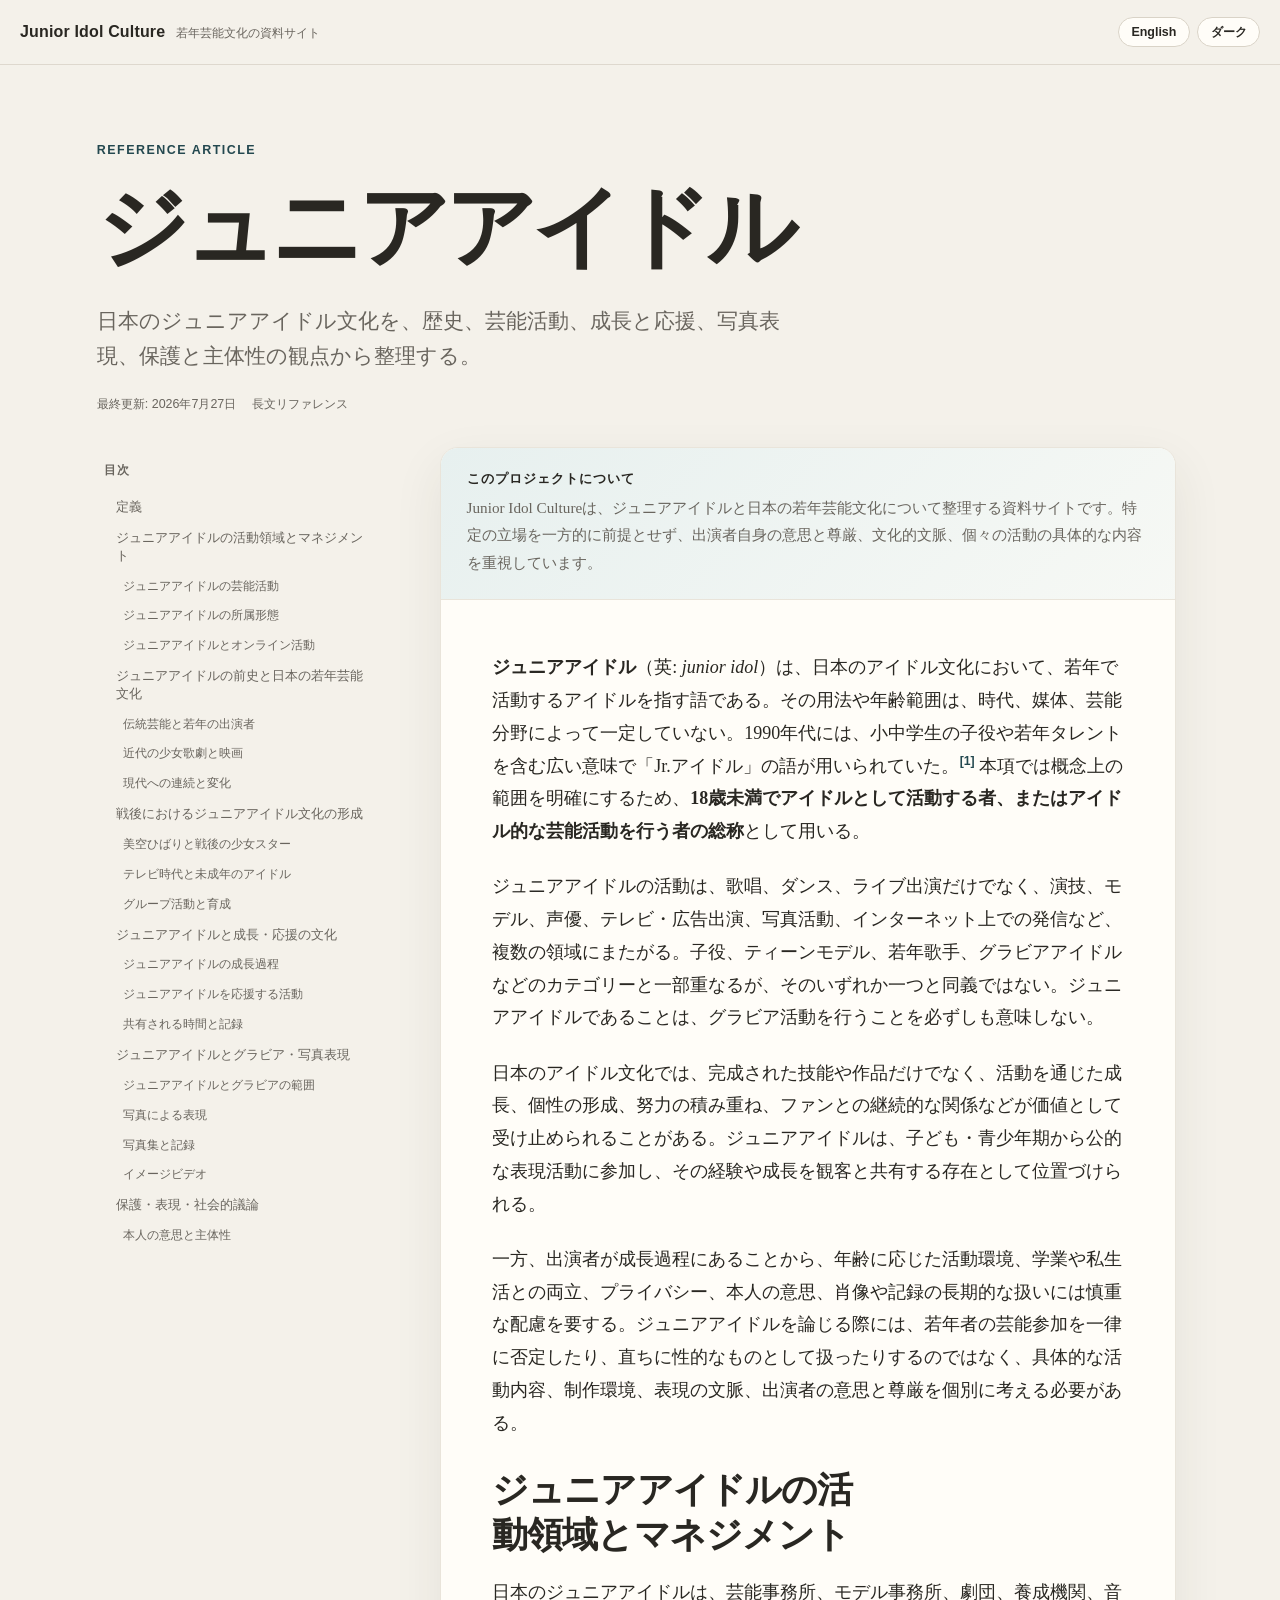
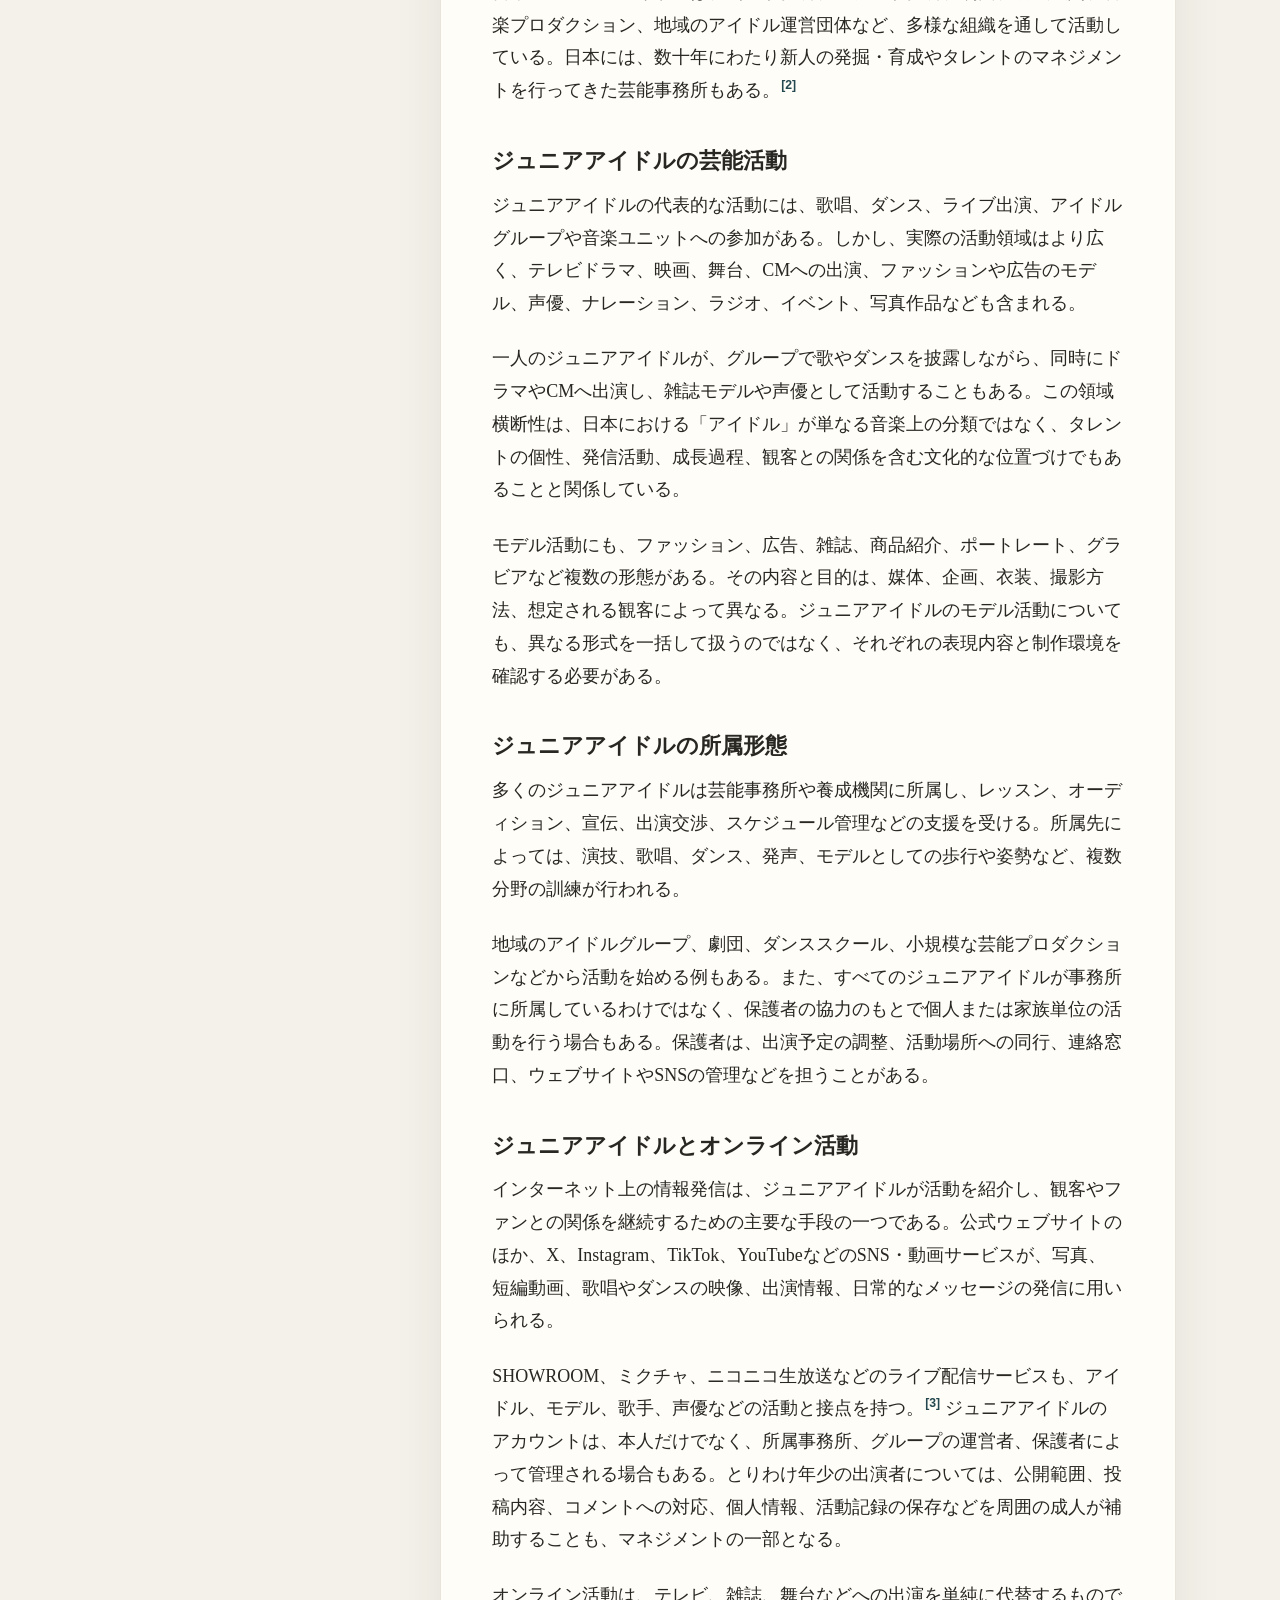
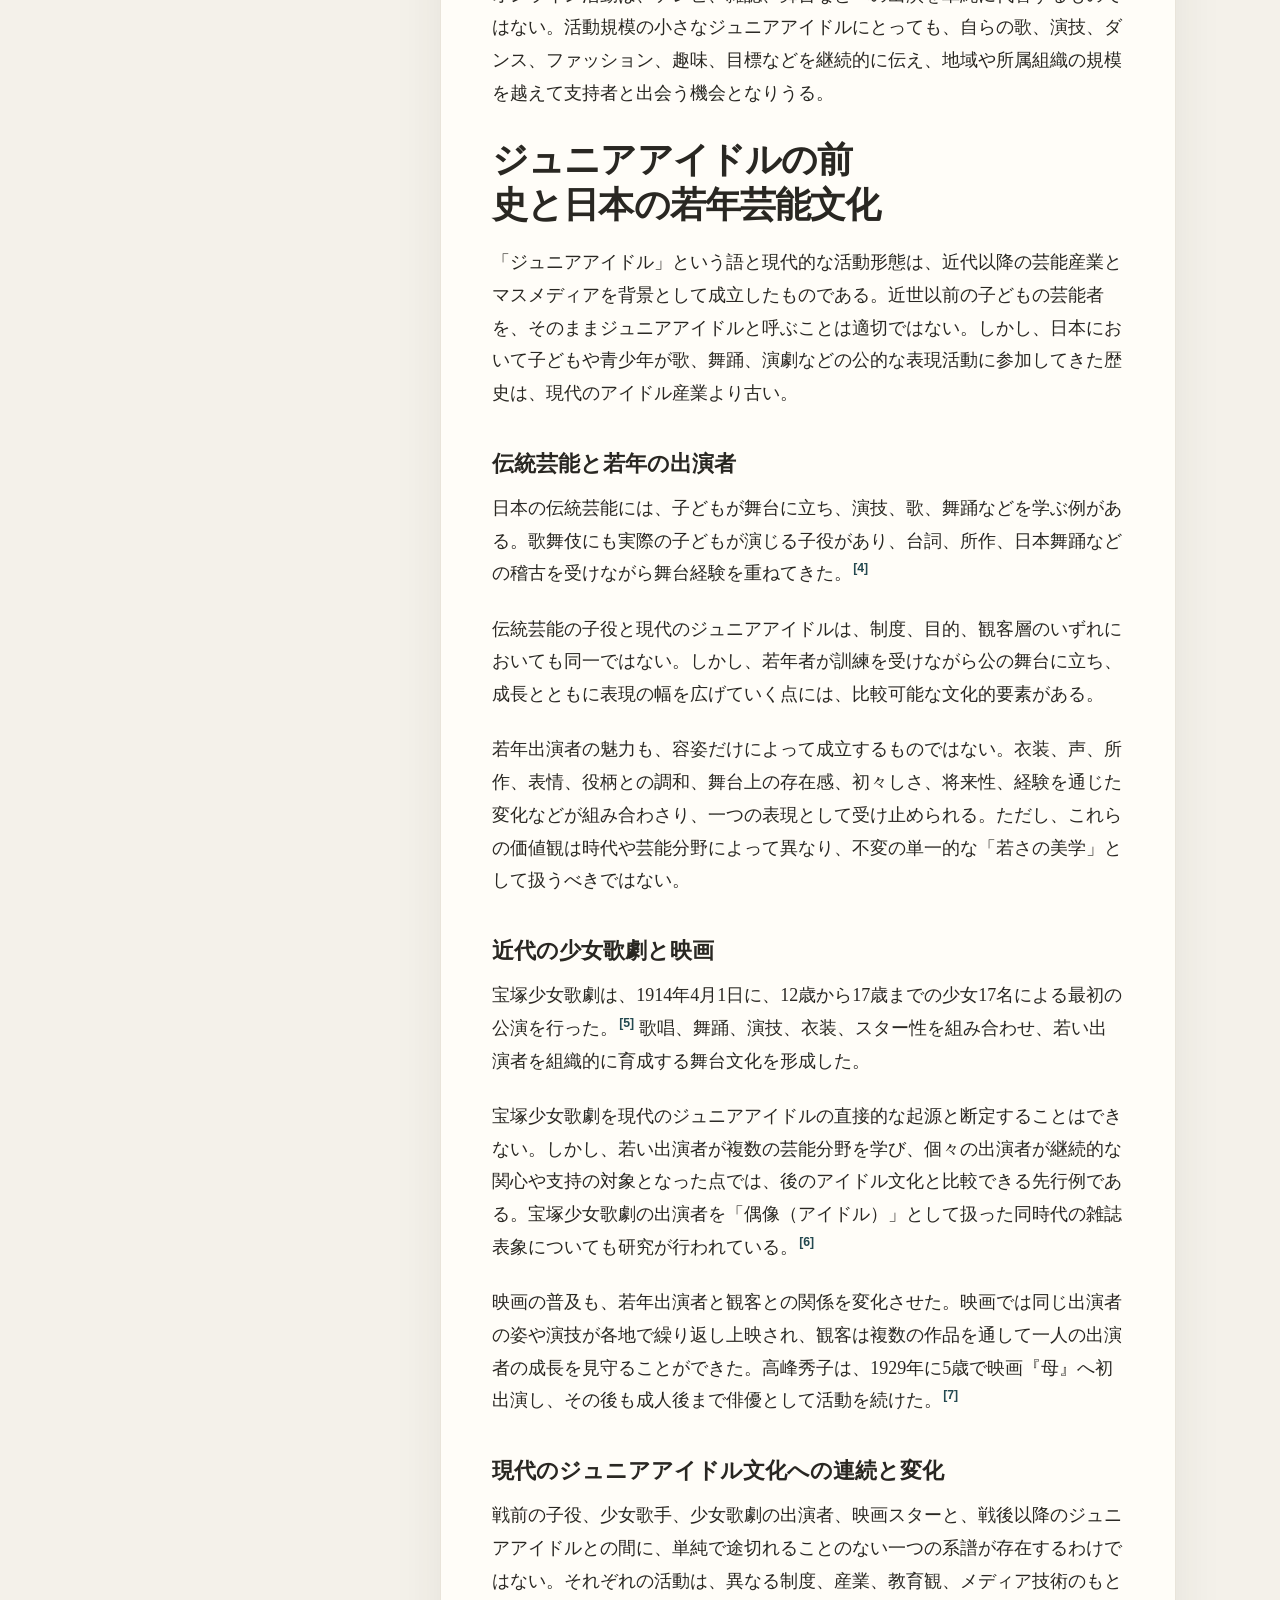
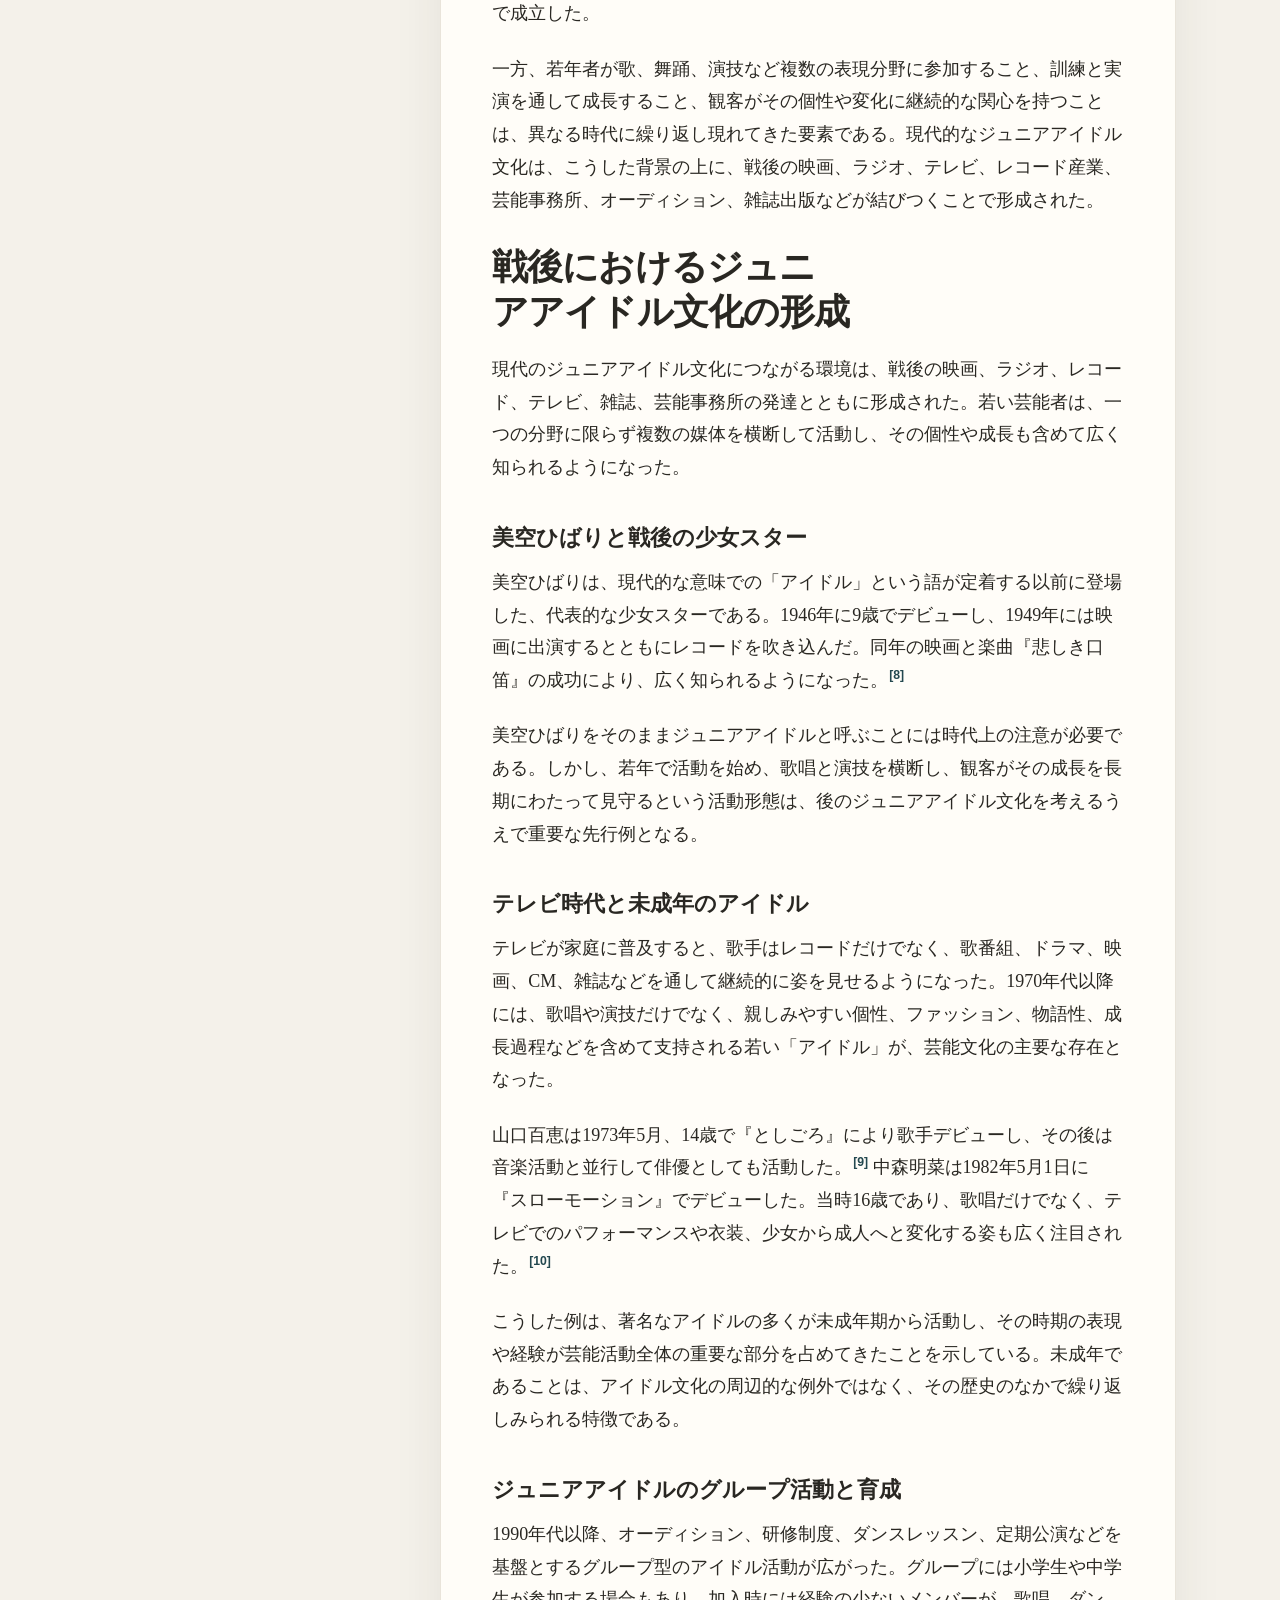
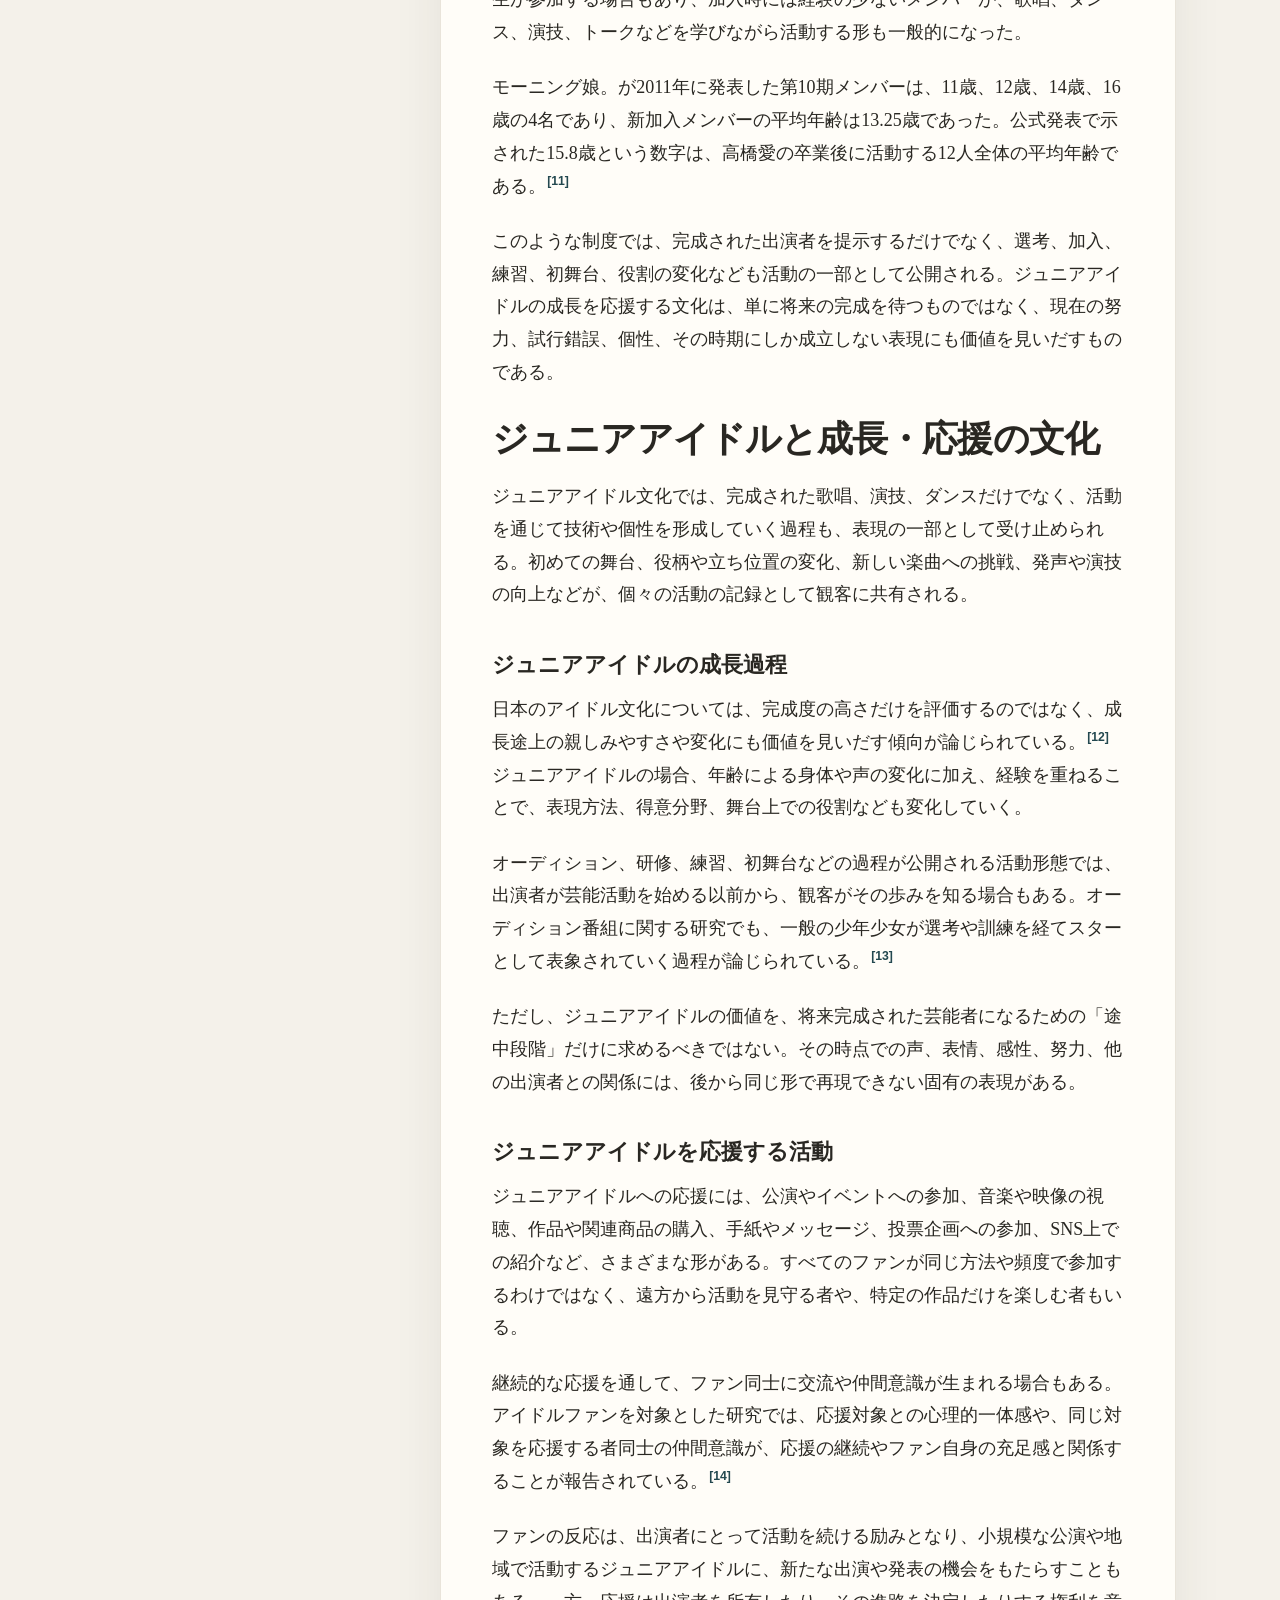
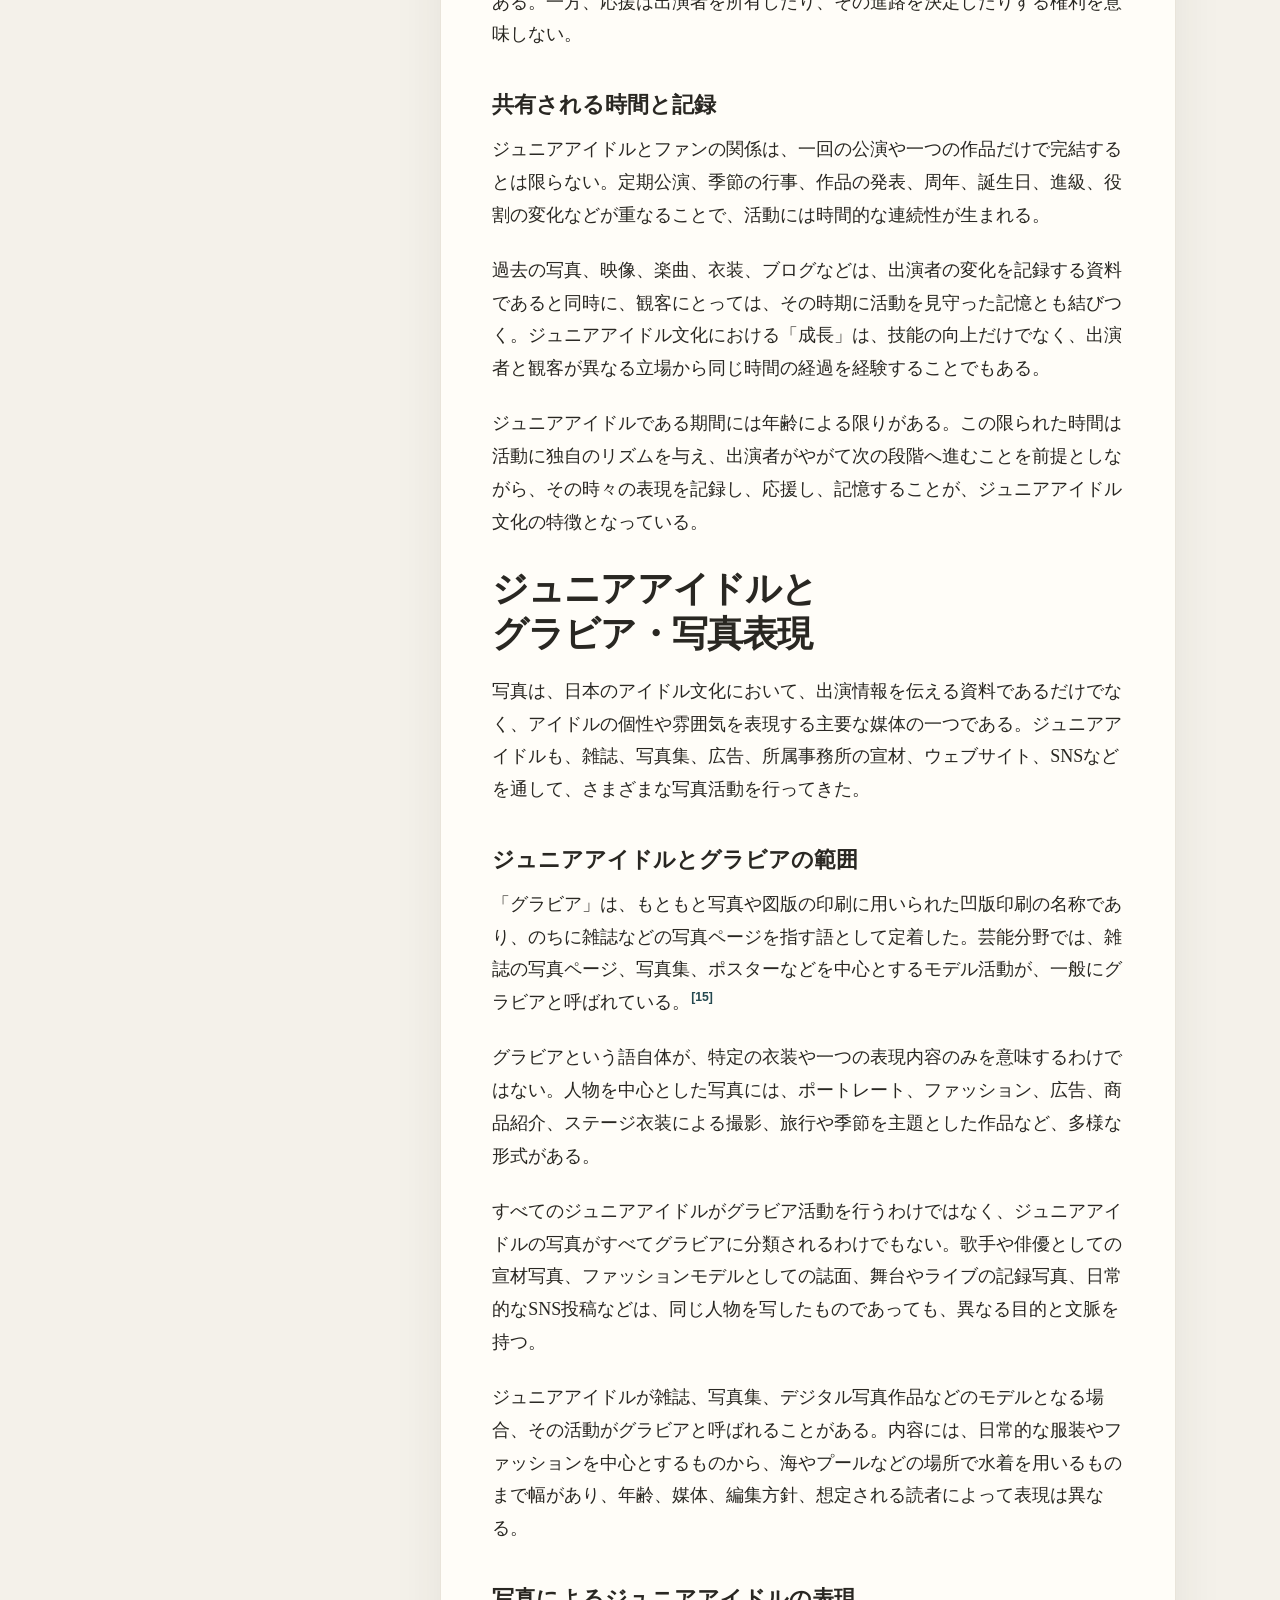
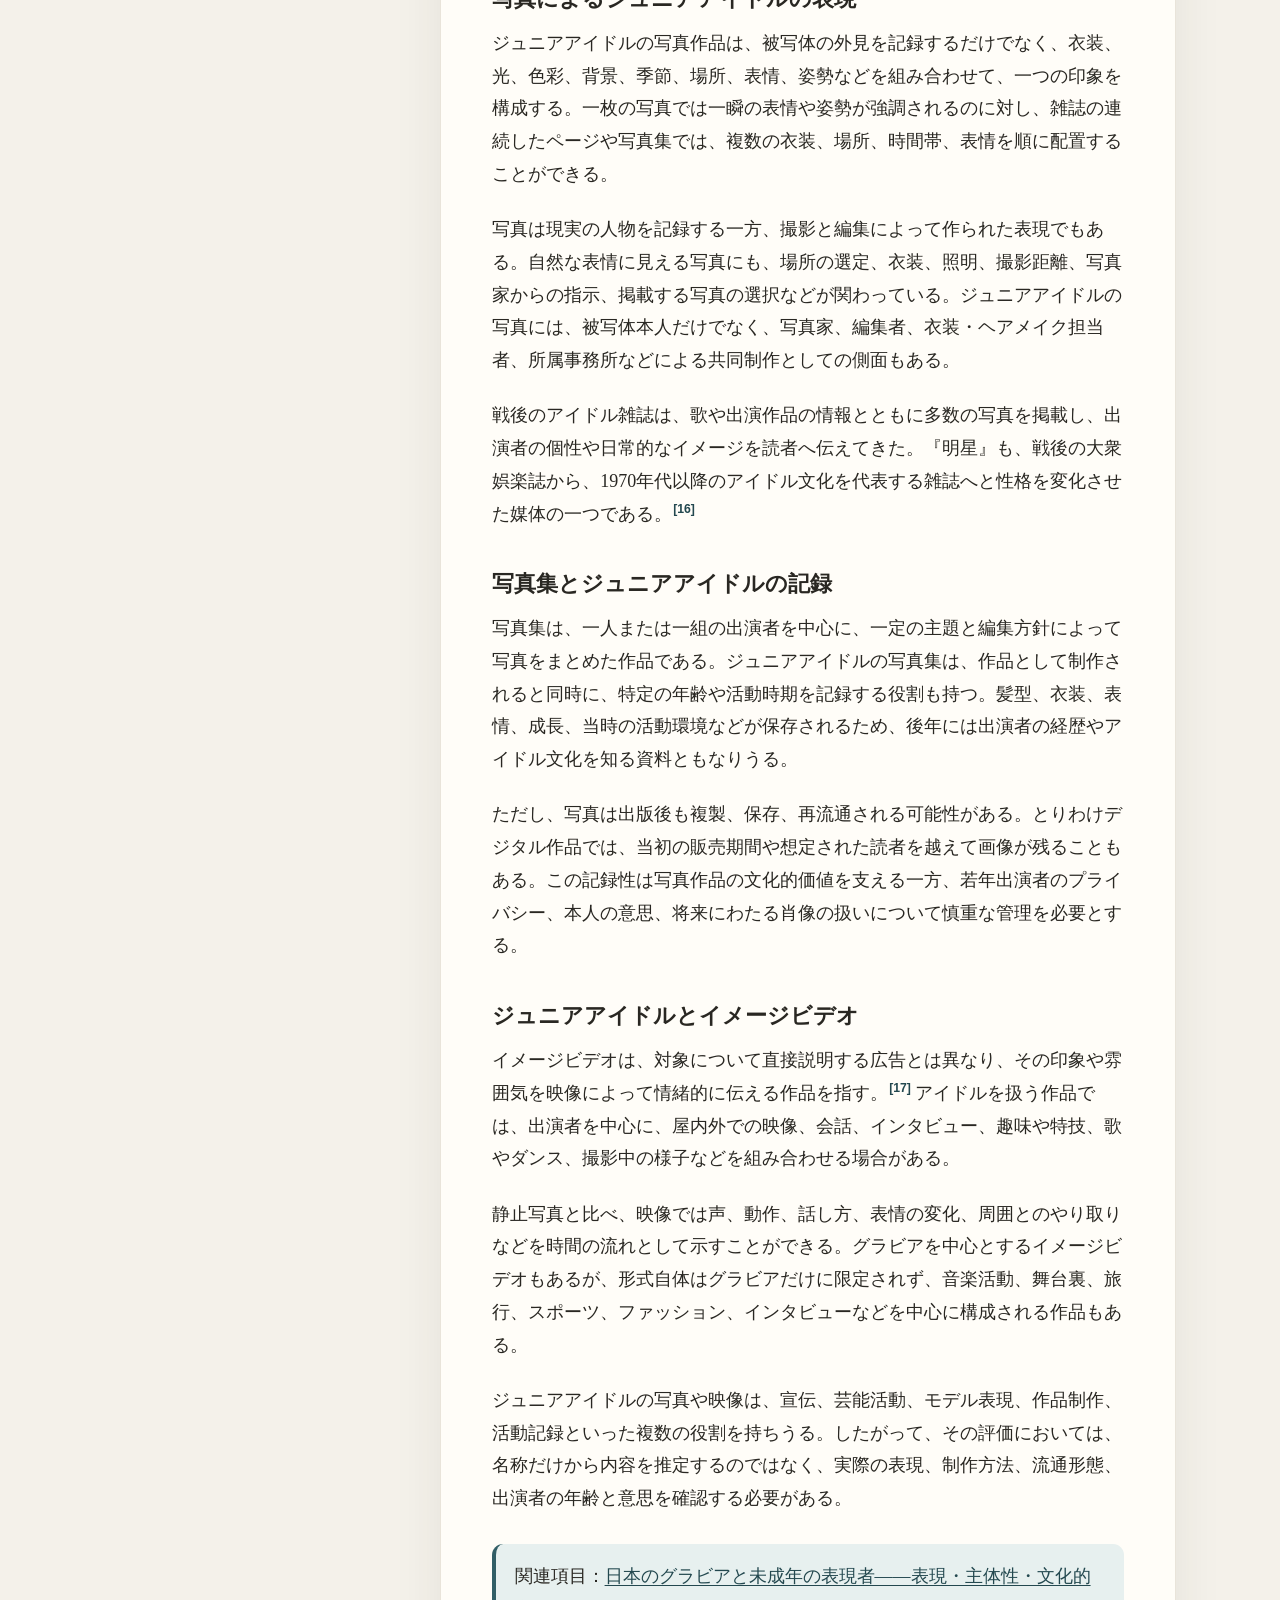
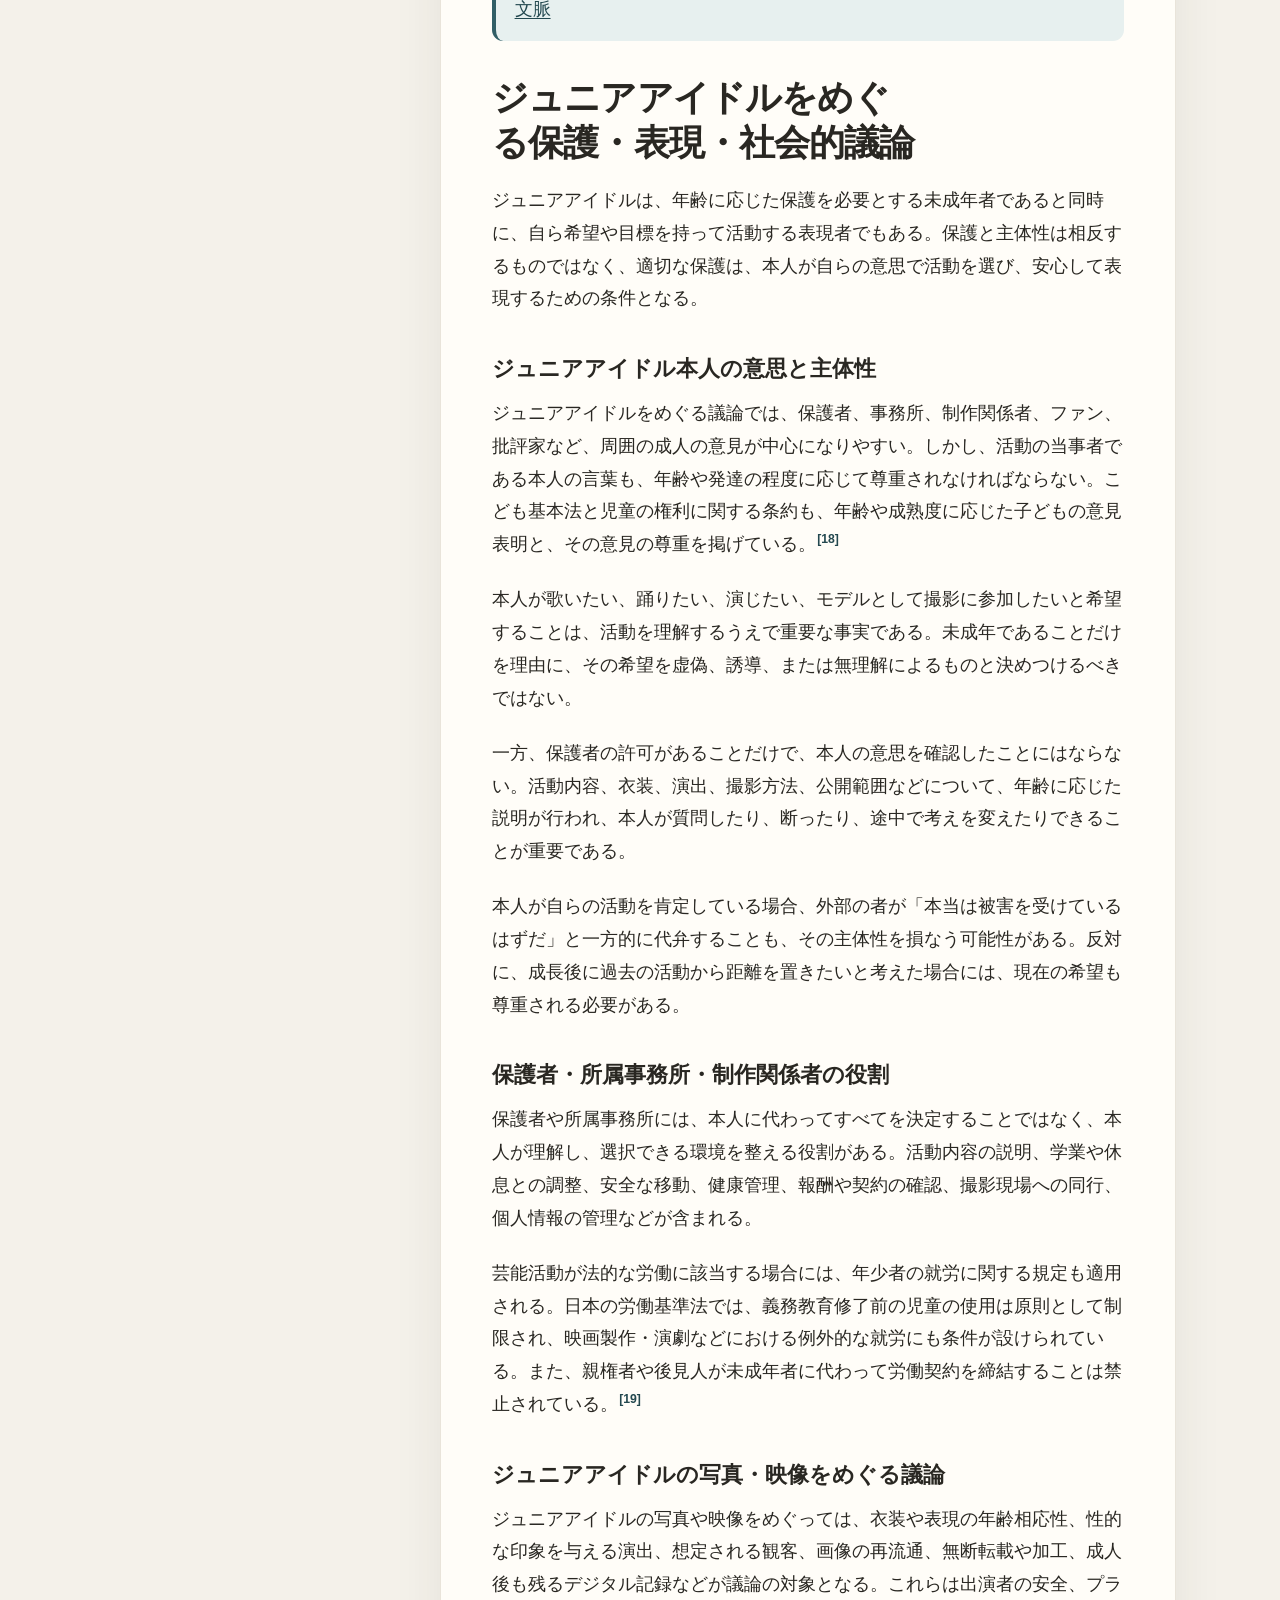
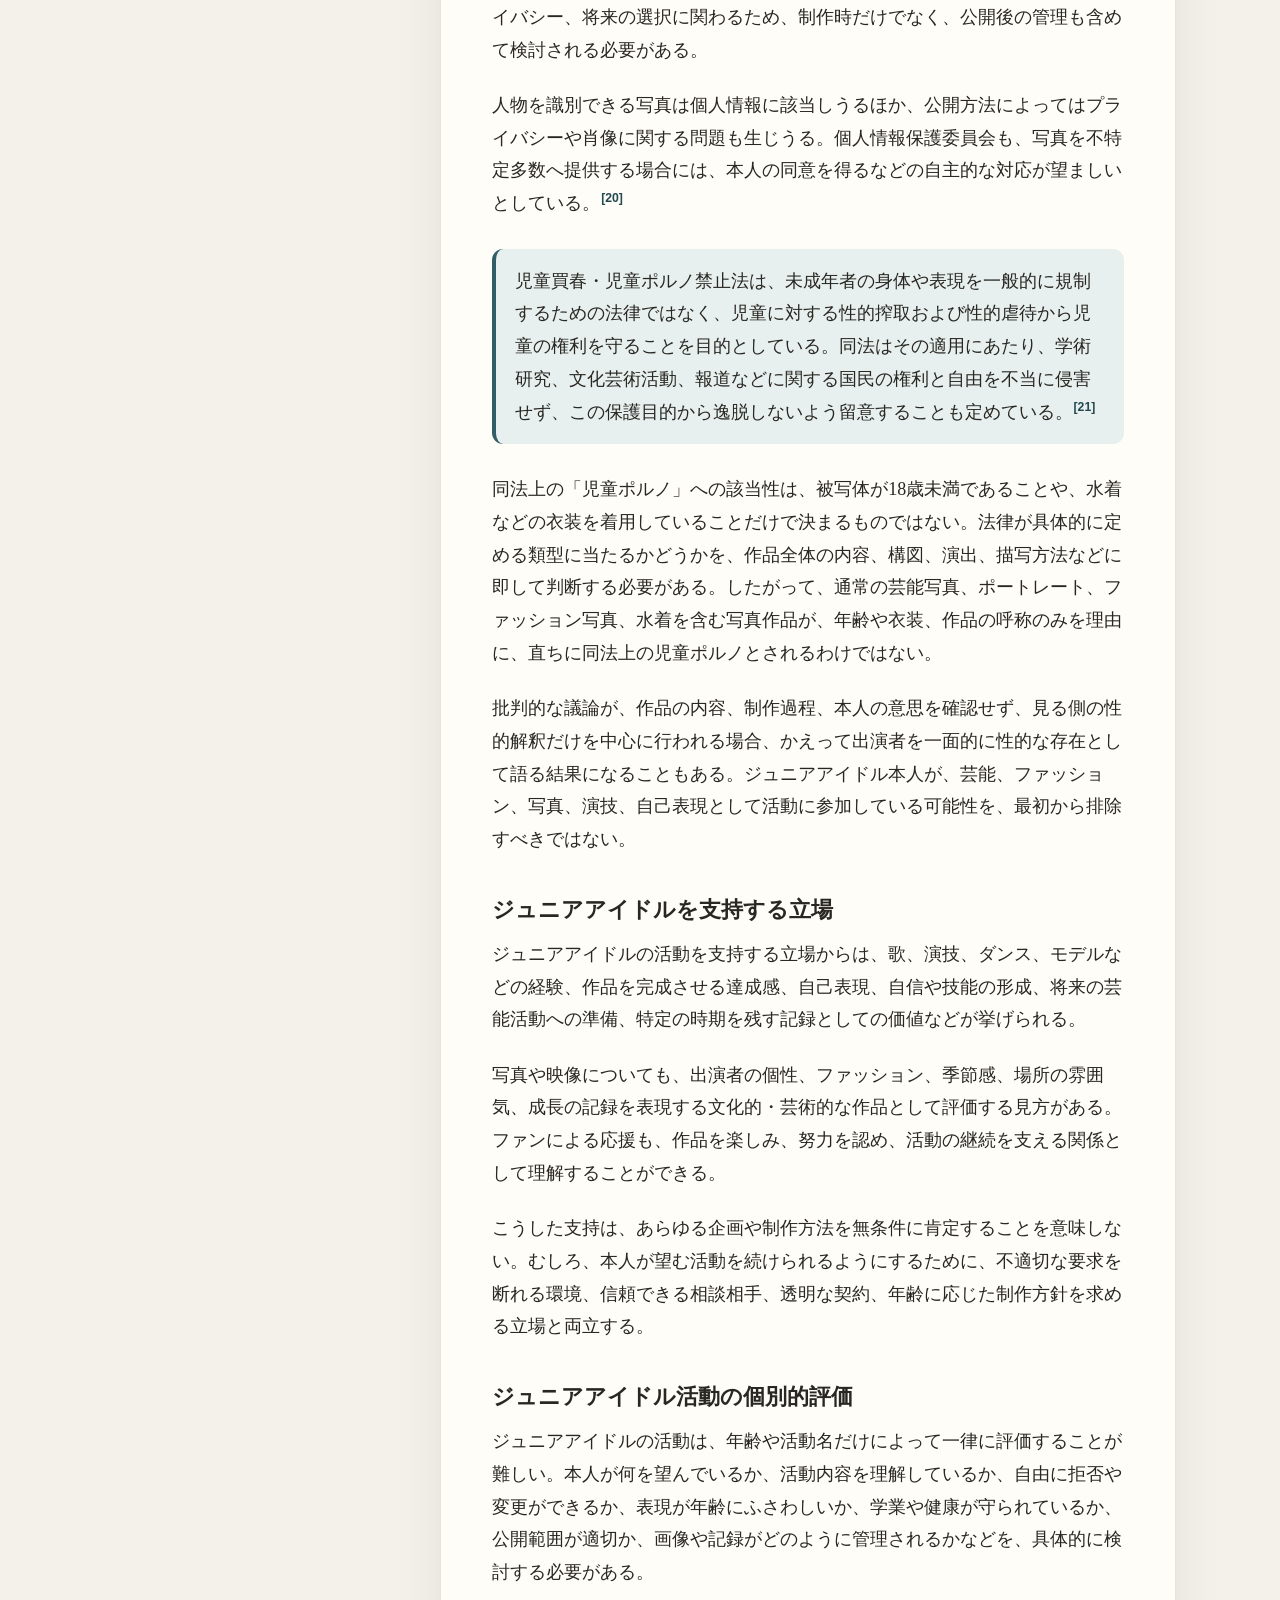
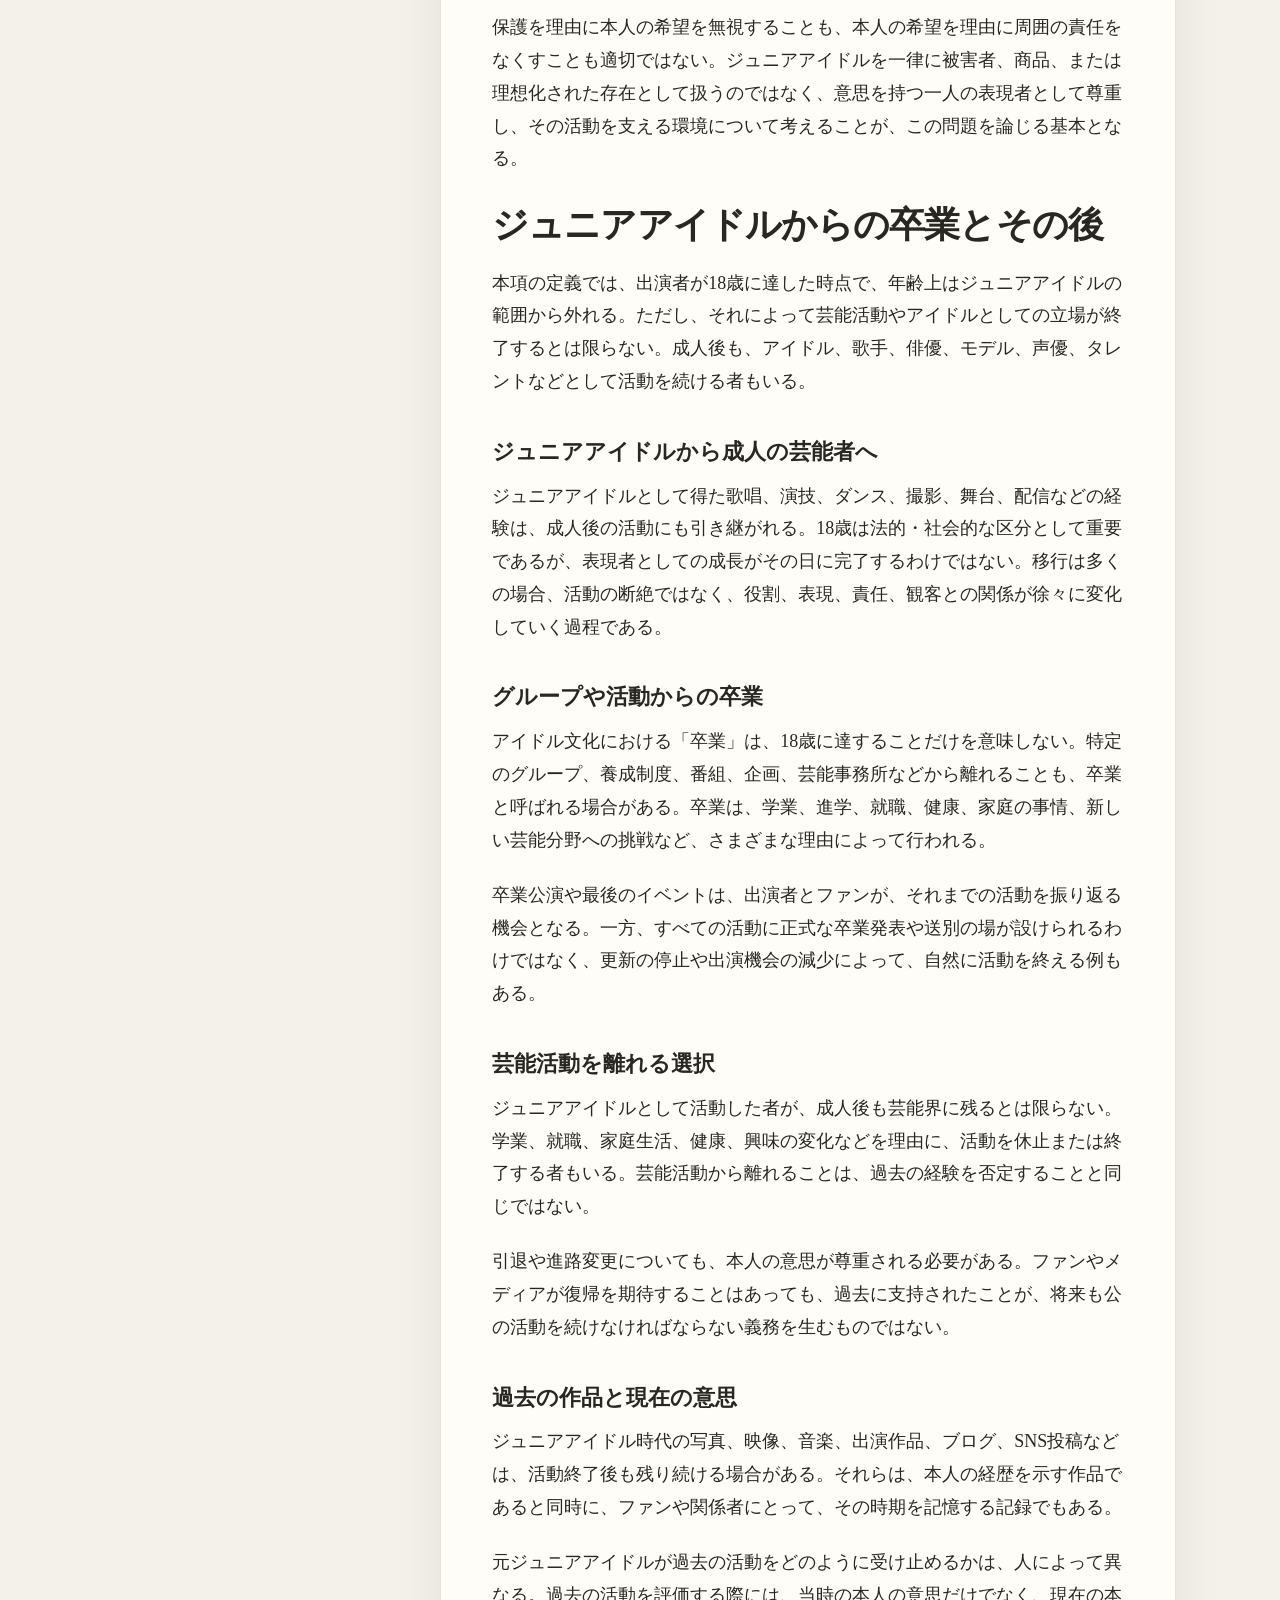
<file: index.html>
<!doctype html>
<html lang="ja" data-theme="light">
<head>
  <meta charset="utf-8">
  <meta name="viewport" content="width=device-width, initial-scale=1">
  <title>ジュニアアイドル｜Junior Idol Culture</title>
  <meta name="description" content="ジュニアアイドルと日本の若年芸能文化について、歴史、活動、成長、写真表現、保護、主体性を整理する資料サイト。">
  <meta name="author" content="Junior Idol Culture">
  <meta name="robots" content="index,follow,max-image-preview:large">
  <link rel="canonical" href="https://junior-idol-culture.github.io/">
  <link rel="alternate" hreflang="ja" href="https://junior-idol-culture.github.io/">
  <link rel="alternate" hreflang="en" href="https://junior-idol-culture.github.io/en/">
  <link rel="alternate" hreflang="x-default" href="https://junior-idol-culture.github.io/">
  <meta property="og:type" content="article">
  <meta property="og:site_name" content="Junior Idol Culture">
  <meta property="og:title" content="ジュニアアイドル｜Junior Idol Culture">
  <meta property="og:description" content="ジュニアアイドルと日本の若年芸能文化について、歴史、活動、成長、写真表現、保護、主体性を整理する資料サイト。">
  <meta property="og:url" content="https://junior-idol-culture.github.io/">
  <meta property="og:locale" content="ja_JP">
  <meta property="og:locale:alternate" content="en_US">
  <meta property="article:modified_time" content="2026-07-27">
  <meta name="twitter:card" content="summary">
  <link rel="stylesheet" href="assets/styles.css">
  <script defer src="assets/site.js"></script>
  <script type="application/ld+json">
  {
    "@context": "https://schema.org",
    "@type": "Article",
    "headline": "ジュニアアイドル｜Junior Idol Culture",
    "description": "ジュニアアイドルと日本の若年芸能文化について、歴史、活動、成長、写真表現、保護、主体性を整理する資料サイト。",
    "inLanguage": "ja",
    "dateModified": "2026-07-27",
    "publisher": {"@type": "Organization", "name": "Junior Idol Culture"},
    "mainEntityOfPage": "https://junior-idol-culture.github.io/"
  }
  </script>
</head>
<body lang="ja">
  <a class="skip-link" href="#article">本文へ移動</a>
  <div class="reading-progress" aria-hidden="true"><span></span></div>

  <header class="site-header">
    <div class="header-inner">
      <a class="brand" href="/">
        <strong>Junior Idol Culture</strong>
        <span>若年芸能文化の資料サイト</span>
      </a>
      <div class="header-actions">
        <a class="lang-link" href="/en/" hreflang="en">English</a>
        <button class="header-button" type="button" data-theme-toggle aria-label="ダークテーマを使用">ダーク</button>
      </div>
    </div>
  </header>

  <header class="hero">
    <div class="hero-inner">
      <p class="kicker">Reference article</p>
      <h1>ジュニアアイドル</h1>
      <p class="deck">日本のジュニアアイドル文化を、歴史、芸能活動、成長と応援、写真表現、保護と主体性の観点から整理する。</p>
      <div class="meta-row">
        <span>最終更新: <time datetime="2026-07-27">2026年7月27日</time></span>
        <span>長文リファレンス</span>
      </div>
    </div>
  </header>

  <main class="page-grid">
    <aside class="toc" aria-label="目次">
      <button class="toc-toggle" type="button" aria-expanded="false" aria-controls="site-toc">目次を表示</button>
      <nav id="site-toc">
        <h2>目次</h2>
        <ol>
<li><a href="#definition">定義</a></li>
<li><a href="#activities">ジュニアアイドルの活動領域とマネジメント</a></li>
<li class="toc-sub"><a href="#entertainment">ジュニアアイドルの芸能活動</a></li>
<li class="toc-sub"><a href="#affiliation">ジュニアアイドルの所属形態</a></li>
<li class="toc-sub"><a href="#online">ジュニアアイドルとオンライン活動</a></li>
<li><a href="#prehistory">ジュニアアイドルの前史と日本の若年芸能文化</a></li>
<li class="toc-sub"><a href="#traditional">伝統芸能と若年の出演者</a></li>
<li class="toc-sub"><a href="#modern">近代の少女歌劇と映画</a></li>
<li class="toc-sub"><a href="#continuity">現代への連続と変化</a></li>
<li><a href="#postwar">戦後におけるジュニアアイドル文化の形成</a></li>
<li class="toc-sub"><a href="#hibari">美空ひばりと戦後の少女スター</a></li>
<li class="toc-sub"><a href="#television">テレビ時代と未成年のアイドル</a></li>
<li class="toc-sub"><a href="#groups">グループ活動と育成</a></li>
<li><a href="#growth">ジュニアアイドルと成長・応援の文化</a></li>
<li class="toc-sub"><a href="#development">ジュニアアイドルの成長過程</a></li>
<li class="toc-sub"><a href="#support">ジュニアアイドルを応援する活動</a></li>
<li class="toc-sub"><a href="#shared-time">共有される時間と記録</a></li>
<li><a href="#gravure">ジュニアアイドルとグラビア・写真表現</a></li>
<li class="toc-sub"><a href="#scope">ジュニアアイドルとグラビアの範囲</a></li>
<li class="toc-sub"><a href="#photography">写真による表現</a></li>
<li class="toc-sub"><a href="#photobooks">写真集と記録</a></li>
<li class="toc-sub"><a href="#image-video">イメージビデオ</a></li>
<li><a href="#debate">保護・表現・社会的議論</a></li>
<li class="toc-sub"><a href="#agency">本人の意思と主体性</a></li>
<li class="toc-sub"><a href="#roles">保護者・事務所・制作関係者の役割</a></li>
<li class="toc-sub"><a href="#images-debate">写真・映像をめぐる議論</a></li>
<li class="toc-sub"><a href="#supportive-view">支持する立場</a></li>
<li class="toc-sub"><a href="#individual">個別的評価</a></li>
<li><a href="#graduation">ジュニアアイドルからの卒業とその後</a></li>
<li class="toc-sub"><a href="#adult">成人の芸能者へ</a></li>
<li class="toc-sub"><a href="#leaving-group">グループや活動からの卒業</a></li>
<li class="toc-sub"><a href="#leaving-industry">芸能活動を離れる選択</a></li>
<li class="toc-sub"><a href="#past-works">過去の作品と現在の意思</a></li>
<li class="toc-sub"><a href="#limited-period">限られた時期としてのジュニアアイドル</a></li>
<li><a href="#references">参考文献</a></li>
</ol>
      </nav>
    </aside>

    <div class="article-shell">
      <section class="project-summary" aria-labelledby="project-summary-title">
        <h2 id="project-summary-title">このプロジェクトについて</h2>
        <p>Junior Idol Cultureは、ジュニアアイドルと日本の若年芸能文化について整理する資料サイトです。特定の立場を一方的に前提とせず、出演者自身の意思と尊厳、文化的文脈、個々の活動の具体的な内容を重視しています。</p>
      </section>
      <article id="article">
        
<section id="definition">
  <p><strong>ジュニアアイドル</strong>（英: <em>junior idol</em>）は、日本のアイドル文化において、若年で活動するアイドルを指す語である。その用法や年齢範囲は、時代、媒体、芸能分野によって一定していない。1990年代には、小中学生の子役や若年タレントを含む広い意味で「Jr.アイドル」の語が用いられていた。<sup class="ref" id="cite-ref-1"><a href="#cite-note-1" aria-label="参考文献 1">[1]</a></sup> 本項では概念上の範囲を明確にするため、<strong>18歳未満でアイドルとして活動する者、またはアイドル的な芸能活動を行う者の総称</strong>として用いる。</p>
  <p>ジュニアアイドルの活動は、歌唱、ダンス、ライブ出演だけでなく、演技、モデル、声優、テレビ・広告出演、写真活動、インターネット上での発信など、複数の領域にまたがる。子役、ティーンモデル、若年歌手、グラビアアイドルなどのカテゴリーと一部重なるが、そのいずれか一つと同義ではない。ジュニアアイドルであることは、グラビア活動を行うことを必ずしも意味しない。</p>
  <p>日本のアイドル文化では、完成された技能や作品だけでなく、活動を通じた成長、個性の形成、努力の積み重ね、ファンとの継続的な関係などが価値として受け止められることがある。ジュニアアイドルは、子ども・青少年期から公的な表現活動に参加し、その経験や成長を観客と共有する存在として位置づけられる。</p>
  <p>一方、出演者が成長過程にあることから、年齢に応じた活動環境、学業や私生活との両立、プライバシー、本人の意思、肖像や記録の長期的な扱いには慎重な配慮を要する。ジュニアアイドルを論じる際には、若年者の芸能参加を一律に否定したり、直ちに性的なものとして扱ったりするのではなく、具体的な活動内容、制作環境、表現の文脈、出演者の意思と尊厳を個別に考える必要がある。</p>
</section>

<section id="activities">
  <h2>ジュニアアイドルの活動領域とマネジメント</h2>
  <p>日本のジュニアアイドルは、芸能事務所、モデル事務所、劇団、養成機関、音楽プロダクション、地域のアイドル運営団体など、多様な組織を通して活動している。日本には、数十年にわたり新人の発掘・育成やタレントのマネジメントを行ってきた芸能事務所もある。<sup class="ref" id="cite-ref-2"><a href="#cite-note-2" aria-label="参考文献 2">[2]</a></sup></p>
  <h3 id="entertainment">ジュニアアイドルの芸能活動</h3>
  <p>ジュニアアイドルの代表的な活動には、歌唱、ダンス、ライブ出演、アイドルグループや音楽ユニットへの参加がある。しかし、実際の活動領域はより広く、テレビドラマ、映画、舞台、CMへの出演、ファッションや広告のモデル、声優、ナレーション、ラジオ、イベント、写真作品なども含まれる。</p>
  <p>一人のジュニアアイドルが、グループで歌やダンスを披露しながら、同時にドラマやCMへ出演し、雑誌モデルや声優として活動することもある。この領域横断性は、日本における「アイドル」が単なる音楽上の分類ではなく、タレントの個性、発信活動、成長過程、観客との関係を含む文化的な位置づけでもあることと関係している。</p>
  <p>モデル活動にも、ファッション、広告、雑誌、商品紹介、ポートレート、グラビアなど複数の形態がある。その内容と目的は、媒体、企画、衣装、撮影方法、想定される観客によって異なる。ジュニアアイドルのモデル活動についても、異なる形式を一括して扱うのではなく、それぞれの表現内容と制作環境を確認する必要がある。</p>
  <h3 id="affiliation">ジュニアアイドルの所属形態</h3>
  <p>多くのジュニアアイドルは芸能事務所や養成機関に所属し、レッスン、オーディション、宣伝、出演交渉、スケジュール管理などの支援を受ける。所属先によっては、演技、歌唱、ダンス、発声、モデルとしての歩行や姿勢など、複数分野の訓練が行われる。</p>
  <p>地域のアイドルグループ、劇団、ダンススクール、小規模な芸能プロダクションなどから活動を始める例もある。また、すべてのジュニアアイドルが事務所に所属しているわけではなく、保護者の協力のもとで個人または家族単位の活動を行う場合もある。保護者は、出演予定の調整、活動場所への同行、連絡窓口、ウェブサイトやSNSの管理などを担うことがある。</p>
  <h3 id="online">ジュニアアイドルとオンライン活動</h3>
  <p>インターネット上の情報発信は、ジュニアアイドルが活動を紹介し、観客やファンとの関係を継続するための主要な手段の一つである。公式ウェブサイトのほか、X、Instagram、TikTok、YouTubeなどのSNS・動画サービスが、写真、短編動画、歌唱やダンスの映像、出演情報、日常的なメッセージの発信に用いられる。</p>
  <p>SHOWROOM、ミクチャ、ニコニコ生放送などのライブ配信サービスも、アイドル、モデル、歌手、声優などの活動と接点を持つ。<sup class="ref" id="cite-ref-3"><a href="#cite-note-3" aria-label="参考文献 3">[3]</a></sup> ジュニアアイドルのアカウントは、本人だけでなく、所属事務所、グループの運営者、保護者によって管理される場合もある。とりわけ年少の出演者については、公開範囲、投稿内容、コメントへの対応、個人情報、活動記録の保存などを周囲の成人が補助することも、マネジメントの一部となる。</p>
  <p>オンライン活動は、テレビ、雑誌、舞台などへの出演を単純に代替するものではない。活動規模の小さなジュニアアイドルにとっても、自らの歌、演技、ダンス、ファッション、趣味、目標などを継続的に伝え、地域や所属組織の規模を越えて支持者と出会う機会となりうる。</p>
</section>

<section id="prehistory">
  <h2>ジュニアアイドルの前史と日本の若年芸能文化</h2>
  <p>「ジュニアアイドル」という語と現代的な活動形態は、近代以降の芸能産業とマスメディアを背景として成立したものである。近世以前の子どもの芸能者を、そのままジュニアアイドルと呼ぶことは適切ではない。しかし、日本において子どもや青少年が歌、舞踊、演劇などの公的な表現活動に参加してきた歴史は、現代のアイドル産業より古い。</p>
  <h3 id="traditional">伝統芸能と若年の出演者</h3>
  <p>日本の伝統芸能には、子どもが舞台に立ち、演技、歌、舞踊などを学ぶ例がある。歌舞伎にも実際の子どもが演じる子役があり、台詞、所作、日本舞踊などの稽古を受けながら舞台経験を重ねてきた。<sup class="ref" id="cite-ref-4"><a href="#cite-note-4" aria-label="参考文献 4">[4]</a></sup></p>
  <p>伝統芸能の子役と現代のジュニアアイドルは、制度、目的、観客層のいずれにおいても同一ではない。しかし、若年者が訓練を受けながら公の舞台に立ち、成長とともに表現の幅を広げていく点には、比較可能な文化的要素がある。</p>
  <p>若年出演者の魅力も、容姿だけによって成立するものではない。衣装、声、所作、表情、役柄との調和、舞台上の存在感、初々しさ、将来性、経験を通じた変化などが組み合わさり、一つの表現として受け止められる。ただし、これらの価値観は時代や芸能分野によって異なり、不変の単一的な「若さの美学」として扱うべきではない。</p>
  <h3 id="modern">近代の少女歌劇と映画</h3>
  <p>宝塚少女歌劇は、1914年4月1日に、12歳から17歳までの少女17名による最初の公演を行った。<sup class="ref" id="cite-ref-5"><a href="#cite-note-5" aria-label="参考文献 5">[5]</a></sup> 歌唱、舞踊、演技、衣装、スター性を組み合わせ、若い出演者を組織的に育成する舞台文化を形成した。</p>
  <p>宝塚少女歌劇を現代のジュニアアイドルの直接的な起源と断定することはできない。しかし、若い出演者が複数の芸能分野を学び、個々の出演者が継続的な関心や支持の対象となった点では、後のアイドル文化と比較できる先行例である。宝塚少女歌劇の出演者を「偶像（アイドル）」として扱った同時代の雑誌表象についても研究が行われている。<sup class="ref" id="cite-ref-6"><a href="#cite-note-6" aria-label="参考文献 6">[6]</a></sup></p>
  <p>映画の普及も、若年出演者と観客との関係を変化させた。映画では同じ出演者の姿や演技が各地で繰り返し上映され、観客は複数の作品を通して一人の出演者の成長を見守ることができた。高峰秀子は、1929年に5歳で映画『母』へ初出演し、その後も成人後まで俳優として活動を続けた。<sup class="ref" id="cite-ref-7"><a href="#cite-note-7" aria-label="参考文献 7">[7]</a></sup></p>
  <h3 id="continuity">現代のジュニアアイドル文化への連続と変化</h3>
  <p>戦前の子役、少女歌手、少女歌劇の出演者、映画スターと、戦後以降のジュニアアイドルとの間に、単純で途切れることのない一つの系譜が存在するわけではない。それぞれの活動は、異なる制度、産業、教育観、メディア技術のもとで成立した。</p>
  <p>一方、若年者が歌、舞踊、演技など複数の表現分野に参加すること、訓練と実演を通して成長すること、観客がその個性や変化に継続的な関心を持つことは、異なる時代に繰り返し現れてきた要素である。現代的なジュニアアイドル文化は、こうした背景の上に、戦後の映画、ラジオ、テレビ、レコード産業、芸能事務所、オーディション、雑誌出版などが結びつくことで形成された。</p>
</section>

<section id="postwar">
  <h2>戦後におけるジュニアアイドル文化の形成</h2>
  <p>現代のジュニアアイドル文化につながる環境は、戦後の映画、ラジオ、レコード、テレビ、雑誌、芸能事務所の発達とともに形成された。若い芸能者は、一つの分野に限らず複数の媒体を横断して活動し、その個性や成長も含めて広く知られるようになった。</p>
  <h3 id="hibari">美空ひばりと戦後の少女スター</h3>
  <p>美空ひばりは、現代的な意味での「アイドル」という語が定着する以前に登場した、代表的な少女スターである。1946年に9歳でデビューし、1949年には映画に出演するとともにレコードを吹き込んだ。同年の映画と楽曲『悲しき口笛』の成功により、広く知られるようになった。<sup class="ref" id="cite-ref-8"><a href="#cite-note-8" aria-label="参考文献 8">[8]</a></sup></p>
  <p>美空ひばりをそのままジュニアアイドルと呼ぶことには時代上の注意が必要である。しかし、若年で活動を始め、歌唱と演技を横断し、観客がその成長を長期にわたって見守るという活動形態は、後のジュニアアイドル文化を考えるうえで重要な先行例となる。</p>
  <h3 id="television">テレビ時代と未成年のアイドル</h3>
  <p>テレビが家庭に普及すると、歌手はレコードだけでなく、歌番組、ドラマ、映画、CM、雑誌などを通して継続的に姿を見せるようになった。1970年代以降には、歌唱や演技だけでなく、親しみやすい個性、ファッション、物語性、成長過程などを含めて支持される若い「アイドル」が、芸能文化の主要な存在となった。</p>
  <p>山口百恵は1973年5月、14歳で『としごろ』により歌手デビューし、その後は音楽活動と並行して俳優としても活動した。<sup class="ref" id="cite-ref-9"><a href="#cite-note-9" aria-label="参考文献 9">[9]</a></sup> 中森明菜は1982年5月1日に『スローモーション』でデビューした。当時16歳であり、歌唱だけでなく、テレビでのパフォーマンスや衣装、少女から成人へと変化する姿も広く注目された。<sup class="ref" id="cite-ref-10"><a href="#cite-note-10" aria-label="参考文献 10">[10]</a></sup></p>
  <p>こうした例は、著名なアイドルの多くが未成年期から活動し、その時期の表現や経験が芸能活動全体の重要な部分を占めてきたことを示している。未成年であることは、アイドル文化の周辺的な例外ではなく、その歴史のなかで繰り返しみられる特徴である。</p>
  <h3 id="groups">ジュニアアイドルのグループ活動と育成</h3>
  <p>1990年代以降、オーディション、研修制度、ダンスレッスン、定期公演などを基盤とするグループ型のアイドル活動が広がった。グループには小学生や中学生が参加する場合もあり、加入時には経験の少ないメンバーが、歌唱、ダンス、演技、トークなどを学びながら活動する形も一般的になった。</p>
  <p>モーニング娘。が2011年に発表した第10期メンバーは、11歳、12歳、14歳、16歳の4名であり、新加入メンバーの平均年齢は13.25歳であった。公式発表で示された15.8歳という数字は、高橋愛の卒業後に活動する12人全体の平均年齢である。<sup class="ref" id="cite-ref-11"><a href="#cite-note-11" aria-label="参考文献 11">[11]</a></sup></p>
  <p>このような制度では、完成された出演者を提示するだけでなく、選考、加入、練習、初舞台、役割の変化なども活動の一部として公開される。ジュニアアイドルの成長を応援する文化は、単に将来の完成を待つものではなく、現在の努力、試行錯誤、個性、その時期にしか成立しない表現にも価値を見いだすものである。</p>
</section>

<section id="growth">
  <h2>ジュニアアイドルと成長・応援の文化</h2>
  <p>ジュニアアイドル文化では、完成された歌唱、演技、ダンスだけでなく、活動を通じて技術や個性を形成していく過程も、表現の一部として受け止められる。初めての舞台、役柄や立ち位置の変化、新しい楽曲への挑戦、発声や演技の向上などが、個々の活動の記録として観客に共有される。</p>
  <h3 id="development">ジュニアアイドルの成長過程</h3>
  <p>日本のアイドル文化については、完成度の高さだけを評価するのではなく、成長途上の親しみやすさや変化にも価値を見いだす傾向が論じられている。<sup class="ref" id="cite-ref-12"><a href="#cite-note-12" aria-label="参考文献 12">[12]</a></sup> ジュニアアイドルの場合、年齢による身体や声の変化に加え、経験を重ねることで、表現方法、得意分野、舞台上での役割なども変化していく。</p>
  <p>オーディション、研修、練習、初舞台などの過程が公開される活動形態では、出演者が芸能活動を始める以前から、観客がその歩みを知る場合もある。オーディション番組に関する研究でも、一般の少年少女が選考や訓練を経てスターとして表象されていく過程が論じられている。<sup class="ref" id="cite-ref-13"><a href="#cite-note-13" aria-label="参考文献 13">[13]</a></sup></p>
  <p>ただし、ジュニアアイドルの価値を、将来完成された芸能者になるための「途中段階」だけに求めるべきではない。その時点での声、表情、感性、努力、他の出演者との関係には、後から同じ形で再現できない固有の表現がある。</p>
  <h3 id="support">ジュニアアイドルを応援する活動</h3>
  <p>ジュニアアイドルへの応援には、公演やイベントへの参加、音楽や映像の視聴、作品や関連商品の購入、手紙やメッセージ、投票企画への参加、SNS上での紹介など、さまざまな形がある。すべてのファンが同じ方法や頻度で参加するわけではなく、遠方から活動を見守る者や、特定の作品だけを楽しむ者もいる。</p>
  <p>継続的な応援を通して、ファン同士に交流や仲間意識が生まれる場合もある。アイドルファンを対象とした研究では、応援対象との心理的一体感や、同じ対象を応援する者同士の仲間意識が、応援の継続やファン自身の充足感と関係することが報告されている。<sup class="ref" id="cite-ref-14"><a href="#cite-note-14" aria-label="参考文献 14">[14]</a></sup></p>
  <p>ファンの反応は、出演者にとって活動を続ける励みとなり、小規模な公演や地域で活動するジュニアアイドルに、新たな出演や発表の機会をもたらすこともある。一方、応援は出演者を所有したり、その進路を決定したりする権利を意味しない。</p>
  <h3 id="shared-time">共有される時間と記録</h3>
  <p>ジュニアアイドルとファンの関係は、一回の公演や一つの作品だけで完結するとは限らない。定期公演、季節の行事、作品の発表、周年、誕生日、進級、役割の変化などが重なることで、活動には時間的な連続性が生まれる。</p>
  <p>過去の写真、映像、楽曲、衣装、ブログなどは、出演者の変化を記録する資料であると同時に、観客にとっては、その時期に活動を見守った記憶とも結びつく。ジュニアアイドル文化における「成長」は、技能の向上だけでなく、出演者と観客が異なる立場から同じ時間の経過を経験することでもある。</p>
  <p>ジュニアアイドルである期間には年齢による限りがある。この限られた時間は活動に独自のリズムを与え、出演者がやがて次の段階へ進むことを前提としながら、その時々の表現を記録し、応援し、記憶することが、ジュニアアイドル文化の特徴となっている。</p>
</section>

<section id="gravure">
  <h2>ジュニアアイドルとグラビア・写真表現</h2>
  <p>写真は、日本のアイドル文化において、出演情報を伝える資料であるだけでなく、アイドルの個性や雰囲気を表現する主要な媒体の一つである。ジュニアアイドルも、雑誌、写真集、広告、所属事務所の宣材、ウェブサイト、SNSなどを通して、さまざまな写真活動を行ってきた。</p>
  <h3 id="scope">ジュニアアイドルとグラビアの範囲</h3>
  <p>「グラビア」は、もともと写真や図版の印刷に用いられた凹版印刷の名称であり、のちに雑誌などの写真ページを指す語として定着した。芸能分野では、雑誌の写真ページ、写真集、ポスターなどを中心とするモデル活動が、一般にグラビアと呼ばれている。<sup class="ref" id="cite-ref-15"><a href="#cite-note-15" aria-label="参考文献 15">[15]</a></sup></p>
  <p>グラビアという語自体が、特定の衣装や一つの表現内容のみを意味するわけではない。人物を中心とした写真には、ポートレート、ファッション、広告、商品紹介、ステージ衣装による撮影、旅行や季節を主題とした作品など、多様な形式がある。</p>
  <p>すべてのジュニアアイドルがグラビア活動を行うわけではなく、ジュニアアイドルの写真がすべてグラビアに分類されるわけでもない。歌手や俳優としての宣材写真、ファッションモデルとしての誌面、舞台やライブの記録写真、日常的なSNS投稿などは、同じ人物を写したものであっても、異なる目的と文脈を持つ。</p>
  <p>ジュニアアイドルが雑誌、写真集、デジタル写真作品などのモデルとなる場合、その活動がグラビアと呼ばれることがある。内容には、日常的な服装やファッションを中心とするものから、海やプールなどの場所で水着を用いるものまで幅があり、年齢、媒体、編集方針、想定される読者によって表現は異なる。</p>
  <h3 id="photography">写真によるジュニアアイドルの表現</h3>
  <p>ジュニアアイドルの写真作品は、被写体の外見を記録するだけでなく、衣装、光、色彩、背景、季節、場所、表情、姿勢などを組み合わせて、一つの印象を構成する。一枚の写真では一瞬の表情や姿勢が強調されるのに対し、雑誌の連続したページや写真集では、複数の衣装、場所、時間帯、表情を順に配置することができる。</p>
  <p>写真は現実の人物を記録する一方、撮影と編集によって作られた表現でもある。自然な表情に見える写真にも、場所の選定、衣装、照明、撮影距離、写真家からの指示、掲載する写真の選択などが関わっている。ジュニアアイドルの写真には、被写体本人だけでなく、写真家、編集者、衣装・ヘアメイク担当者、所属事務所などによる共同制作としての側面もある。</p>
  <p>戦後のアイドル雑誌は、歌や出演作品の情報とともに多数の写真を掲載し、出演者の個性や日常的なイメージを読者へ伝えてきた。『明星』も、戦後の大衆娯楽誌から、1970年代以降のアイドル文化を代表する雑誌へと性格を変化させた媒体の一つである。<sup class="ref" id="cite-ref-16"><a href="#cite-note-16" aria-label="参考文献 16">[16]</a></sup></p>
  <h3 id="photobooks">写真集とジュニアアイドルの記録</h3>
  <p>写真集は、一人または一組の出演者を中心に、一定の主題と編集方針によって写真をまとめた作品である。ジュニアアイドルの写真集は、作品として制作されると同時に、特定の年齢や活動時期を記録する役割も持つ。髪型、衣装、表情、成長、当時の活動環境などが保存されるため、後年には出演者の経歴やアイドル文化を知る資料ともなりうる。</p>
  <p>ただし、写真は出版後も複製、保存、再流通される可能性がある。とりわけデジタル作品では、当初の販売期間や想定された読者を越えて画像が残ることもある。この記録性は写真作品の文化的価値を支える一方、若年出演者のプライバシー、本人の意思、将来にわたる肖像の扱いについて慎重な管理を必要とする。</p>
  <h3 id="image-video">ジュニアアイドルとイメージビデオ</h3>
  <p>イメージビデオは、対象について直接説明する広告とは異なり、その印象や雰囲気を映像によって情緒的に伝える作品を指す。<sup class="ref" id="cite-ref-17"><a href="#cite-note-17" aria-label="参考文献 17">[17]</a></sup> アイドルを扱う作品では、出演者を中心に、屋内外での映像、会話、インタビュー、趣味や特技、歌やダンス、撮影中の様子などを組み合わせる場合がある。</p>
  <p>静止写真と比べ、映像では声、動作、話し方、表情の変化、周囲とのやり取りなどを時間の流れとして示すことができる。グラビアを中心とするイメージビデオもあるが、形式自体はグラビアだけに限定されず、音楽活動、舞台裏、旅行、スポーツ、ファッション、インタビューなどを中心に構成される作品もある。</p>
  <p>ジュニアアイドルの写真や映像は、宣伝、芸能活動、モデル表現、作品制作、活動記録といった複数の役割を持ちうる。したがって、その評価においては、名称だけから内容を推定するのではなく、実際の表現、制作方法、流通形態、出演者の年齢と意思を確認する必要がある。</p>
  <div class="callout"><p>関連項目：<a href="https://idol-culture.github.io/gravure-and-minors/" rel="external noopener">日本のグラビアと未成年の表現者――表現・主体性・文化的文脈</a></p></div>
</section>

<section id="debate">
  <h2>ジュニアアイドルをめぐる保護・表現・社会的議論</h2>
  <p>ジュニアアイドルは、年齢に応じた保護を必要とする未成年者であると同時に、自ら希望や目標を持って活動する表現者でもある。保護と主体性は相反するものではなく、適切な保護は、本人が自らの意思で活動を選び、安心して表現するための条件となる。</p>
  <h3 id="agency">ジュニアアイドル本人の意思と主体性</h3>
  <p>ジュニアアイドルをめぐる議論では、保護者、事務所、制作関係者、ファン、批評家など、周囲の成人の意見が中心になりやすい。しかし、活動の当事者である本人の言葉も、年齢や発達の程度に応じて尊重されなければならない。こども基本法と児童の権利に関する条約も、年齢や成熟度に応じた子どもの意見表明と、その意見の尊重を掲げている。<sup class="ref" id="cite-ref-18"><a href="#cite-note-18" aria-label="参考文献 18">[18]</a></sup></p>
  <p>本人が歌いたい、踊りたい、演じたい、モデルとして撮影に参加したいと希望することは、活動を理解するうえで重要な事実である。未成年であることだけを理由に、その希望を虚偽、誘導、または無理解によるものと決めつけるべきではない。</p>
  <p>一方、保護者の許可があることだけで、本人の意思を確認したことにはならない。活動内容、衣装、演出、撮影方法、公開範囲などについて、年齢に応じた説明が行われ、本人が質問したり、断ったり、途中で考えを変えたりできることが重要である。</p>
  <p>本人が自らの活動を肯定している場合、外部の者が「本当は被害を受けているはずだ」と一方的に代弁することも、その主体性を損なう可能性がある。反対に、成長後に過去の活動から距離を置きたいと考えた場合には、現在の希望も尊重される必要がある。</p>
  <h3 id="roles">保護者・所属事務所・制作関係者の役割</h3>
  <p>保護者や所属事務所には、本人に代わってすべてを決定することではなく、本人が理解し、選択できる環境を整える役割がある。活動内容の説明、学業や休息との調整、安全な移動、健康管理、報酬や契約の確認、撮影現場への同行、個人情報の管理などが含まれる。</p>
  <p>芸能活動が法的な労働に該当する場合には、年少者の就労に関する規定も適用される。日本の労働基準法では、義務教育修了前の児童の使用は原則として制限され、映画製作・演劇などにおける例外的な就労にも条件が設けられている。また、親権者や後見人が未成年者に代わって労働契約を締結することは禁止されている。<sup class="ref" id="cite-ref-19"><a href="#cite-note-19" aria-label="参考文献 19">[19]</a></sup></p>
  <h3 id="images-debate">ジュニアアイドルの写真・映像をめぐる議論</h3>
  <p>ジュニアアイドルの写真や映像をめぐっては、衣装や表現の年齢相応性、性的な印象を与える演出、想定される観客、画像の再流通、無断転載や加工、成人後も残るデジタル記録などが議論の対象となる。これらは出演者の安全、プライバシー、将来の選択に関わるため、制作時だけでなく、公開後の管理も含めて検討される必要がある。</p>
  <p>人物を識別できる写真は個人情報に該当しうるほか、公開方法によってはプライバシーや肖像に関する問題も生じうる。個人情報保護委員会も、写真を不特定多数へ提供する場合には、本人の同意を得るなどの自主的な対応が望ましいとしている。<sup class="ref" id="cite-ref-20"><a href="#cite-note-20" aria-label="参考文献 20">[20]</a></sup></p>
  <div class="callout"><p>児童買春・児童ポルノ禁止法は、未成年者の身体や表現を一般的に規制するための法律ではなく、児童に対する性的搾取および性的虐待から児童の権利を守ることを目的としている。同法はその適用にあたり、学術研究、文化芸術活動、報道などに関する国民の権利と自由を不当に侵害せず、この保護目的から逸脱しないよう留意することも定めている。<sup class="ref" id="cite-ref-21"><a href="#cite-note-21" aria-label="参考文献 21">[21]</a></sup></p></div>
  <p>同法上の「児童ポルノ」への該当性は、被写体が18歳未満であることや、水着などの衣装を着用していることだけで決まるものではない。法律が具体的に定める類型に当たるかどうかを、作品全体の内容、構図、演出、描写方法などに即して判断する必要がある。したがって、通常の芸能写真、ポートレート、ファッション写真、水着を含む写真作品が、年齢や衣装、作品の呼称のみを理由に、直ちに同法上の児童ポルノとされるわけではない。</p>
  <p>批判的な議論が、作品の内容、制作過程、本人の意思を確認せず、見る側の性的解釈だけを中心に行われる場合、かえって出演者を一面的に性的な存在として語る結果になることもある。ジュニアアイドル本人が、芸能、ファッション、写真、演技、自己表現として活動に参加している可能性を、最初から排除すべきではない。</p>
  <h3 id="supportive-view">ジュニアアイドルを支持する立場</h3>
  <p>ジュニアアイドルの活動を支持する立場からは、歌、演技、ダンス、モデルなどの経験、作品を完成させる達成感、自己表現、自信や技能の形成、将来の芸能活動への準備、特定の時期を残す記録としての価値などが挙げられる。</p>
  <p>写真や映像についても、出演者の個性、ファッション、季節感、場所の雰囲気、成長の記録を表現する文化的・芸術的な作品として評価する見方がある。ファンによる応援も、作品を楽しみ、努力を認め、活動の継続を支える関係として理解することができる。</p>
  <p>こうした支持は、あらゆる企画や制作方法を無条件に肯定することを意味しない。むしろ、本人が望む活動を続けられるようにするために、不適切な要求を断れる環境、信頼できる相談相手、透明な契約、年齢に応じた制作方針を求める立場と両立する。</p>
  <h3 id="individual">ジュニアアイドル活動の個別的評価</h3>
  <p>ジュニアアイドルの活動は、年齢や活動名だけによって一律に評価することが難しい。本人が何を望んでいるか、活動内容を理解しているか、自由に拒否や変更ができるか、表現が年齢にふさわしいか、学業や健康が守られているか、公開範囲が適切か、画像や記録がどのように管理されるかなどを、具体的に検討する必要がある。</p>
  <p>保護を理由に本人の希望を無視することも、本人の希望を理由に周囲の責任をなくすことも適切ではない。ジュニアアイドルを一律に被害者、商品、または理想化された存在として扱うのではなく、意思を持つ一人の表現者として尊重し、その活動を支える環境について考えることが、この問題を論じる基本となる。</p>
</section>

<section id="graduation">
  <h2>ジュニアアイドルからの卒業とその後</h2>
  <p>本項の定義では、出演者が18歳に達した時点で、年齢上はジュニアアイドルの範囲から外れる。ただし、それによって芸能活動やアイドルとしての立場が終了するとは限らない。成人後も、アイドル、歌手、俳優、モデル、声優、タレントなどとして活動を続ける者もいる。</p>
  <h3 id="adult">ジュニアアイドルから成人の芸能者へ</h3>
  <p>ジュニアアイドルとして得た歌唱、演技、ダンス、撮影、舞台、配信などの経験は、成人後の活動にも引き継がれる。18歳は法的・社会的な区分として重要であるが、表現者としての成長がその日に完了するわけではない。移行は多くの場合、活動の断絶ではなく、役割、表現、責任、観客との関係が徐々に変化していく過程である。</p>
  <h3 id="leaving-group">グループや活動からの卒業</h3>
  <p>アイドル文化における「卒業」は、18歳に達することだけを意味しない。特定のグループ、養成制度、番組、企画、芸能事務所などから離れることも、卒業と呼ばれる場合がある。卒業は、学業、進学、就職、健康、家庭の事情、新しい芸能分野への挑戦など、さまざまな理由によって行われる。</p>
  <p>卒業公演や最後のイベントは、出演者とファンが、それまでの活動を振り返る機会となる。一方、すべての活動に正式な卒業発表や送別の場が設けられるわけではなく、更新の停止や出演機会の減少によって、自然に活動を終える例もある。</p>
  <h3 id="leaving-industry">芸能活動を離れる選択</h3>
  <p>ジュニアアイドルとして活動した者が、成人後も芸能界に残るとは限らない。学業、就職、家庭生活、健康、興味の変化などを理由に、活動を休止または終了する者もいる。芸能活動から離れることは、過去の経験を否定することと同じではない。</p>
  <p>引退や進路変更についても、本人の意思が尊重される必要がある。ファンやメディアが復帰を期待することはあっても、過去に支持されたことが、将来も公の活動を続けなければならない義務を生むものではない。</p>
  <h3 id="past-works">過去の作品と現在の意思</h3>
  <p>ジュニアアイドル時代の写真、映像、音楽、出演作品、ブログ、SNS投稿などは、活動終了後も残り続ける場合がある。それらは、本人の経歴を示す作品であると同時に、ファンや関係者にとって、その時期を記憶する記録でもある。</p>
  <p>元ジュニアアイドルが過去の活動をどのように受け止めるかは、人によって異なる。過去の活動を評価する際には、当時の本人の意思だけでなく、現在の本人の意思も尊重されるべきである。一方、成人後の本人が過去の作品を肯定的に語っている場合、その評価を外部から一方的に否定することも適切ではない。</p>
  <h3 id="limited-period">限られた時期としてのジュニアアイドル</h3>
  <p>ジュニアアイドルである期間は、年齢によって必ず終わる。そのため、ジュニアアイドル文化には、成長と変化を前提とした一時性がある。しかし、一時的であることは、その活動の価値が小さいことを意味しない。限られた時期の声、表情、技能、友情、舞台、作品は、後から同じ形で再現することができない。</p>
  <p>ジュニアアイドルからの卒業は、単なる終了ではなく、次の段階への移行である。芸能活動を続ける場合も、別の道へ進む場合も、ジュニアアイドルとして過ごした時間は、その後の人生や文化的記録の一部として残る。</p>
</section>

<section class="references" id="references"><h2>参考文献</h2><ol><li id="cite-note-1"><a class="backref" href="#cite-ref-1" aria-label="本文へ戻る">↩</a>高倉文紀ほか『Jr.アイドル名鑑――小中学生子役・美少女タレント完全データブック』宙出版、1997年；高倉文紀ほか『Jr.アイドルPERFECT名鑑――小中学生子役・美少女タレント完全データブック』ティーツー出版、1999年。 <a href="https://ci.nii.ac.jp/ncid/BA35408532?l=ja" rel="external noopener">1997年版</a>；<a href="https://ci.nii.ac.jp/ncid/BA41731408?l=ja" rel="external noopener">1999年版</a></li><li id="cite-note-2"><a class="backref" href="#cite-ref-2" aria-label="本文へ戻る">↩</a>ホリプロ「会社概要」「各事業本部紹介」。新人の発掘・育成とタレントのマネジメントを長年行ってきた日本の芸能事務所の一例として参照。 <a href="https://www.horipro.co.jp/about/" rel="external noopener">資料</a></li><li id="cite-note-3"><a class="backref" href="#cite-ref-3" aria-label="本文へ戻る">↩</a>SHOWROOM公式サイト。アイドル、モデル、歌手、声優などが利用するライブ配信サービスの一例として参照。 <a href="https://www.showroom-live.com/" rel="external noopener">資料</a></li><li id="cite-note-4"><a class="backref" href="#cite-ref-4" aria-label="本文へ戻る">↩</a>日本芸術文化振興会「歌舞伎の子役」；松竹「歌舞伎子役とは」（こども歌舞伎スクール寺子屋）。 <a href="https://www2.ntj.jac.go.jp/dglib/contents/learn/edc25/jp/evolution/stock-characters.html" rel="external noopener">日本芸術文化振興会</a>；<a href="https://www.shochiku.co.jp/terakoya/about/koyaku" rel="external noopener">松竹</a></li><li id="cite-note-5"><a class="backref" href="#cite-ref-5" aria-label="本文へ戻る">↩</a>宝塚歌劇「5分で分かる！知って楽しむ宝塚歌劇」。 <a href="https://kageki.hankyu.co.jp/beginner/5min.html" rel="external noopener">資料</a></li><li id="cite-note-6"><a class="backref" href="#cite-ref-6" aria-label="本文へ戻る">↩</a>宮内淳子「宝塚少女歌劇の偶像（アイドル）――『歌劇』『少女の友』『少女画報』から」『昭和文学研究』第60集、2010年、1–14頁。DOI: 10.50863/showabungaku.60.0_1。 <a href="https://www.jstage.jst.go.jp/article/showabungaku/60/0/60_1/_article/-char/ja/" rel="external noopener">資料</a></li><li id="cite-note-7"><a class="backref" href="#cite-ref-7" aria-label="本文へ戻る">↩</a>国立映画アーカイブ「生誕100年 高峰秀子――『母』」。 <a href="https://www.nfaj.go.jp/program/hideko_takamine202402-1/" rel="external noopener">資料</a></li><li id="cite-note-8"><a class="backref" href="#cite-ref-8" aria-label="本文へ戻る">↩</a>ひばりプロダクション「美空ひばり公式ウェブサイト――プロフィール」。 <a href="https://www.misorahibari.com/?profile_list=profile" rel="external noopener">資料</a></li><li id="cite-note-9"><a class="backref" href="#cite-ref-9" aria-label="本文へ戻る">↩</a>ソニー・ミュージック「山口百恵――『伝説から神話へ』Blu-ray Disc化決定」。 <a href="https://www.sonymusic.co.jp/artist/MomoeYamaguchi/info/407184" rel="external noopener">資料</a></li><li id="cite-note-10"><a class="backref" href="#cite-ref-10" aria-label="本文へ戻る">↩</a>ワーナーミュージック・ジャパン「中森明菜 プロフィール」。 <a href="https://wmg.jp/akina/profile/" rel="external noopener">資料</a></li><li id="cite-note-11"><a class="backref" href="#cite-ref-11" aria-label="本文へ戻る">↩</a>ハロー！プロジェクト「モーニング娘。10期メンバー 決定！」。 <a href="https://helloproject.com/news/1204/" rel="external noopener">資料</a></li><li id="cite-note-12"><a class="backref" href="#cite-ref-12" aria-label="本文へ戻る">↩</a>周東美材『「未熟さ」の系譜――宝塚からジャニーズまで』新潮社、2022年；宮本直美「書評」『ポピュラー音楽研究』第26巻、2022年、100–103頁。 <a href="https://www.jstage.jst.go.jp/article/jaspmpms/26/0/26_100/_pdf/-char/ja" rel="external noopener">資料</a></li><li id="cite-note-13"><a class="backref" href="#cite-ref-13" aria-label="本文へ戻る">↩</a>小埜功貴「オーディション番組に表象されるアイドルのスター性――ジャニーズ文化のメディア論的分析」『年報カルチュラル・スタディーズ』第11巻、2023年、119–140頁。DOI: 10.32237/arcs.11.0_119。 <a href="https://www.jstage.jst.go.jp/article/arcs/11/0/11_119/_article/-char/ja/" rel="external noopener">資料</a></li><li id="cite-note-14"><a class="backref" href="#cite-ref-14" aria-label="本文へ戻る">↩</a>井上淳子・上田泰「アイドルに対するファンの心理的所有感とその影響について――他のファンへの意識とウェルビーイングへの効果」『マーケティングジャーナル』第43巻第1号、2023年、18–28頁。DOI: 10.7222/marketing.2023.034。 <a href="https://www.jstage.jst.go.jp/article/marketing/43/1/43_2023.034/_html/-char/ja" rel="external noopener">資料</a></li><li id="cite-note-15"><a class="backref" href="#cite-ref-15" aria-label="本文へ戻る">↩</a>小学館『デジタル大辞泉』「グラビア」「グラビアアイドル」。 <a href="https://kotobank.jp/word/%E3%81%90%E3%82%89%E3%81%B3%E3%81%82-3210154" rel="external noopener">「グラビア」</a>；<a href="https://kotobank.jp/word/%E3%81%90%E3%82%89%E3%81%B3%E3%81%82%E3%81%82%E3%81%84%E3%81%A9%E3%82%8B-485660" rel="external noopener">「グラビアアイドル」</a></li><li id="cite-note-16"><a class="backref" href="#cite-ref-16" aria-label="本文へ戻る">↩</a>田島悠来「『明星』60余年の歩み――雑誌メディアの細分化」『出版研究』第46巻、2015年、41–61頁。DOI: 10.24756/jshuppan.46.0_41。 <a href="https://www.jstage.jst.go.jp/article/jshuppan/46/0/46_41/_article/-char/ja/" rel="external noopener">資料</a></li><li id="cite-note-17"><a class="backref" href="#cite-ref-17" aria-label="本文へ戻る">↩</a>小学館『デジタル大辞泉』「イメージビデオ」。 <a href="https://kotobank.jp/word/%E3%81%84%E3%82%81%E3%83%BC%E3%81%98%E3%81%B3%E3%81%A7%E3%81%8A-436031" rel="external noopener">資料</a></li><li id="cite-note-18"><a class="backref" href="#cite-ref-18" aria-label="本文へ戻る">↩</a>こども家庭庁「こども基本法」「児童の権利に関する条約」。 <a href="https://www.cfa.go.jp/policies/kodomo-kihon" rel="external noopener">こども基本法</a>；<a href="https://www.cfa.go.jp/policies/international/convention/text" rel="external noopener">児童の権利に関する条約</a></li><li id="cite-note-19"><a class="backref" href="#cite-ref-19" aria-label="本文へ戻る">↩</a>厚生労働省・都道府県労働局「年少者の保護規定」「未成年者の労働契約」。 <a href="https://jsite.mhlw.go.jp/wakayama-roudoukyoku/newpage_00478.html" rel="external noopener">資料</a></li><li id="cite-note-20"><a class="backref" href="#cite-ref-20" aria-label="本文へ戻る">↩</a>個人情報保護委員会「会社の行事で撮影された写真などを、当社内で展示する場合、写真に写っている本人からあらかじめ同意を得る必要がありますか」。 <a href="https://www.ppc.go.jp/all_faq_index/faq1-q7-11/" rel="external noopener">資料</a></li><li id="cite-note-21"><a class="backref" href="#cite-ref-21" aria-label="本文へ戻る">↩</a>「児童買春、児童ポルノに係る行為等の規制及び処罰並びに児童の保護等に関する法律」第1条、第2条第3項、第3条。 <a href="https://laws.e-gov.go.jp/law/411AC0100000052/" rel="external noopener">資料</a></li></ol><div class="source-note">ウェブ資料の最終確認日：2026年7月27日。法令に関する説明は一般的な概要であり、個別案件についての法的助言ではない。</div></section>

      </article>
    </div>
  </main>

  <footer class="site-footer">
    <div class="footer-inner">
      <span>© 2026 Junior Idol Culture</span>
      <span class="license-note">特記のない限り、本文は<a href="https://creativecommons.org/licenses/by/4.0/deed.ja" rel="license external">CC BY 4.0</a>で提供しています。再利用時は出典ページへのリンクを示し、変更した場合はその旨を明記してください。</span>
      <nav class="footer-languages" aria-label="言語">
        <span aria-current="page">日本語</span>
        <a href="/en/" hreflang="en" lang="en">English</a>
      </nav>
    </div>
  </footer>
</body>
</html>
</file>
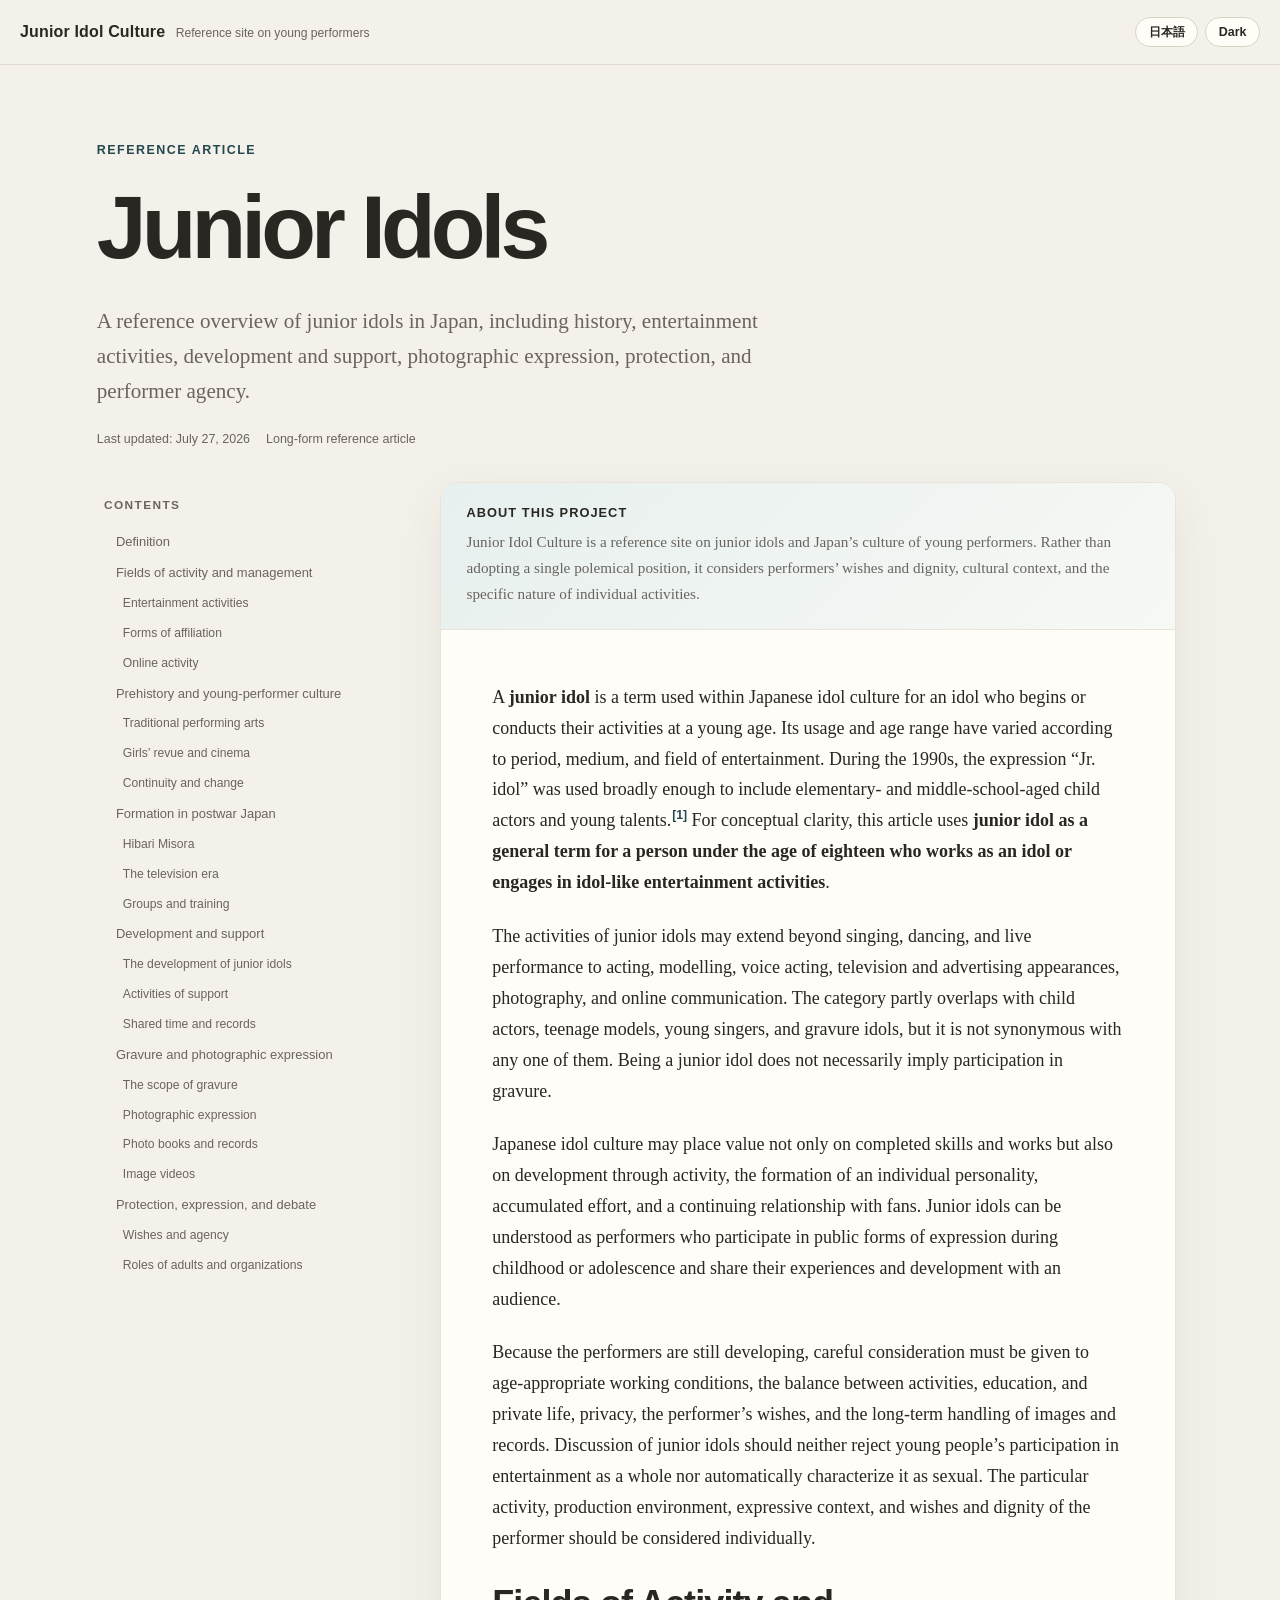
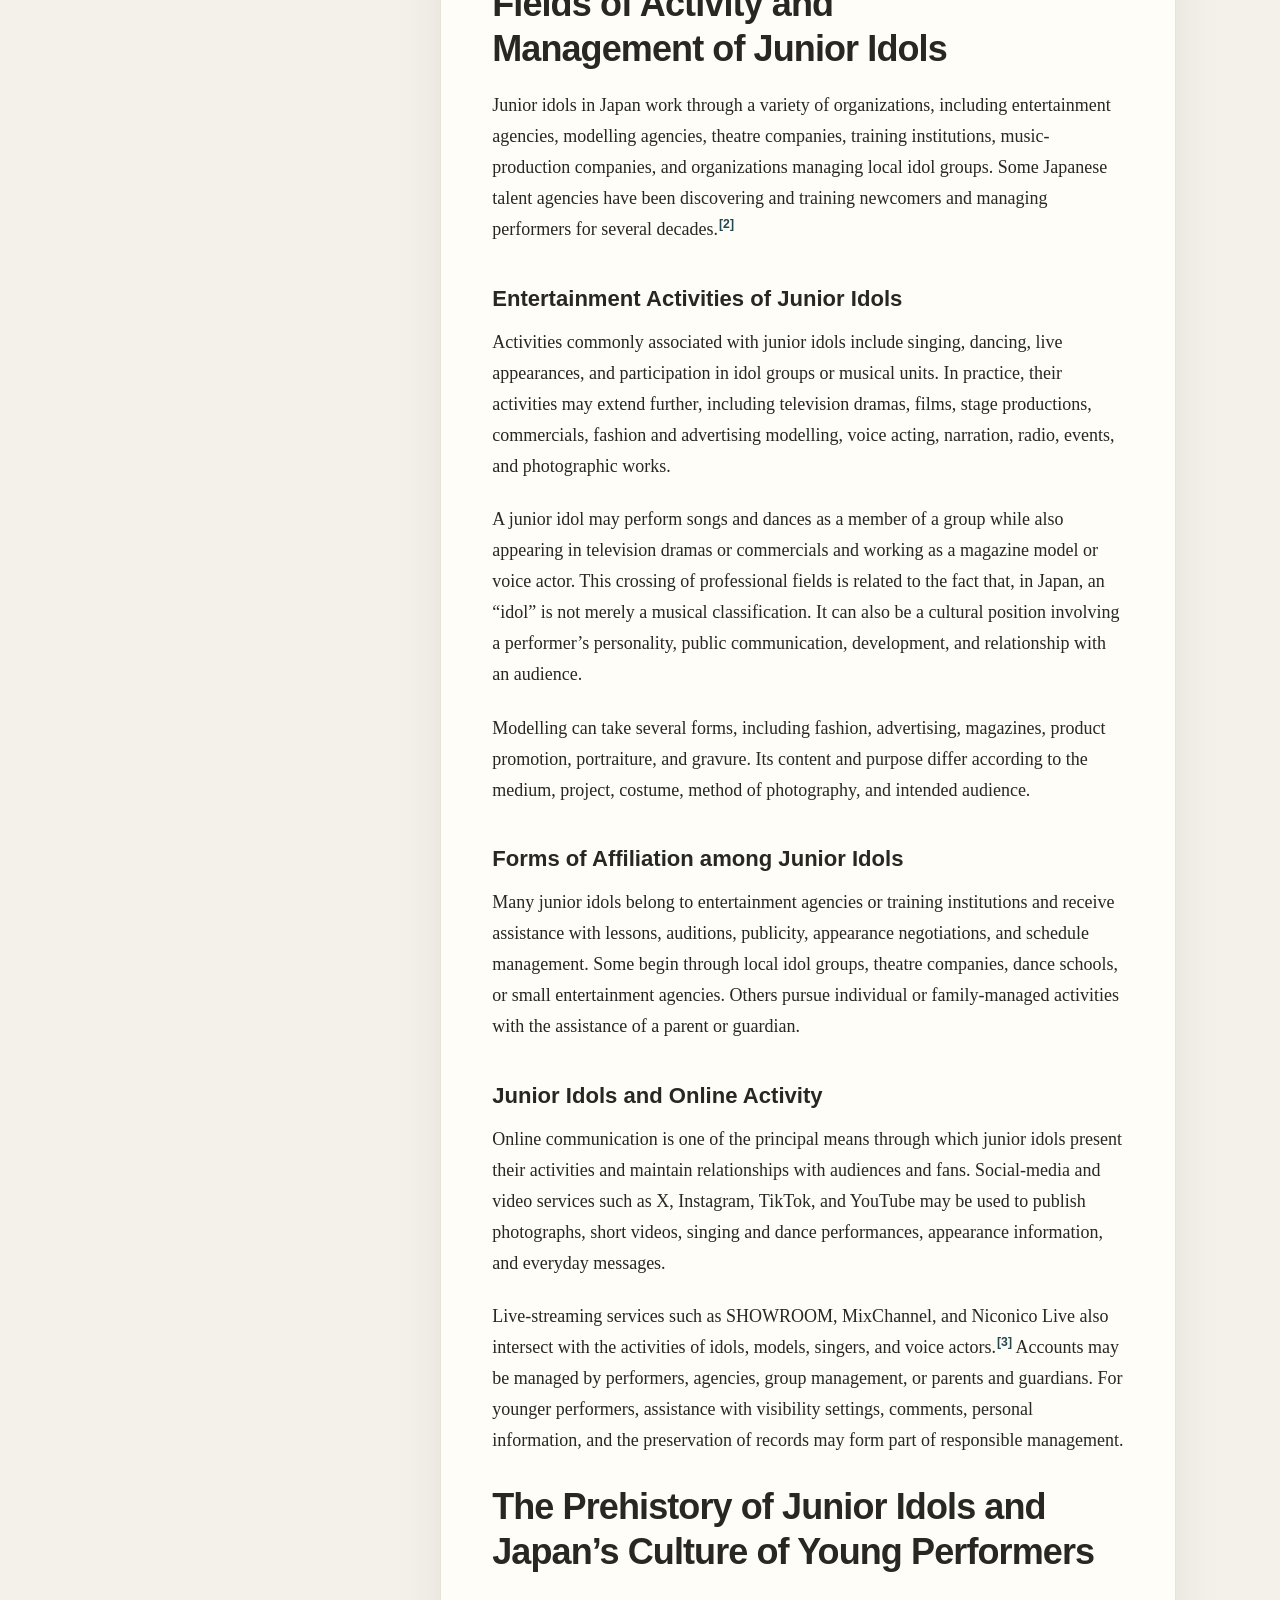
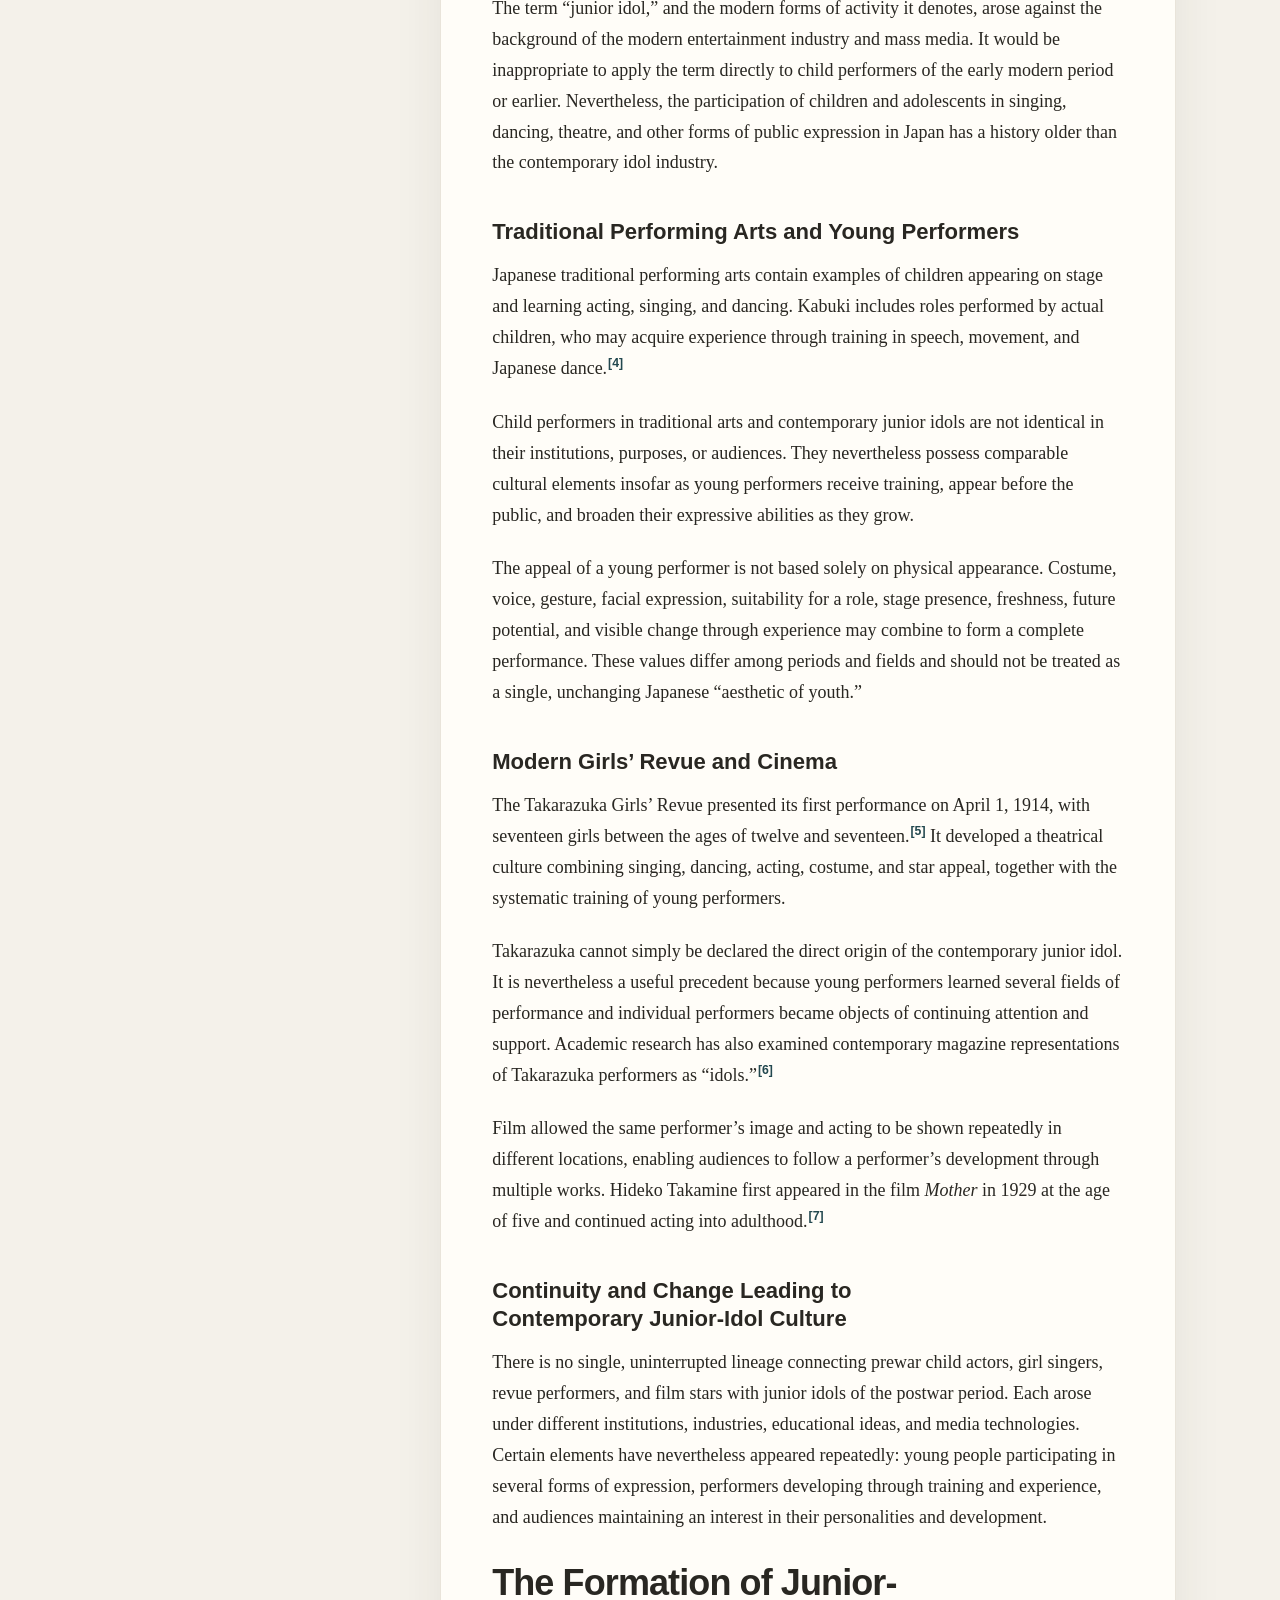
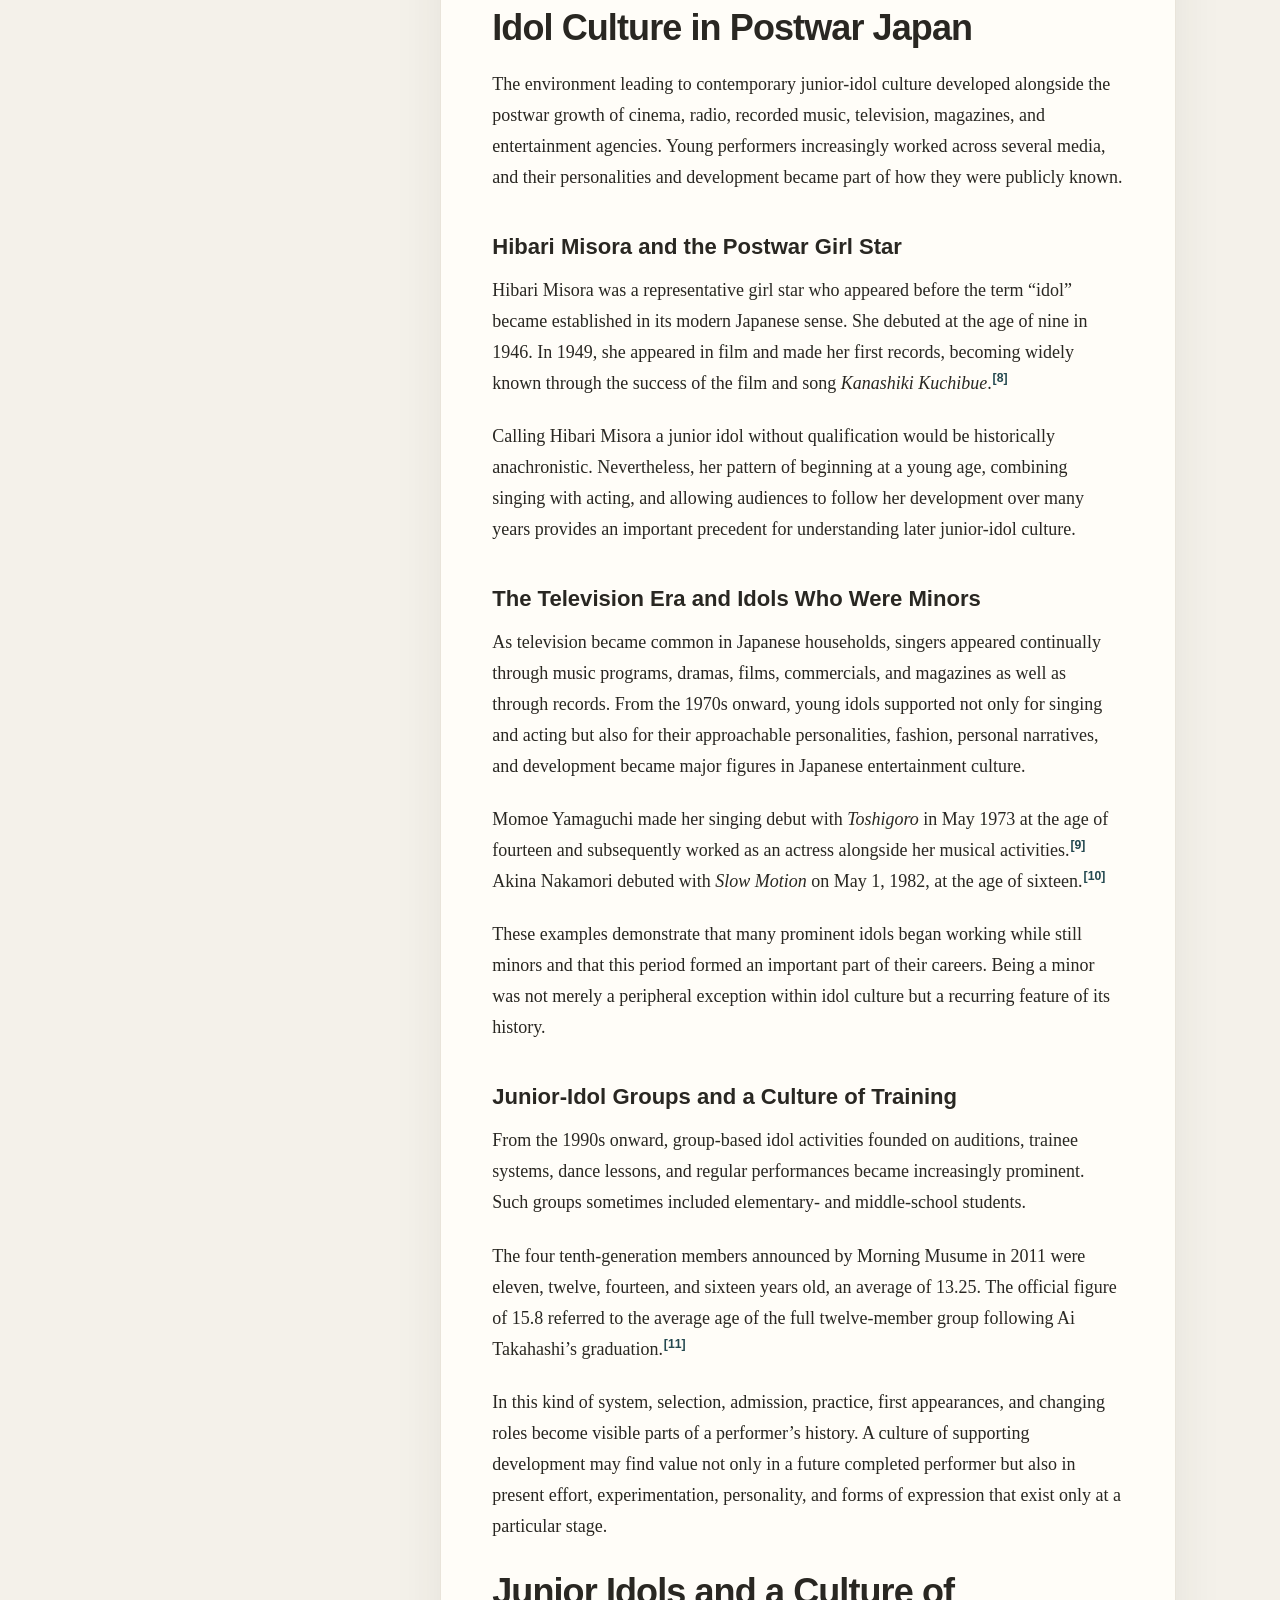
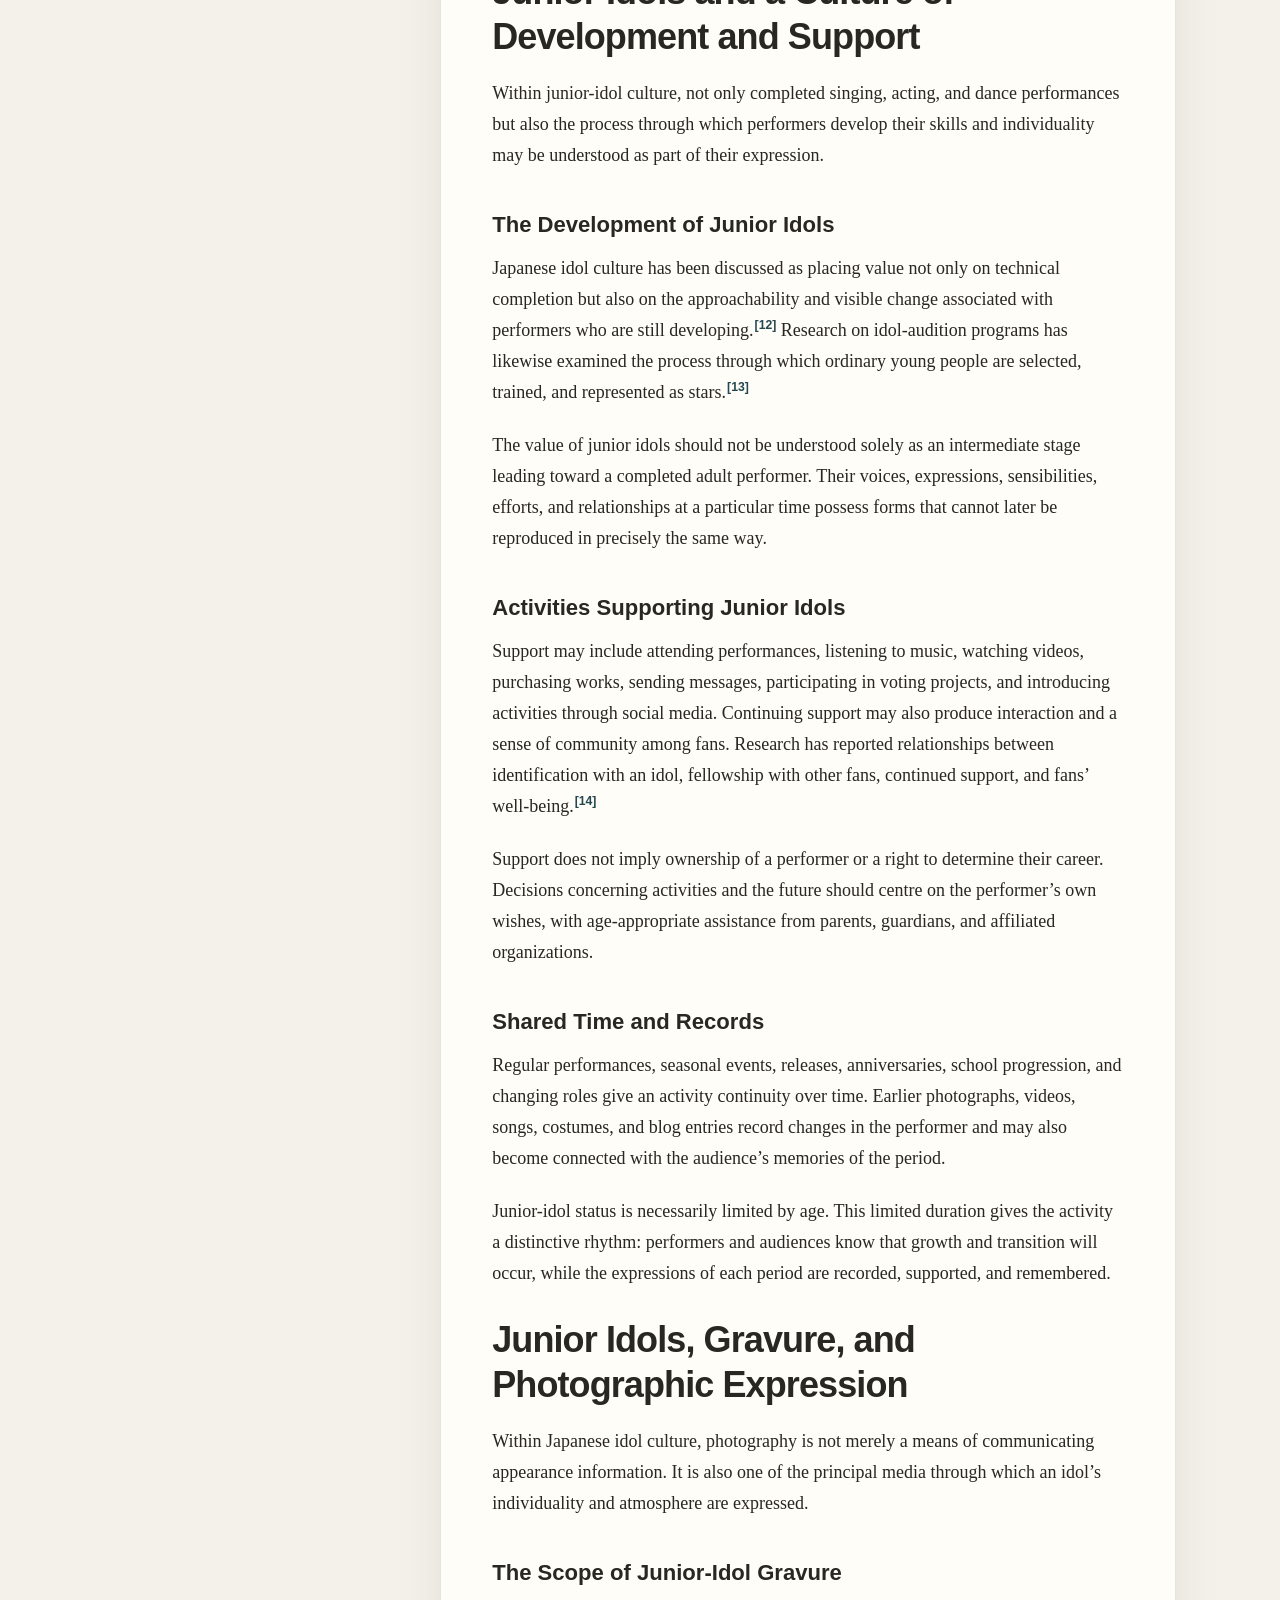
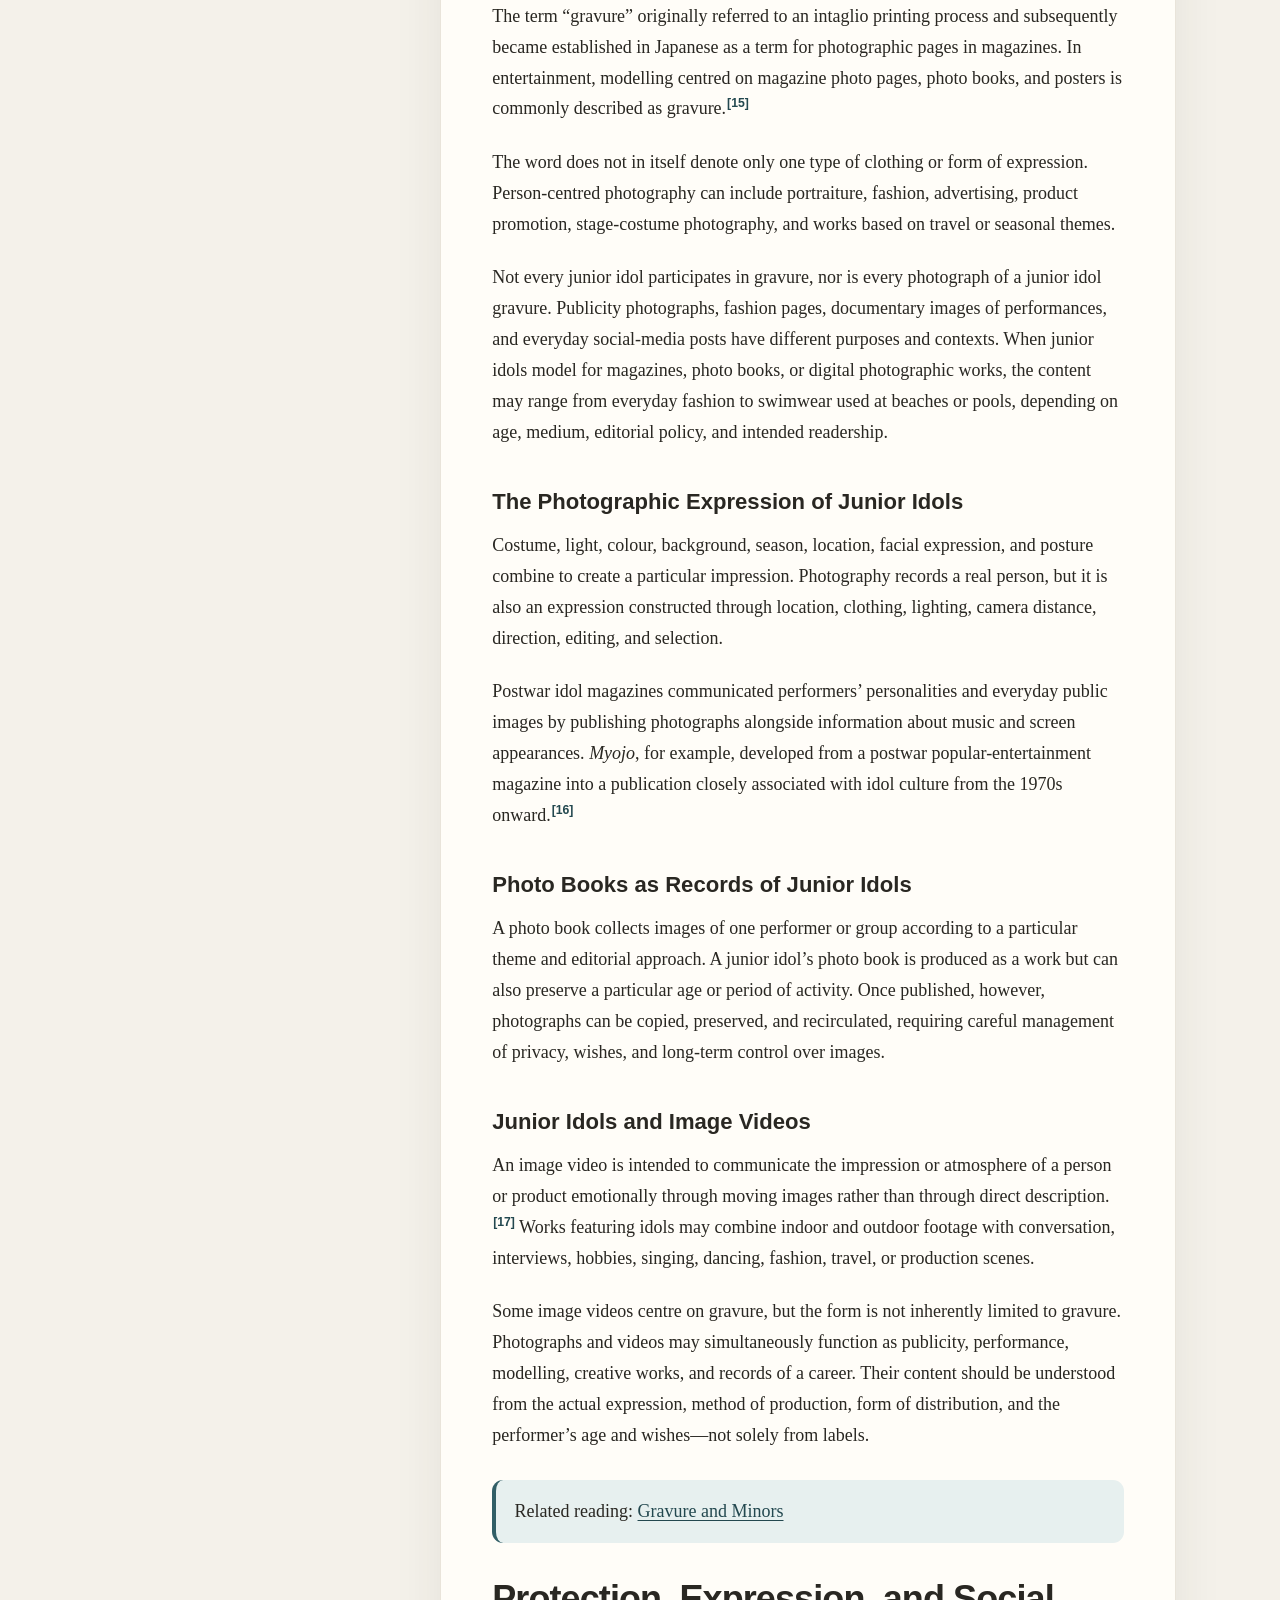
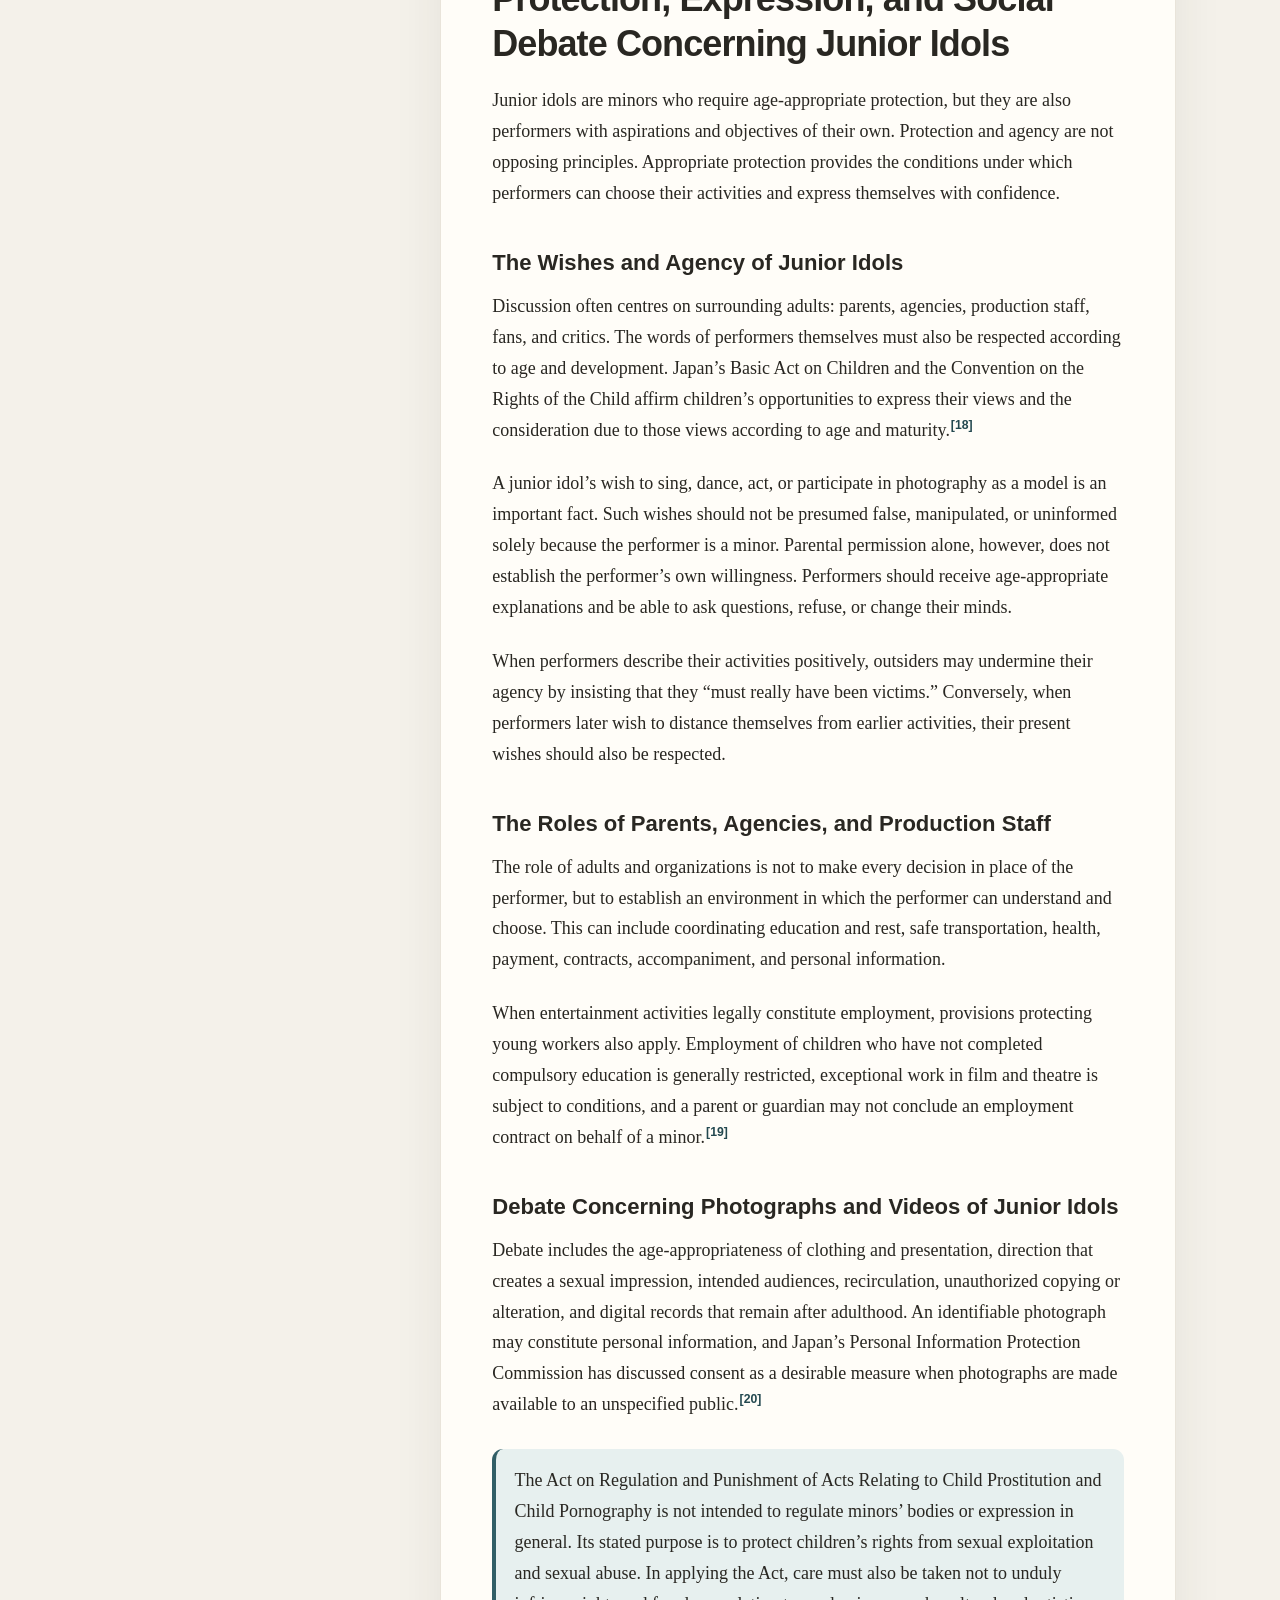
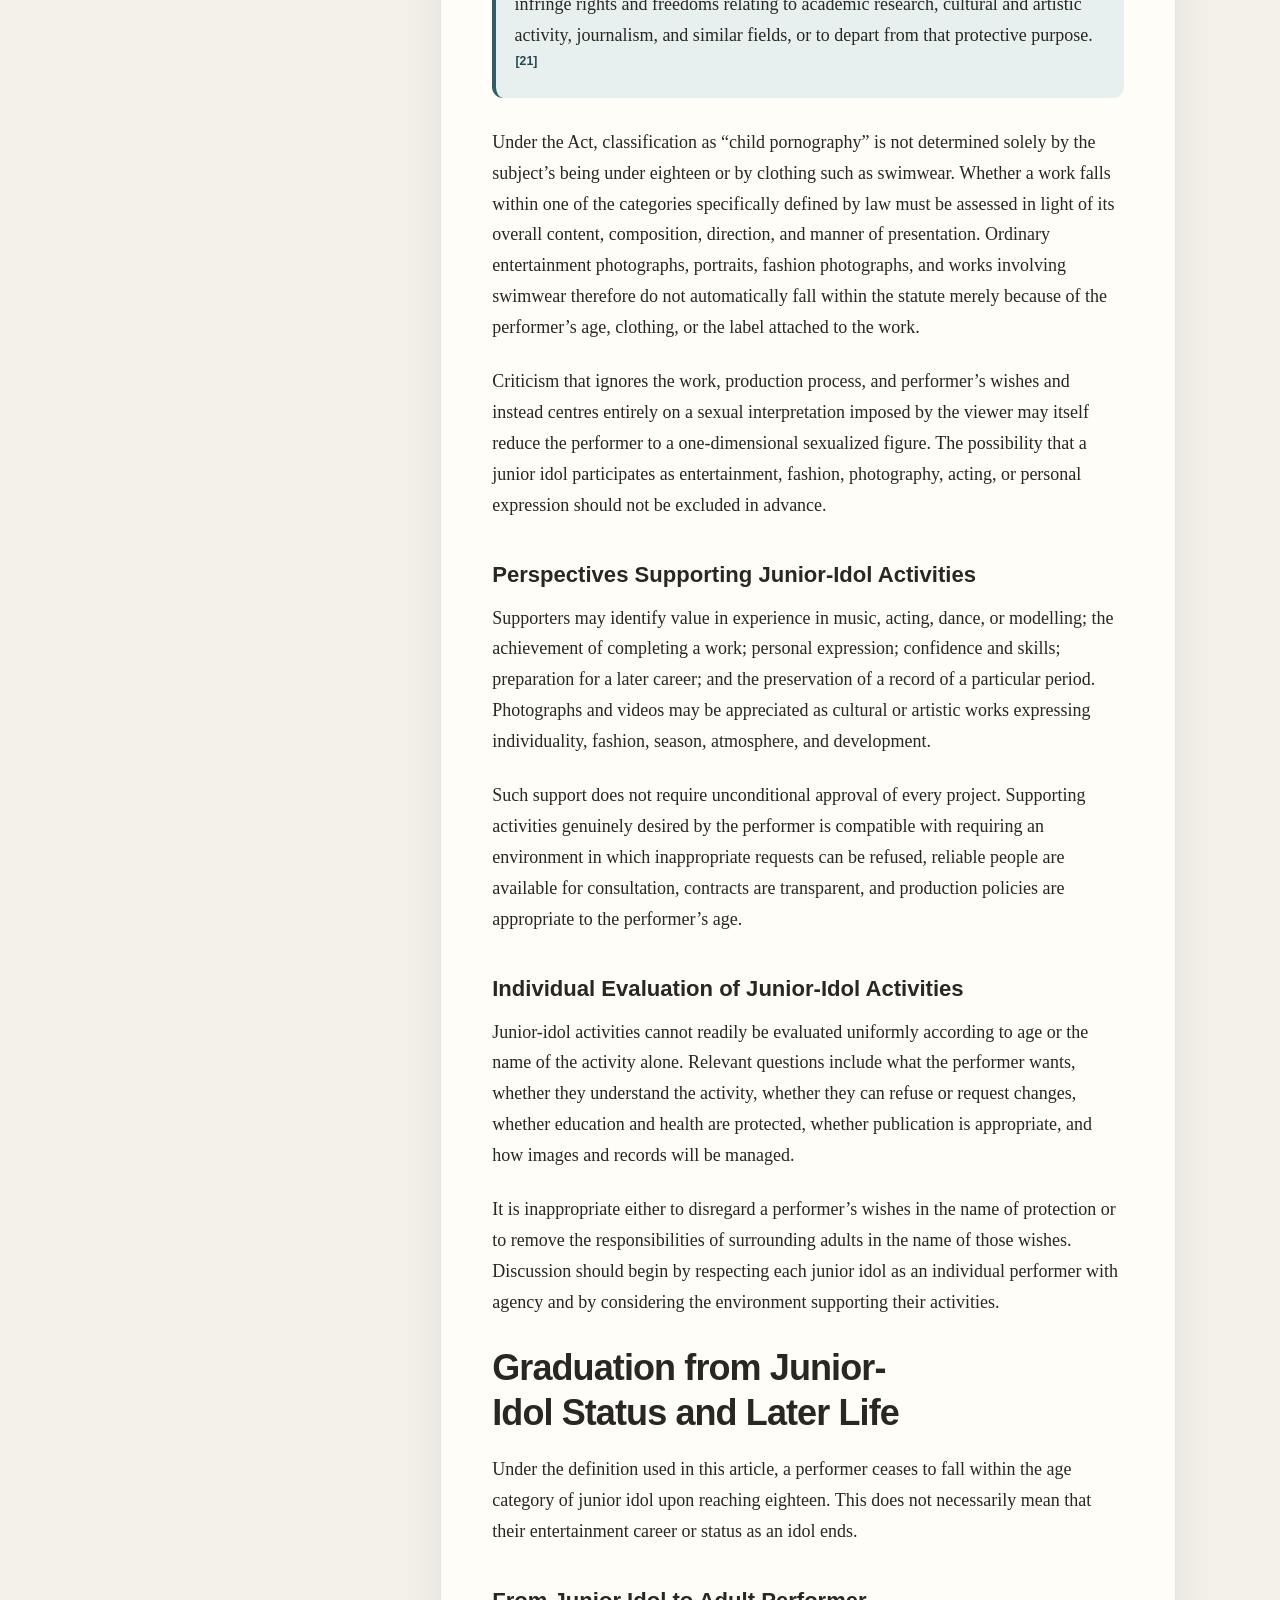
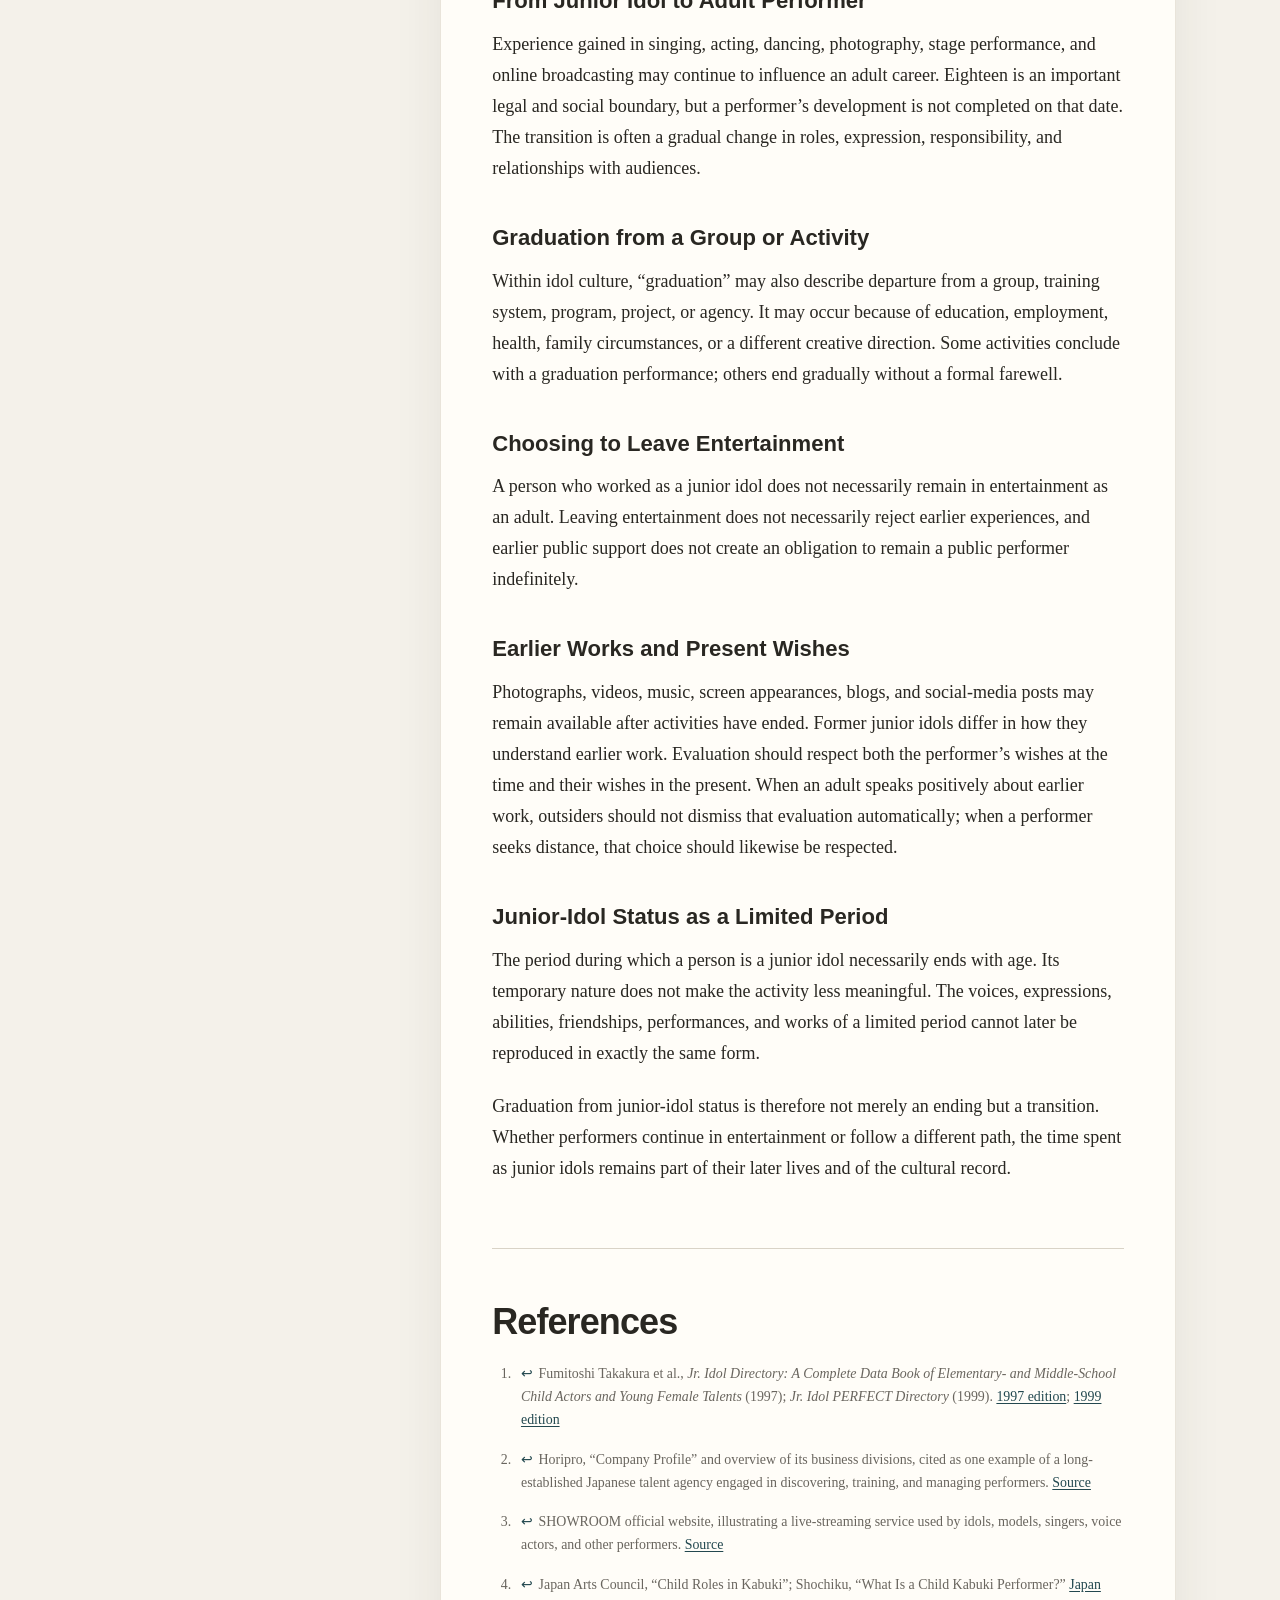
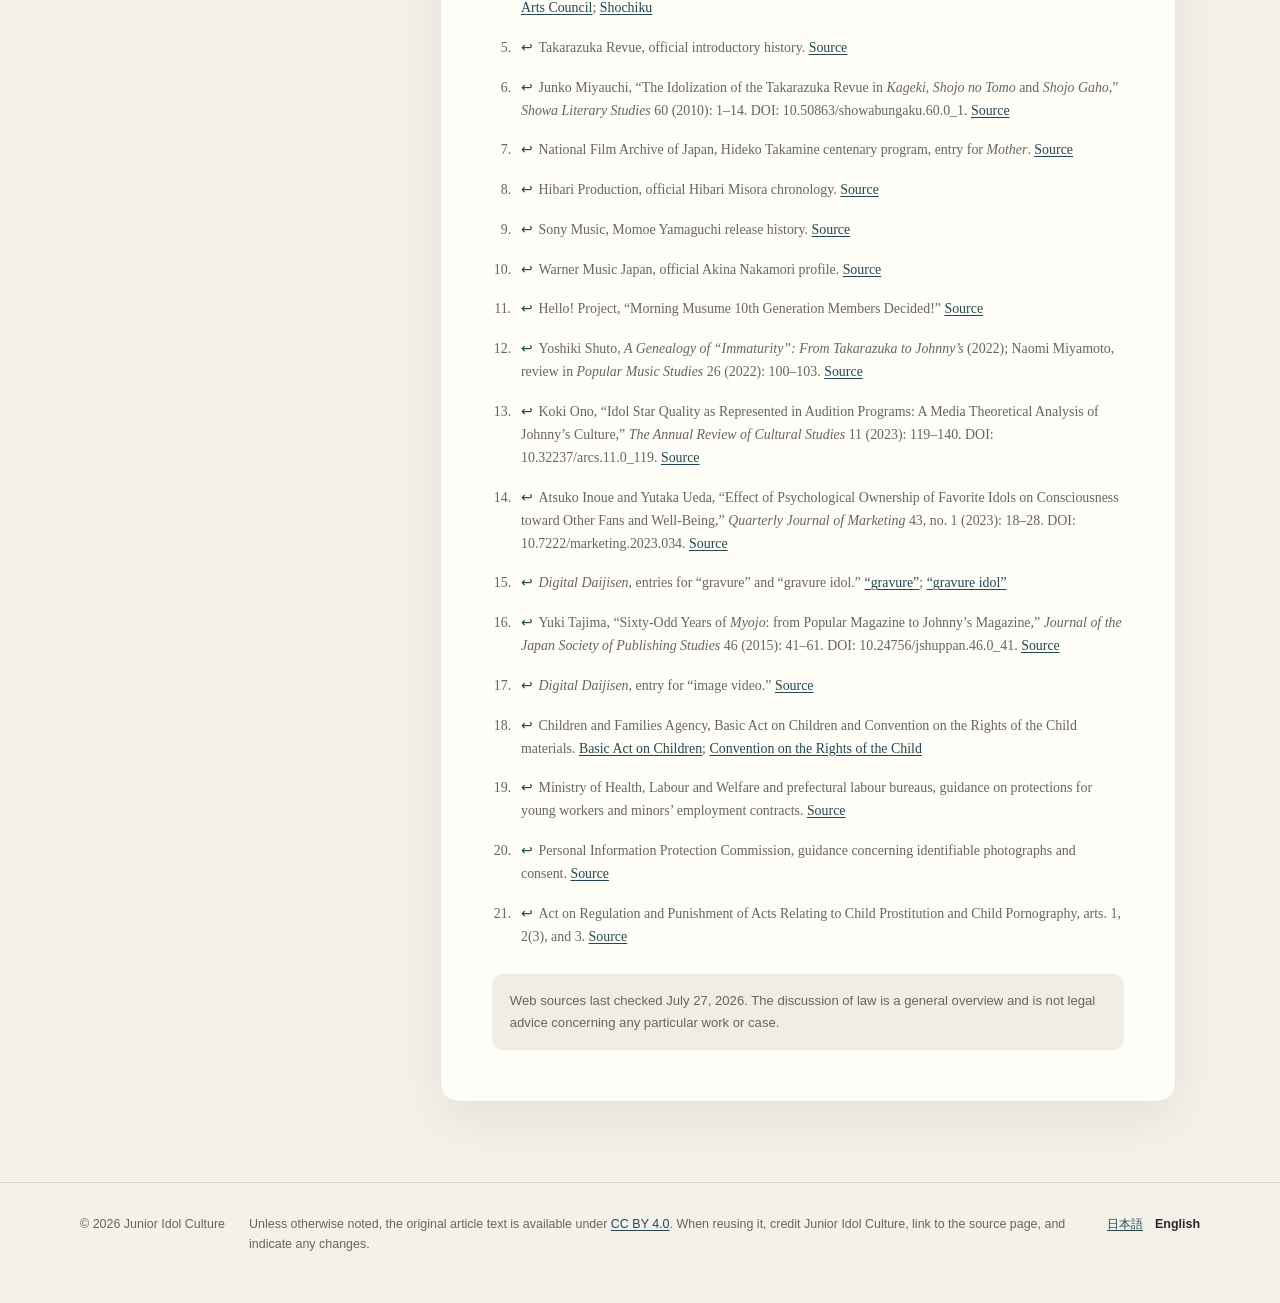
<file: en/index.html>
<!doctype html>
<html lang="en" data-theme="light">
<head>
  <meta charset="utf-8">
  <meta name="viewport" content="width=device-width, initial-scale=1">
  <title>Junior Idols | Junior Idol Culture</title>
  <meta name="description" content="A reference site on junior idols and young-performer culture in Japan, covering history, activities, development, photography, protection, and agency.">
  <meta name="author" content="Junior Idol Culture">
  <meta name="robots" content="index,follow,max-image-preview:large">
  <link rel="canonical" href="https://junior-idol-culture.github.io/en/">
  <link rel="alternate" hreflang="ja" href="https://junior-idol-culture.github.io/">
  <link rel="alternate" hreflang="en" href="https://junior-idol-culture.github.io/en/">
  <link rel="alternate" hreflang="x-default" href="https://junior-idol-culture.github.io/">
  <meta property="og:type" content="article">
  <meta property="og:site_name" content="Junior Idol Culture">
  <meta property="og:title" content="Junior Idols | Junior Idol Culture">
  <meta property="og:description" content="A reference site on junior idols and young-performer culture in Japan, covering history, activities, development, photography, protection, and agency.">
  <meta property="og:url" content="https://junior-idol-culture.github.io/en/">
  <meta property="og:locale" content="en_US">
  <meta property="og:locale:alternate" content="ja_JP">
  <meta property="article:modified_time" content="2026-07-27">
  <meta name="twitter:card" content="summary">
  <link rel="stylesheet" href="../assets/styles.css">
  <script defer src="../assets/site.js"></script>
  <script type="application/ld+json">
  {
    "@context": "https://schema.org",
    "@type": "Article",
    "headline": "Junior Idols | Junior Idol Culture",
    "description": "A reference site on junior idols and young-performer culture in Japan, covering history, activities, development, photography, protection, and agency.",
    "inLanguage": "en",
    "dateModified": "2026-07-27",
    "publisher": {"@type": "Organization", "name": "Junior Idol Culture"},
    "mainEntityOfPage": "https://junior-idol-culture.github.io/en/"
  }
  </script>
</head>
<body lang="en">
  <a class="skip-link" href="#article">Skip to article</a>
  <div class="reading-progress" aria-hidden="true"><span></span></div>

  <header class="site-header">
    <div class="header-inner">
      <a class="brand" href="/en/">
        <strong>Junior Idol Culture</strong>
        <span>Reference site on young performers</span>
      </a>
      <div class="header-actions">
        <a class="lang-link" href="/" hreflang="ja">日本語</a>
        <button class="header-button" type="button" data-theme-toggle aria-label="Use dark theme">Dark</button>
      </div>
    </div>
  </header>

  <header class="hero">
    <div class="hero-inner">
      <p class="kicker">Reference article</p>
      <h1>Junior Idols</h1>
      <p class="deck">A reference overview of junior idols in Japan, including history, entertainment activities, development and support, photographic expression, protection, and performer agency.</p>
      <div class="meta-row">
        <span>Last updated: <time datetime="2026-07-27">July 27, 2026</time></span>
        <span>Long-form reference article</span>
      </div>
    </div>
  </header>

  <main class="page-grid">
    <aside class="toc" aria-label="Table of contents">
      <button class="toc-toggle" type="button" aria-expanded="false" aria-controls="site-toc">Show contents</button>
      <nav id="site-toc">
        <h2>Contents</h2>
        <ol>
<li><a href="#definition">Definition</a></li>
<li><a href="#activities">Fields of activity and management</a></li>
<li class="toc-sub"><a href="#entertainment">Entertainment activities</a></li>
<li class="toc-sub"><a href="#affiliation">Forms of affiliation</a></li>
<li class="toc-sub"><a href="#online">Online activity</a></li>
<li><a href="#prehistory">Prehistory and young-performer culture</a></li>
<li class="toc-sub"><a href="#traditional">Traditional performing arts</a></li>
<li class="toc-sub"><a href="#modern">Girls’ revue and cinema</a></li>
<li class="toc-sub"><a href="#continuity">Continuity and change</a></li>
<li><a href="#postwar">Formation in postwar Japan</a></li>
<li class="toc-sub"><a href="#hibari">Hibari Misora</a></li>
<li class="toc-sub"><a href="#television">The television era</a></li>
<li class="toc-sub"><a href="#groups">Groups and training</a></li>
<li><a href="#growth">Development and support</a></li>
<li class="toc-sub"><a href="#development">The development of junior idols</a></li>
<li class="toc-sub"><a href="#support">Activities of support</a></li>
<li class="toc-sub"><a href="#shared-time">Shared time and records</a></li>
<li><a href="#gravure">Gravure and photographic expression</a></li>
<li class="toc-sub"><a href="#scope">The scope of gravure</a></li>
<li class="toc-sub"><a href="#photography">Photographic expression</a></li>
<li class="toc-sub"><a href="#photobooks">Photo books and records</a></li>
<li class="toc-sub"><a href="#image-video">Image videos</a></li>
<li><a href="#debate">Protection, expression, and debate</a></li>
<li class="toc-sub"><a href="#agency">Wishes and agency</a></li>
<li class="toc-sub"><a href="#roles">Roles of adults and organizations</a></li>
<li class="toc-sub"><a href="#images-debate">Debate concerning images</a></li>
<li class="toc-sub"><a href="#supportive-view">Supportive perspectives</a></li>
<li class="toc-sub"><a href="#individual">Individual evaluation</a></li>
<li><a href="#graduation">Graduation and later life</a></li>
<li class="toc-sub"><a href="#adult">To adult performer</a></li>
<li class="toc-sub"><a href="#leaving-group">Graduation from a group</a></li>
<li class="toc-sub"><a href="#leaving-industry">Leaving entertainment</a></li>
<li class="toc-sub"><a href="#past-works">Earlier works and present wishes</a></li>
<li class="toc-sub"><a href="#limited-period">A limited period</a></li>
<li><a href="#references">References</a></li>
</ol>
      </nav>
    </aside>

    <div class="article-shell">
      <section class="project-summary" aria-labelledby="project-summary-title">
        <h2 id="project-summary-title">About this project</h2>
        <p>Junior Idol Culture is a reference site on junior idols and Japan’s culture of young performers. Rather than adopting a single polemical position, it considers performers’ wishes and dignity, cultural context, and the specific nature of individual activities.</p>
      </section>
      <article id="article">
        
<section id="definition">
  <p>A <strong>junior idol</strong> is a term used within Japanese idol culture for an idol who begins or conducts their activities at a young age. Its usage and age range have varied according to period, medium, and field of entertainment. During the 1990s, the expression “Jr. idol” was used broadly enough to include elementary- and middle-school-aged child actors and young talents.<sup class="ref" id="cite-ref-1"><a href="#cite-note-1" aria-label="Reference 1">[1]</a></sup> For conceptual clarity, this article uses <strong>junior idol as a general term for a person under the age of eighteen who works as an idol or engages in idol-like entertainment activities</strong>.</p>
  <p>The activities of junior idols may extend beyond singing, dancing, and live performance to acting, modelling, voice acting, television and advertising appearances, photography, and online communication. The category partly overlaps with child actors, teenage models, young singers, and gravure idols, but it is not synonymous with any one of them. Being a junior idol does not necessarily imply participation in gravure.</p>
  <p>Japanese idol culture may place value not only on completed skills and works but also on development through activity, the formation of an individual personality, accumulated effort, and a continuing relationship with fans. Junior idols can be understood as performers who participate in public forms of expression during childhood or adolescence and share their experiences and development with an audience.</p>
  <p>Because the performers are still developing, careful consideration must be given to age-appropriate working conditions, the balance between activities, education, and private life, privacy, the performer’s wishes, and the long-term handling of images and records. Discussion of junior idols should neither reject young people’s participation in entertainment as a whole nor automatically characterize it as sexual. The particular activity, production environment, expressive context, and wishes and dignity of the performer should be considered individually.</p>
</section>

<section id="activities">
  <h2>Fields of Activity and Management of Junior Idols</h2>
  <p>Junior idols in Japan work through a variety of organizations, including entertainment agencies, modelling agencies, theatre companies, training institutions, music-production companies, and organizations managing local idol groups. Some Japanese talent agencies have been discovering and training newcomers and managing performers for several decades.<sup class="ref" id="cite-ref-2"><a href="#cite-note-2" aria-label="Reference 2">[2]</a></sup></p>
  <h3 id="entertainment">Entertainment Activities of Junior Idols</h3>
  <p>Activities commonly associated with junior idols include singing, dancing, live appearances, and participation in idol groups or musical units. In practice, their activities may extend further, including television dramas, films, stage productions, commercials, fashion and advertising modelling, voice acting, narration, radio, events, and photographic works.</p>
  <p>A junior idol may perform songs and dances as a member of a group while also appearing in television dramas or commercials and working as a magazine model or voice actor. This crossing of professional fields is related to the fact that, in Japan, an “idol” is not merely a musical classification. It can also be a cultural position involving a performer’s personality, public communication, development, and relationship with an audience.</p>
  <p>Modelling can take several forms, including fashion, advertising, magazines, product promotion, portraiture, and gravure. Its content and purpose differ according to the medium, project, costume, method of photography, and intended audience.</p>
  <h3 id="affiliation">Forms of Affiliation among Junior Idols</h3>
  <p>Many junior idols belong to entertainment agencies or training institutions and receive assistance with lessons, auditions, publicity, appearance negotiations, and schedule management. Some begin through local idol groups, theatre companies, dance schools, or small entertainment agencies. Others pursue individual or family-managed activities with the assistance of a parent or guardian.</p>
  <h3 id="online">Junior Idols and Online Activity</h3>
  <p>Online communication is one of the principal means through which junior idols present their activities and maintain relationships with audiences and fans. Social-media and video services such as X, Instagram, TikTok, and YouTube may be used to publish photographs, short videos, singing and dance performances, appearance information, and everyday messages.</p>
  <p>Live-streaming services such as SHOWROOM, MixChannel, and Niconico Live also intersect with the activities of idols, models, singers, and voice actors.<sup class="ref" id="cite-ref-3"><a href="#cite-note-3" aria-label="Reference 3">[3]</a></sup> Accounts may be managed by performers, agencies, group management, or parents and guardians. For younger performers, assistance with visibility settings, comments, personal information, and the preservation of records may form part of responsible management.</p>
</section>

<section id="prehistory">
  <h2>The Prehistory of Junior Idols and Japan’s Culture of Young Performers</h2>
  <p>The term “junior idol,” and the modern forms of activity it denotes, arose against the background of the modern entertainment industry and mass media. It would be inappropriate to apply the term directly to child performers of the early modern period or earlier. Nevertheless, the participation of children and adolescents in singing, dancing, theatre, and other forms of public expression in Japan has a history older than the contemporary idol industry.</p>
  <h3 id="traditional">Traditional Performing Arts and Young Performers</h3>
  <p>Japanese traditional performing arts contain examples of children appearing on stage and learning acting, singing, and dancing. Kabuki includes roles performed by actual children, who may acquire experience through training in speech, movement, and Japanese dance.<sup class="ref" id="cite-ref-4"><a href="#cite-note-4" aria-label="Reference 4">[4]</a></sup></p>
  <p>Child performers in traditional arts and contemporary junior idols are not identical in their institutions, purposes, or audiences. They nevertheless possess comparable cultural elements insofar as young performers receive training, appear before the public, and broaden their expressive abilities as they grow.</p>
  <p>The appeal of a young performer is not based solely on physical appearance. Costume, voice, gesture, facial expression, suitability for a role, stage presence, freshness, future potential, and visible change through experience may combine to form a complete performance. These values differ among periods and fields and should not be treated as a single, unchanging Japanese “aesthetic of youth.”</p>
  <h3 id="modern">Modern Girls’ Revue and Cinema</h3>
  <p>The Takarazuka Girls’ Revue presented its first performance on April 1, 1914, with seventeen girls between the ages of twelve and seventeen.<sup class="ref" id="cite-ref-5"><a href="#cite-note-5" aria-label="Reference 5">[5]</a></sup> It developed a theatrical culture combining singing, dancing, acting, costume, and star appeal, together with the systematic training of young performers.</p>
  <p>Takarazuka cannot simply be declared the direct origin of the contemporary junior idol. It is nevertheless a useful precedent because young performers learned several fields of performance and individual performers became objects of continuing attention and support. Academic research has also examined contemporary magazine representations of Takarazuka performers as “idols.”<sup class="ref" id="cite-ref-6"><a href="#cite-note-6" aria-label="Reference 6">[6]</a></sup></p>
  <p>Film allowed the same performer’s image and acting to be shown repeatedly in different locations, enabling audiences to follow a performer’s development through multiple works. Hideko Takamine first appeared in the film <em>Mother</em> in 1929 at the age of five and continued acting into adulthood.<sup class="ref" id="cite-ref-7"><a href="#cite-note-7" aria-label="Reference 7">[7]</a></sup></p>
  <h3 id="continuity">Continuity and Change Leading to Contemporary Junior-Idol Culture</h3>
  <p>There is no single, uninterrupted lineage connecting prewar child actors, girl singers, revue performers, and film stars with junior idols of the postwar period. Each arose under different institutions, industries, educational ideas, and media technologies. Certain elements have nevertheless appeared repeatedly: young people participating in several forms of expression, performers developing through training and experience, and audiences maintaining an interest in their personalities and development.</p>
</section>

<section id="postwar">
  <h2>The Formation of Junior-Idol Culture in Postwar Japan</h2>
  <p>The environment leading to contemporary junior-idol culture developed alongside the postwar growth of cinema, radio, recorded music, television, magazines, and entertainment agencies. Young performers increasingly worked across several media, and their personalities and development became part of how they were publicly known.</p>
  <h3 id="hibari">Hibari Misora and the Postwar Girl Star</h3>
  <p>Hibari Misora was a representative girl star who appeared before the term “idol” became established in its modern Japanese sense. She debuted at the age of nine in 1946. In 1949, she appeared in film and made her first records, becoming widely known through the success of the film and song <em>Kanashiki Kuchibue</em>.<sup class="ref" id="cite-ref-8"><a href="#cite-note-8" aria-label="Reference 8">[8]</a></sup></p>
  <p>Calling Hibari Misora a junior idol without qualification would be historically anachronistic. Nevertheless, her pattern of beginning at a young age, combining singing with acting, and allowing audiences to follow her development over many years provides an important precedent for understanding later junior-idol culture.</p>
  <h3 id="television">The Television Era and Idols Who Were Minors</h3>
  <p>As television became common in Japanese households, singers appeared continually through music programs, dramas, films, commercials, and magazines as well as through records. From the 1970s onward, young idols supported not only for singing and acting but also for their approachable personalities, fashion, personal narratives, and development became major figures in Japanese entertainment culture.</p>
  <p>Momoe Yamaguchi made her singing debut with <em>Toshigoro</em> in May 1973 at the age of fourteen and subsequently worked as an actress alongside her musical activities.<sup class="ref" id="cite-ref-9"><a href="#cite-note-9" aria-label="Reference 9">[9]</a></sup> Akina Nakamori debuted with <em>Slow Motion</em> on May 1, 1982, at the age of sixteen.<sup class="ref" id="cite-ref-10"><a href="#cite-note-10" aria-label="Reference 10">[10]</a></sup></p>
  <p>These examples demonstrate that many prominent idols began working while still minors and that this period formed an important part of their careers. Being a minor was not merely a peripheral exception within idol culture but a recurring feature of its history.</p>
  <h3 id="groups">Junior-Idol Groups and a Culture of Training</h3>
  <p>From the 1990s onward, group-based idol activities founded on auditions, trainee systems, dance lessons, and regular performances became increasingly prominent. Such groups sometimes included elementary- and middle-school students.</p>
  <p>The four tenth-generation members announced by Morning Musume in 2011 were eleven, twelve, fourteen, and sixteen years old, an average of 13.25. The official figure of 15.8 referred to the average age of the full twelve-member group following Ai Takahashi’s graduation.<sup class="ref" id="cite-ref-11"><a href="#cite-note-11" aria-label="Reference 11">[11]</a></sup></p>
  <p>In this kind of system, selection, admission, practice, first appearances, and changing roles become visible parts of a performer’s history. A culture of supporting development may find value not only in a future completed performer but also in present effort, experimentation, personality, and forms of expression that exist only at a particular stage.</p>
</section>

<section id="growth">
  <h2>Junior Idols and a Culture of Development and Support</h2>
  <p>Within junior-idol culture, not only completed singing, acting, and dance performances but also the process through which performers develop their skills and individuality may be understood as part of their expression.</p>
  <h3 id="development">The Development of Junior Idols</h3>
  <p>Japanese idol culture has been discussed as placing value not only on technical completion but also on the approachability and visible change associated with performers who are still developing.<sup class="ref" id="cite-ref-12"><a href="#cite-note-12" aria-label="Reference 12">[12]</a></sup> Research on idol-audition programs has likewise examined the process through which ordinary young people are selected, trained, and represented as stars.<sup class="ref" id="cite-ref-13"><a href="#cite-note-13" aria-label="Reference 13">[13]</a></sup></p>
  <p>The value of junior idols should not be understood solely as an intermediate stage leading toward a completed adult performer. Their voices, expressions, sensibilities, efforts, and relationships at a particular time possess forms that cannot later be reproduced in precisely the same way.</p>
  <h3 id="support">Activities Supporting Junior Idols</h3>
  <p>Support may include attending performances, listening to music, watching videos, purchasing works, sending messages, participating in voting projects, and introducing activities through social media. Continuing support may also produce interaction and a sense of community among fans. Research has reported relationships between identification with an idol, fellowship with other fans, continued support, and fans’ well-being.<sup class="ref" id="cite-ref-14"><a href="#cite-note-14" aria-label="Reference 14">[14]</a></sup></p>
  <p>Support does not imply ownership of a performer or a right to determine their career. Decisions concerning activities and the future should centre on the performer’s own wishes, with age-appropriate assistance from parents, guardians, and affiliated organizations.</p>
  <h3 id="shared-time">Shared Time and Records</h3>
  <p>Regular performances, seasonal events, releases, anniversaries, school progression, and changing roles give an activity continuity over time. Earlier photographs, videos, songs, costumes, and blog entries record changes in the performer and may also become connected with the audience’s memories of the period.</p>
  <p>Junior-idol status is necessarily limited by age. This limited duration gives the activity a distinctive rhythm: performers and audiences know that growth and transition will occur, while the expressions of each period are recorded, supported, and remembered.</p>
</section>

<section id="gravure">
  <h2>Junior Idols, Gravure, and Photographic Expression</h2>
  <p>Within Japanese idol culture, photography is not merely a means of communicating appearance information. It is also one of the principal media through which an idol’s individuality and atmosphere are expressed.</p>
  <h3 id="scope">The Scope of Junior-Idol Gravure</h3>
  <p>The term “gravure” originally referred to an intaglio printing process and subsequently became established in Japanese as a term for photographic pages in magazines. In entertainment, modelling centred on magazine photo pages, photo books, and posters is commonly described as gravure.<sup class="ref" id="cite-ref-15"><a href="#cite-note-15" aria-label="Reference 15">[15]</a></sup></p>
  <p>The word does not in itself denote only one type of clothing or form of expression. Person-centred photography can include portraiture, fashion, advertising, product promotion, stage-costume photography, and works based on travel or seasonal themes.</p>
  <p>Not every junior idol participates in gravure, nor is every photograph of a junior idol gravure. Publicity photographs, fashion pages, documentary images of performances, and everyday social-media posts have different purposes and contexts. When junior idols model for magazines, photo books, or digital photographic works, the content may range from everyday fashion to swimwear used at beaches or pools, depending on age, medium, editorial policy, and intended readership.</p>
  <h3 id="photography">The Photographic Expression of Junior Idols</h3>
  <p>Costume, light, colour, background, season, location, facial expression, and posture combine to create a particular impression. Photography records a real person, but it is also an expression constructed through location, clothing, lighting, camera distance, direction, editing, and selection.</p>
  <p>Postwar idol magazines communicated performers’ personalities and everyday public images by publishing photographs alongside information about music and screen appearances. <em>Myojo</em>, for example, developed from a postwar popular-entertainment magazine into a publication closely associated with idol culture from the 1970s onward.<sup class="ref" id="cite-ref-16"><a href="#cite-note-16" aria-label="Reference 16">[16]</a></sup></p>
  <h3 id="photobooks">Photo Books as Records of Junior Idols</h3>
  <p>A photo book collects images of one performer or group according to a particular theme and editorial approach. A junior idol’s photo book is produced as a work but can also preserve a particular age or period of activity. Once published, however, photographs can be copied, preserved, and recirculated, requiring careful management of privacy, wishes, and long-term control over images.</p>
  <h3 id="image-video">Junior Idols and Image Videos</h3>
  <p>An image video is intended to communicate the impression or atmosphere of a person or product emotionally through moving images rather than through direct description.<sup class="ref" id="cite-ref-17"><a href="#cite-note-17" aria-label="Reference 17">[17]</a></sup> Works featuring idols may combine indoor and outdoor footage with conversation, interviews, hobbies, singing, dancing, fashion, travel, or production scenes.</p>
  <p>Some image videos centre on gravure, but the form is not inherently limited to gravure. Photographs and videos may simultaneously function as publicity, performance, modelling, creative works, and records of a career. Their content should be understood from the actual expression, method of production, form of distribution, and the performer’s age and wishes—not solely from labels.</p>
  <div class="callout"><p>Related reading: <a href="https://idol-culture.github.io/en/gravure-and-minors/" rel="external">Gravure and Minors</a></p></div>
</section>

<section id="debate">
  <h2>Protection, Expression, and Social Debate Concerning Junior Idols</h2>
  <p>Junior idols are minors who require age-appropriate protection, but they are also performers with aspirations and objectives of their own. Protection and agency are not opposing principles. Appropriate protection provides the conditions under which performers can choose their activities and express themselves with confidence.</p>
  <h3 id="agency">The Wishes and Agency of Junior Idols</h3>
  <p>Discussion often centres on surrounding adults: parents, agencies, production staff, fans, and critics. The words of performers themselves must also be respected according to age and development. Japan’s Basic Act on Children and the Convention on the Rights of the Child affirm children’s opportunities to express their views and the consideration due to those views according to age and maturity.<sup class="ref" id="cite-ref-18"><a href="#cite-note-18" aria-label="Reference 18">[18]</a></sup></p>
  <p>A junior idol’s wish to sing, dance, act, or participate in photography as a model is an important fact. Such wishes should not be presumed false, manipulated, or uninformed solely because the performer is a minor. Parental permission alone, however, does not establish the performer’s own willingness. Performers should receive age-appropriate explanations and be able to ask questions, refuse, or change their minds.</p>
  <p>When performers describe their activities positively, outsiders may undermine their agency by insisting that they “must really have been victims.” Conversely, when performers later wish to distance themselves from earlier activities, their present wishes should also be respected.</p>
  <h3 id="roles">The Roles of Parents, Agencies, and Production Staff</h3>
  <p>The role of adults and organizations is not to make every decision in place of the performer, but to establish an environment in which the performer can understand and choose. This can include coordinating education and rest, safe transportation, health, payment, contracts, accompaniment, and personal information.</p>
  <p>When entertainment activities legally constitute employment, provisions protecting young workers also apply. Employment of children who have not completed compulsory education is generally restricted, exceptional work in film and theatre is subject to conditions, and a parent or guardian may not conclude an employment contract on behalf of a minor.<sup class="ref" id="cite-ref-19"><a href="#cite-note-19" aria-label="Reference 19">[19]</a></sup></p>
  <h3 id="images-debate">Debate Concerning Photographs and Videos of Junior Idols</h3>
  <p>Debate includes the age-appropriateness of clothing and presentation, direction that creates a sexual impression, intended audiences, recirculation, unauthorized copying or alteration, and digital records that remain after adulthood. An identifiable photograph may constitute personal information, and Japan’s Personal Information Protection Commission has discussed consent as a desirable measure when photographs are made available to an unspecified public.<sup class="ref" id="cite-ref-20"><a href="#cite-note-20" aria-label="Reference 20">[20]</a></sup></p>
  <div class="callout"><p>The Act on Regulation and Punishment of Acts Relating to Child Prostitution and Child Pornography is not intended to regulate minors’ bodies or expression in general. Its stated purpose is to protect children’s rights from sexual exploitation and sexual abuse. In applying the Act, care must also be taken not to unduly infringe rights and freedoms relating to academic research, cultural and artistic activity, journalism, and similar fields, or to depart from that protective purpose.<sup class="ref" id="cite-ref-21"><a href="#cite-note-21" aria-label="Reference 21">[21]</a></sup></p></div>
  <p>Under the Act, classification as “child pornography” is not determined solely by the subject’s being under eighteen or by clothing such as swimwear. Whether a work falls within one of the categories specifically defined by law must be assessed in light of its overall content, composition, direction, and manner of presentation. Ordinary entertainment photographs, portraits, fashion photographs, and works involving swimwear therefore do not automatically fall within the statute merely because of the performer’s age, clothing, or the label attached to the work.</p>
  <p>Criticism that ignores the work, production process, and performer’s wishes and instead centres entirely on a sexual interpretation imposed by the viewer may itself reduce the performer to a one-dimensional sexualized figure. The possibility that a junior idol participates as entertainment, fashion, photography, acting, or personal expression should not be excluded in advance.</p>
  <h3 id="supportive-view">Perspectives Supporting Junior-Idol Activities</h3>
  <p>Supporters may identify value in experience in music, acting, dance, or modelling; the achievement of completing a work; personal expression; confidence and skills; preparation for a later career; and the preservation of a record of a particular period. Photographs and videos may be appreciated as cultural or artistic works expressing individuality, fashion, season, atmosphere, and development.</p>
  <p>Such support does not require unconditional approval of every project. Supporting activities genuinely desired by the performer is compatible with requiring an environment in which inappropriate requests can be refused, reliable people are available for consultation, contracts are transparent, and production policies are appropriate to the performer’s age.</p>
  <h3 id="individual">Individual Evaluation of Junior-Idol Activities</h3>
  <p>Junior-idol activities cannot readily be evaluated uniformly according to age or the name of the activity alone. Relevant questions include what the performer wants, whether they understand the activity, whether they can refuse or request changes, whether education and health are protected, whether publication is appropriate, and how images and records will be managed.</p>
  <p>It is inappropriate either to disregard a performer’s wishes in the name of protection or to remove the responsibilities of surrounding adults in the name of those wishes. Discussion should begin by respecting each junior idol as an individual performer with agency and by considering the environment supporting their activities.</p>
</section>

<section id="graduation">
  <h2>Graduation from Junior-Idol Status and Later Life</h2>
  <p>Under the definition used in this article, a performer ceases to fall within the age category of junior idol upon reaching eighteen. This does not necessarily mean that their entertainment career or status as an idol ends.</p>
  <h3 id="adult">From Junior Idol to Adult Performer</h3>
  <p>Experience gained in singing, acting, dancing, photography, stage performance, and online broadcasting may continue to influence an adult career. Eighteen is an important legal and social boundary, but a performer’s development is not completed on that date. The transition is often a gradual change in roles, expression, responsibility, and relationships with audiences.</p>
  <h3 id="leaving-group">Graduation from a Group or Activity</h3>
  <p>Within idol culture, “graduation” may also describe departure from a group, training system, program, project, or agency. It may occur because of education, employment, health, family circumstances, or a different creative direction. Some activities conclude with a graduation performance; others end gradually without a formal farewell.</p>
  <h3 id="leaving-industry">Choosing to Leave Entertainment</h3>
  <p>A person who worked as a junior idol does not necessarily remain in entertainment as an adult. Leaving entertainment does not necessarily reject earlier experiences, and earlier public support does not create an obligation to remain a public performer indefinitely.</p>
  <h3 id="past-works">Earlier Works and Present Wishes</h3>
  <p>Photographs, videos, music, screen appearances, blogs, and social-media posts may remain available after activities have ended. Former junior idols differ in how they understand earlier work. Evaluation should respect both the performer’s wishes at the time and their wishes in the present. When an adult speaks positively about earlier work, outsiders should not dismiss that evaluation automatically; when a performer seeks distance, that choice should likewise be respected.</p>
  <h3 id="limited-period">Junior-Idol Status as a Limited Period</h3>
  <p>The period during which a person is a junior idol necessarily ends with age. Its temporary nature does not make the activity less meaningful. The voices, expressions, abilities, friendships, performances, and works of a limited period cannot later be reproduced in exactly the same form.</p>
  <p>Graduation from junior-idol status is therefore not merely an ending but a transition. Whether performers continue in entertainment or follow a different path, the time spent as junior idols remains part of their later lives and of the cultural record.</p>
</section>

<section class="references" id="references"><h2>References</h2><ol><li id="cite-note-1"><a class="backref" href="#cite-ref-1" aria-label="Back to text">↩</a>Fumitoshi Takakura et al., <em>Jr. Idol Directory: A Complete Data Book of Elementary- and Middle-School Child Actors and Young Female Talents</em> (1997); <em>Jr. Idol PERFECT Directory</em> (1999). <a href="https://ci.nii.ac.jp/ncid/BA35408532?l=en" rel="external noopener">1997 edition</a>; <a href="https://ci.nii.ac.jp/ncid/BA41731408?l=en" rel="external noopener">1999 edition</a></li><li id="cite-note-2"><a class="backref" href="#cite-ref-2" aria-label="Back to text">↩</a>Horipro, “Company Profile” and overview of its business divisions, cited as one example of a long-established Japanese talent agency engaged in discovering, training, and managing performers. <a href="https://www.horipro.co.jp/about/" rel="external noopener">Source</a></li><li id="cite-note-3"><a class="backref" href="#cite-ref-3" aria-label="Back to text">↩</a>SHOWROOM official website, illustrating a live-streaming service used by idols, models, singers, voice actors, and other performers. <a href="https://www.showroom-live.com/" rel="external noopener">Source</a></li><li id="cite-note-4"><a class="backref" href="#cite-ref-4" aria-label="Back to text">↩</a>Japan Arts Council, “Child Roles in Kabuki”; Shochiku, “What Is a Child Kabuki Performer?” <a href="https://www2.ntj.jac.go.jp/dglib/contents/learn/edc25/jp/evolution/stock-characters.html" rel="external noopener">Japan Arts Council</a>; <a href="https://www.shochiku.co.jp/terakoya/about/koyaku" rel="external noopener">Shochiku</a></li><li id="cite-note-5"><a class="backref" href="#cite-ref-5" aria-label="Back to text">↩</a>Takarazuka Revue, official introductory history. <a href="https://kageki.hankyu.co.jp/beginner/5min.html" rel="external noopener">Source</a></li><li id="cite-note-6"><a class="backref" href="#cite-ref-6" aria-label="Back to text">↩</a>Junko Miyauchi, “The Idolization of the Takarazuka Revue in <em>Kageki</em>, <em>Shojo no Tomo</em> and <em>Shojo Gaho</em>,” <em>Showa Literary Studies</em> 60 (2010): 1–14. DOI: 10.50863/showabungaku.60.0_1. <a href="https://www.jstage.jst.go.jp/article/showabungaku/60/0/60_1/_article/-char/en/" rel="external noopener">Source</a></li><li id="cite-note-7"><a class="backref" href="#cite-ref-7" aria-label="Back to text">↩</a>National Film Archive of Japan, Hideko Takamine centenary program, entry for <em>Mother</em>. <a href="https://www.nfaj.go.jp/program/hideko_takamine202402-1/" rel="external noopener">Source</a></li><li id="cite-note-8"><a class="backref" href="#cite-ref-8" aria-label="Back to text">↩</a>Hibari Production, official Hibari Misora chronology. <a href="https://www.misorahibari.com/?profile_list=profile" rel="external noopener">Source</a></li><li id="cite-note-9"><a class="backref" href="#cite-ref-9" aria-label="Back to text">↩</a>Sony Music, Momoe Yamaguchi release history. <a href="https://www.sonymusic.co.jp/artist/MomoeYamaguchi/info/407184" rel="external noopener">Source</a></li><li id="cite-note-10"><a class="backref" href="#cite-ref-10" aria-label="Back to text">↩</a>Warner Music Japan, official Akina Nakamori profile. <a href="https://wmg.jp/akina/profile/" rel="external noopener">Source</a></li><li id="cite-note-11"><a class="backref" href="#cite-ref-11" aria-label="Back to text">↩</a>Hello! Project, “Morning Musume 10th Generation Members Decided!” <a href="https://helloproject.com/news/1204/" rel="external noopener">Source</a></li><li id="cite-note-12"><a class="backref" href="#cite-ref-12" aria-label="Back to text">↩</a>Yoshiki Shuto, <em>A Genealogy of “Immaturity”: From Takarazuka to Johnny’s</em> (2022); Naomi Miyamoto, review in <em>Popular Music Studies</em> 26 (2022): 100–103. <a href="https://www.jstage.jst.go.jp/article/jaspmpms/26/0/26_100/_pdf/-char/en" rel="external noopener">Source</a></li><li id="cite-note-13"><a class="backref" href="#cite-ref-13" aria-label="Back to text">↩</a>Koki Ono, “Idol Star Quality as Represented in Audition Programs: A Media Theoretical Analysis of Johnny’s Culture,” <em>The Annual Review of Cultural Studies</em> 11 (2023): 119–140. DOI: 10.32237/arcs.11.0_119. <a href="https://www.jstage.jst.go.jp/article/arcs/11/0/11_119/_article/-char/en/" rel="external noopener">Source</a></li><li id="cite-note-14"><a class="backref" href="#cite-ref-14" aria-label="Back to text">↩</a>Atsuko Inoue and Yutaka Ueda, “Effect of Psychological Ownership of Favorite Idols on Consciousness toward Other Fans and Well-Being,” <em>Quarterly Journal of Marketing</em> 43, no. 1 (2023): 18–28. DOI: 10.7222/marketing.2023.034. <a href="https://www.jstage.jst.go.jp/article/marketing/43/1/43_2023.034/_html/-char/en" rel="external noopener">Source</a></li><li id="cite-note-15"><a class="backref" href="#cite-ref-15" aria-label="Back to text">↩</a><em>Digital Daijisen</em>, entries for “gravure” and “gravure idol.” <a href="https://kotobank.jp/word/%E3%81%90%E3%82%89%E3%81%B3%E3%81%82-3210154" rel="external noopener">“gravure”</a>; <a href="https://kotobank.jp/word/%E3%81%90%E3%82%89%E3%81%B3%E3%81%82%E3%81%82%E3%81%84%E3%81%A9%E3%82%8B-485660" rel="external noopener">“gravure idol”</a></li><li id="cite-note-16"><a class="backref" href="#cite-ref-16" aria-label="Back to text">↩</a>Yuki Tajima, “Sixty-Odd Years of <em>Myojo</em>: from Popular Magazine to Johnny’s Magazine,” <em>Journal of the Japan Society of Publishing Studies</em> 46 (2015): 41–61. DOI: 10.24756/jshuppan.46.0_41. <a href="https://www.jstage.jst.go.jp/article/jshuppan/46/0/46_41/_article/-char/en/" rel="external noopener">Source</a></li><li id="cite-note-17"><a class="backref" href="#cite-ref-17" aria-label="Back to text">↩</a><em>Digital Daijisen</em>, entry for “image video.” <a href="https://kotobank.jp/word/%E3%81%84%E3%82%81%E3%83%BC%E3%81%98%E3%81%B3%E3%81%A7%E3%81%8A-436031" rel="external noopener">Source</a></li><li id="cite-note-18"><a class="backref" href="#cite-ref-18" aria-label="Back to text">↩</a>Children and Families Agency, Basic Act on Children and Convention on the Rights of the Child materials. <a href="https://www.cfa.go.jp/policies/kodomo-kihon" rel="external noopener">Basic Act on Children</a>; <a href="https://www.cfa.go.jp/policies/international/convention/text" rel="external noopener">Convention on the Rights of the Child</a></li><li id="cite-note-19"><a class="backref" href="#cite-ref-19" aria-label="Back to text">↩</a>Ministry of Health, Labour and Welfare and prefectural labour bureaus, guidance on protections for young workers and minors’ employment contracts. <a href="https://jsite.mhlw.go.jp/wakayama-roudoukyoku/newpage_00478.html" rel="external noopener">Source</a></li><li id="cite-note-20"><a class="backref" href="#cite-ref-20" aria-label="Back to text">↩</a>Personal Information Protection Commission, guidance concerning identifiable photographs and consent. <a href="https://www.ppc.go.jp/all_faq_index/faq1-q7-11/" rel="external noopener">Source</a></li><li id="cite-note-21"><a class="backref" href="#cite-ref-21" aria-label="Back to text">↩</a>Act on Regulation and Punishment of Acts Relating to Child Prostitution and Child Pornography, arts. 1, 2(3), and 3. <a href="https://laws.e-gov.go.jp/law/411AC0100000052/" rel="external noopener">Source</a></li></ol><div class="source-note">Web sources last checked July 27, 2026. The discussion of law is a general overview and is not legal advice concerning any particular work or case.</div></section>

      </article>
    </div>
  </main>

  <footer class="site-footer">
    <div class="footer-inner">
      <span>© 2026 Junior Idol Culture</span>
      <span class="license-note">Unless otherwise noted, the original article text is available under <a href="https://creativecommons.org/licenses/by/4.0/deed.en" rel="license external">CC BY 4.0</a>. When reusing it, credit Junior Idol Culture, link to the source page, and indicate any changes.</span>
      <nav class="footer-languages" aria-label="Languages">
        <a href="/" hreflang="ja" lang="ja">日本語</a>
        <span aria-current="page">English</span>
      </nav>
    </div>
  </footer>
</body>
</html>
</file>
<file: assets/styles.css>
:root {
  color-scheme: light;
  --bg: #f4f1ea;
  --paper: #fffdf8;
  --paper-strong: #ffffff;
  --text: #292722;
  --muted: #69655e;
  --line: #d9d3c7;
  --line-soft: #e9e4da;
  --accent: #315e66;
  --accent-strong: #23484f;
  --accent-soft: #e7f0ef;
  --note: #f0ede5;
  --shadow: 0 18px 50px rgba(56, 48, 35, 0.08);
  --radius: 18px;
  --reading-width: 46rem;
}

html[data-theme="dark"] {
  color-scheme: dark;
  --bg: #161816;
  --paper: #20231f;
  --paper-strong: #252924;
  --text: #ecebe5;
  --muted: #b8b5ab;
  --line: #3b413a;
  --line-soft: #30362f;
  --accent: #8fc4c7;
  --accent-strong: #b9e0e1;
  --accent-soft: #263b3a;
  --note: #292d28;
  --shadow: none;
}

* { box-sizing: border-box; }
html { scroll-behavior: smooth; }

/* Keep in-page headings, citations, and reference notes clear of the sticky header. */
[id] { scroll-margin-top: 5.25rem; }
body {
  margin: 0;
  background: var(--bg);
  color: var(--text);
  font-family: Georgia, "Yu Mincho", "Hiragino Mincho ProN", "Noto Serif JP", serif;
  font-size: 18px;
  line-height: 1.82;
  text-rendering: optimizeLegibility;
}

body[lang="en"] { line-height: 1.72; }

a { color: var(--accent-strong); text-underline-offset: 0.16em; }
a:hover { text-decoration-thickness: 2px; }

.skip-link {
  position: fixed;
  top: 0.5rem;
  left: 0.5rem;
  z-index: 1000;
  padding: 0.55rem 0.8rem;
  background: var(--paper-strong);
  border: 1px solid var(--line);
  border-radius: 0.5rem;
  transform: translateY(-160%);
}
.skip-link:focus { transform: translateY(0); }

.reading-progress {
  position: fixed;
  inset: 0 0 auto 0;
  height: 3px;
  z-index: 999;
  background: transparent;
}
.reading-progress span {
  display: block;
  height: 100%;
  width: 0;
  background: var(--accent);
}

.site-header {
  position: sticky;
  top: 0;
  z-index: 50;
  border-bottom: 1px solid color-mix(in srgb, var(--line) 80%, transparent);
  background: color-mix(in srgb, var(--bg) 90%, transparent);
  backdrop-filter: blur(14px);
}
.header-inner {
  max-width: 82rem;
  margin: 0 auto;
  min-height: 4rem;
  padding: 0 1.25rem;
  display: flex;
  align-items: center;
  justify-content: space-between;
  gap: 1rem;
}
.brand {
  display: inline-flex;
  align-items: baseline;
  gap: 0.65rem;
  color: var(--text);
  text-decoration: none;
  font-family: ui-sans-serif, -apple-system, BlinkMacSystemFont, "Segoe UI", sans-serif;
}
.brand strong { font-size: 1rem; letter-spacing: 0.01em; }
.brand span { color: var(--muted); font-size: 0.76rem; }
.header-actions { display: flex; align-items: center; gap: 0.45rem; }
.header-button,
.lang-link,
.toc-toggle {
  appearance: none;
  border: 1px solid var(--line);
  border-radius: 999px;
  background: var(--paper);
  color: var(--text);
  padding: 0.46rem 0.78rem;
  font: 600 0.78rem/1 ui-sans-serif, -apple-system, BlinkMacSystemFont, "Segoe UI", sans-serif;
  text-decoration: none;
  cursor: pointer;
}
.header-button:hover,
.lang-link:hover,
.toc-toggle:hover { background: var(--accent-soft); border-color: var(--accent); }

.header-button:focus-visible,
.lang-link:focus-visible,
.toc-toggle:focus-visible,
a:focus-visible {
  outline: 3px solid color-mix(in srgb, var(--accent) 70%, transparent);
  outline-offset: 3px;
}

.hero {
  max-width: 82rem;
  margin: 0 auto;
  padding: 4.8rem 1.25rem 2.1rem;
}
.hero-inner {
  max-width: 60rem;
  margin-left: clamp(0rem, 6vw, 7rem);
}
.kicker {
  margin: 0 0 0.9rem;
  color: var(--accent-strong);
  font: 700 0.78rem/1.3 ui-sans-serif, -apple-system, BlinkMacSystemFont, "Segoe UI", sans-serif;
  letter-spacing: 0.12em;
  text-transform: uppercase;
}
h1, h2, h3 {
  font-family: ui-sans-serif, -apple-system, BlinkMacSystemFont, "Segoe UI", "Hiragino Kaku Gothic ProN", sans-serif;
  line-height: 1.25;
  text-wrap: balance;
}
h1 {
  margin: 0;
  max-width: 14ch;
  font-size: clamp(2.65rem, 7vw, 5.8rem);
  letter-spacing: -0.055em;
}
.deck {
  max-width: 44rem;
  margin: 1.25rem 0 0;
  color: var(--muted);
  font-size: clamp(1.08rem, 2vw, 1.32rem);
  line-height: 1.65;
}
.meta-row {
  display: flex;
  flex-wrap: wrap;
  gap: 0.6rem 1rem;
  margin-top: 1.3rem;
  color: var(--muted);
  font: 0.78rem/1.5 ui-sans-serif, -apple-system, BlinkMacSystemFont, "Segoe UI", sans-serif;
}

.page-grid {
  max-width: 82rem;
  margin: 0 auto 5rem;
  padding: 0 1.25rem;
  display: grid;
  grid-template-columns: minmax(13rem, 17rem) minmax(0, var(--reading-width));
  gap: clamp(2rem, 5vw, 5rem);
  justify-content: center;
  align-items: start;
}

.toc {
  position: sticky;
  top: 5.3rem;
  max-height: calc(100vh - 6.5rem);
  overflow: auto;
  padding: 1rem 0.1rem 1rem 0;
  font-family: ui-sans-serif, -apple-system, BlinkMacSystemFont, "Segoe UI", sans-serif;
}
.toc h2 {
  margin: 0 0 0.85rem;
  font-size: 0.74rem;
  letter-spacing: 0.12em;
  text-transform: uppercase;
  color: var(--muted);
}
.toc ol { list-style: none; margin: 0; padding: 0; }
.toc li { margin: 0; }
.toc a {
  display: block;
  padding: 0.42rem 0.62rem;
  border-left: 2px solid transparent;
  border-radius: 0 0.5rem 0.5rem 0;
  color: var(--muted);
  font-size: 0.81rem;
  line-height: 1.35;
  text-decoration: none;
}
.toc a:hover,
.toc a[aria-current] {
  color: var(--accent-strong);
  background: var(--accent-soft);
  border-left-color: var(--accent);
}
.toc .toc-sub a { padding-left: 1.05rem; font-size: 0.76rem; }
.toc-toggle { display: none; margin-bottom: 0.75rem; }

.article-shell {
  min-width: 0;
  background: var(--paper);
  border: 1px solid var(--line-soft);
  border-radius: var(--radius);
  box-shadow: var(--shadow);
  overflow: hidden;
}
.project-summary {
  padding: 1.4rem 1.6rem;
  border-bottom: 1px solid var(--line-soft);
  background: linear-gradient(135deg, var(--accent-soft), color-mix(in srgb, var(--paper) 65%, var(--accent-soft)));
}
.project-summary h2 {
  margin: 0 0 0.45rem;
  font-size: 0.8rem;
  letter-spacing: 0.08em;
  text-transform: uppercase;
}
.project-summary p { margin: 0; font-size: 0.95rem; color: var(--muted); }

article { padding: clamp(1.35rem, 4vw, 3.6rem); }
article > p:first-of-type { font-size: 1.08em; }
article p { margin: 0 0 1.25em; }
article h2 {
  margin: 3.7rem 0 1.2rem;
  padding-top: 0.3rem;
  font-size: clamp(1.55rem, 3.2vw, 2.25rem);
  letter-spacing: -0.025em;
}
article h2:first-of-type { margin-top: 0.8rem; }
article h3 {
  margin: 2.5rem 0 0.9rem;
  font-size: clamp(1.15rem, 2vw, 1.38rem);
}
article strong { font-weight: 700; }
article em { font-style: italic; }

.ref {
  font: 700 0.68em/1 ui-sans-serif, -apple-system, BlinkMacSystemFont, "Segoe UI", sans-serif;
  vertical-align: super;
  margin-left: 0.08em;
}
.ref a { text-decoration: none; }

.callout {
  margin: 1.8rem 0;
  padding: 1rem 1.15rem;
  border-left: 4px solid var(--accent);
  border-radius: 0.7rem;
  background: var(--accent-soft);
  color: var(--text);
}
.callout p:last-child { margin-bottom: 0; }

.references {
  margin-top: 4rem;
  padding-top: 2rem;
  border-top: 1px solid var(--line);
}
.references h2 { margin-top: 0; }
.references ol { padding-left: 1.4rem; }
.references li {
  margin: 0 0 1.05rem;
  padding-left: 0.4rem;
  color: var(--muted);
  font-size: 0.87rem;
  line-height: 1.65;
}
.references li:target {
  background: var(--accent-soft);
  border-radius: 0.5rem;
  box-shadow: 0 0 0 0.35rem var(--accent-soft);
}
.backref { text-decoration: none; margin-right: 0.35rem; }
.source-note {
  margin-top: 1.6rem;
  padding: 1rem 1.1rem;
  border-radius: 0.7rem;
  background: var(--note);
  color: var(--muted);
  font: 0.82rem/1.65 ui-sans-serif, -apple-system, BlinkMacSystemFont, "Segoe UI", sans-serif;
}

.site-footer {
  border-top: 1px solid var(--line);
  padding: 2rem 1.25rem 3rem;
  color: var(--muted);
  font: 0.78rem/1.6 ui-sans-serif, -apple-system, BlinkMacSystemFont, "Segoe UI", sans-serif;
}
.footer-inner {
  max-width: 70rem;
  margin: 0 auto;
  display: grid;
  grid-template-columns: auto minmax(18rem, 1fr) auto;
  align-items: start;
  gap: 0.75rem 1.5rem;
}
.license-note { max-width: 55rem; }
.footer-languages {
  display: flex;
  gap: 0.75rem;
  white-space: nowrap;
}
.footer-languages [aria-current="page"] {
  color: var(--text);
  font-weight: 650;
}

@media (max-width: 760px) {
  .footer-inner { grid-template-columns: 1fr; }
}

@media (max-width: 900px) {
  .hero { padding-top: 3.6rem; }
  .hero-inner { margin-left: 0; }
  .page-grid { grid-template-columns: minmax(0, var(--reading-width)); gap: 1rem; }
  .toc { position: static; max-height: none; padding: 0; }
  .toc-toggle { display: inline-flex; }
  .toc nav { display: block; padding: 0.4rem 0 0.8rem; }
  .js .toc nav { display: none; }
  .js .toc[data-open="true"] nav { display: block; }
  .article-shell { border-radius: 14px; }
}

@media (max-width: 600px) {
  body { font-size: 17px; }
  .brand span { display: none; }
  .header-inner { padding: 0 0.85rem; }
  .hero { padding: 2.8rem 1rem 1.6rem; }
  .page-grid { padding: 0 0.7rem; }
  article { padding: 1.25rem 1rem 2.2rem; }
  .project-summary { padding: 1.1rem 1rem; }
  .header-button, .lang-link { padding: 0.43rem 0.65rem; }
}


@media (prefers-reduced-motion: reduce) {
  html { scroll-behavior: auto; }
}

@media print {
  :root { --bg: #fff; --paper: #fff; --text: #111; --muted: #333; --line: #aaa; }
  body { font-size: 11pt; background: #fff; }
  .site-header, .toc, .reading-progress, .site-footer, .project-summary { display: none !important; }
  .hero { padding: 0 0 1rem; }
  .hero-inner { margin: 0; }
  h1 { font-size: 30pt; }
  .page-grid { display: block; max-width: none; padding: 0; margin: 0; }
  .article-shell { border: 0; box-shadow: none; }
  article { padding: 0; }
  article h2, article h3 { break-after: avoid; }
  .references li { break-inside: avoid; }
  a { color: inherit; }
}
</file>
